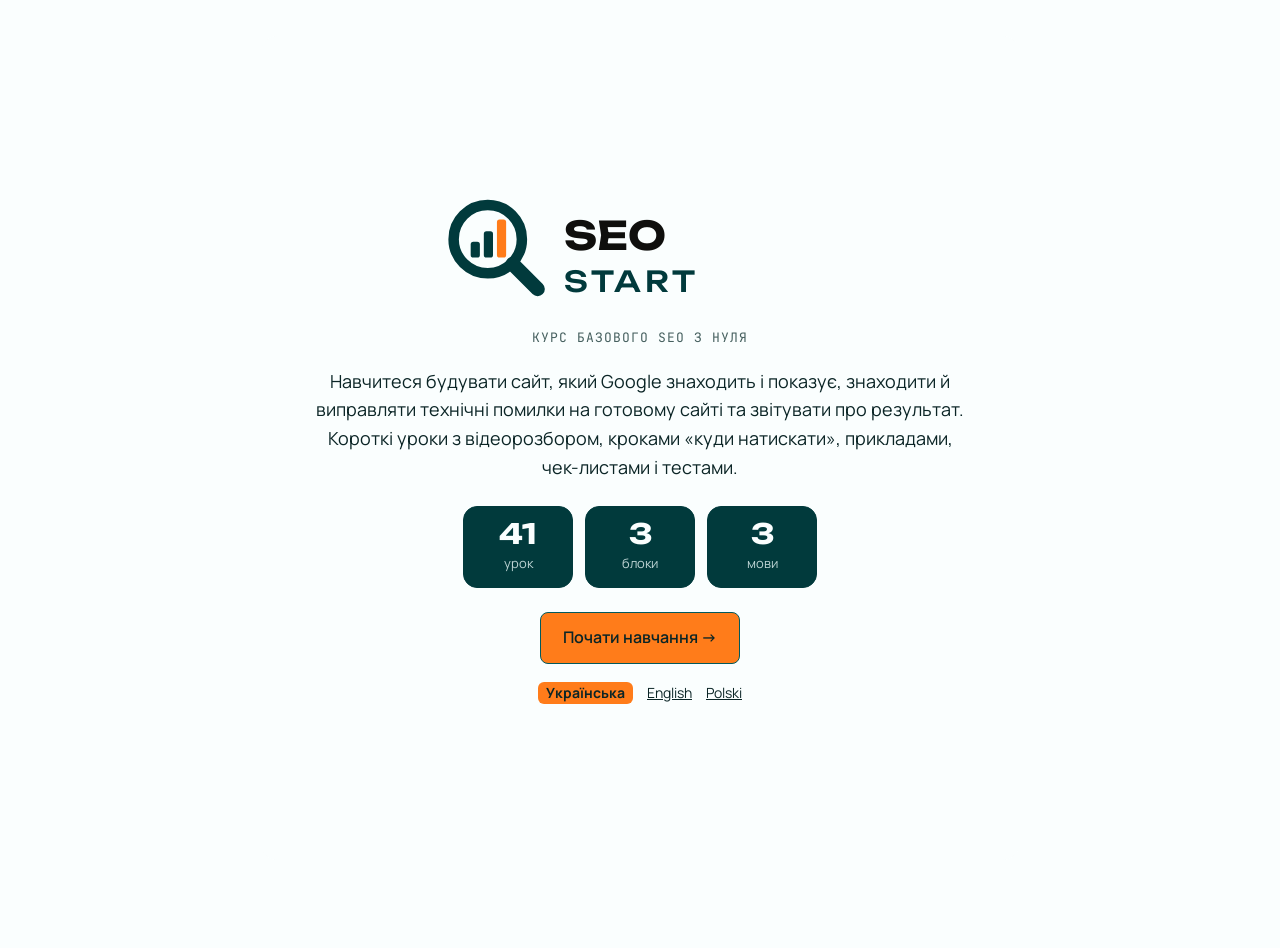
<file: index.html>
<!doctype html>
<html lang="uk">
<head>
<meta charset="utf-8">
<meta name="viewport" content="width=device-width, initial-scale=1, viewport-fit=cover">
<title>SEO Start</title>
<meta name="description" content="Курс базового SEO українською: 41 практичний урок про індексацію, Search Console, GA4, Screaming Frog, Serpstat, Ahrefs, WordPress, GitHub і Vercel.">
<meta name="claude:viewport-fit-sides" content="cover">
<link rel="canonical" href="https://platformaseo.vercel.app/">
<link rel="alternate" hreflang="uk" href="https://platformaseo.vercel.app/">
<link rel="alternate" hreflang="en" href="https://platformaseo.vercel.app/en/">
<link rel="alternate" hreflang="pl" href="https://platformaseo.vercel.app/pl/">
<link rel="alternate" hreflang="x-default" href="https://platformaseo.vercel.app/">
<link rel="preconnect" href="https://fonts.googleapis.com">
<link rel="stylesheet" href="https://fonts.googleapis.com/css2?family=Unbounded:wght@500;700&family=Manrope:wght@400;500;600;700&family=JetBrains+Mono:wght@400;600&display=swap">
<link rel="icon" href="favicon.svg" type="image/svg+xml">
<link rel="stylesheet" href="app.css">
</head>
<body>
<div class="app">
  <aside class="side" id="side">
    <a class="brand" href="#home"><img class="logo" src="logo.svg" alt="SEO Start" width="160" height="48"></a>
    <div class="langs" id="langs"></div>
    <div class="sp"><span id="ptxt"></span><div class="bar"><i id="pbar"></i></div></div>
    <nav id="nav"></nav>
  </aside>
  <main>
    <button class="btn menu" id="menu" type="button" aria-controls="side">☰</button>
    <div class="wrap" id="view"></div>
  </main>
</div>
<script>window.LANG = 'uk'; window.ROOT = '';</script>
<script src="c1.js" charset="utf-8"></script>
<script src="c2.js" charset="utf-8"></script>
<script src="c3.js" charset="utf-8"></script>
<script src="c4.js" charset="utf-8"></script>
<script src="old.js" charset="utf-8"></script>
<script src="ill.js" charset="utf-8"></script>
<script src="app.js" charset="utf-8"></script>
</body>
</html>
</file>
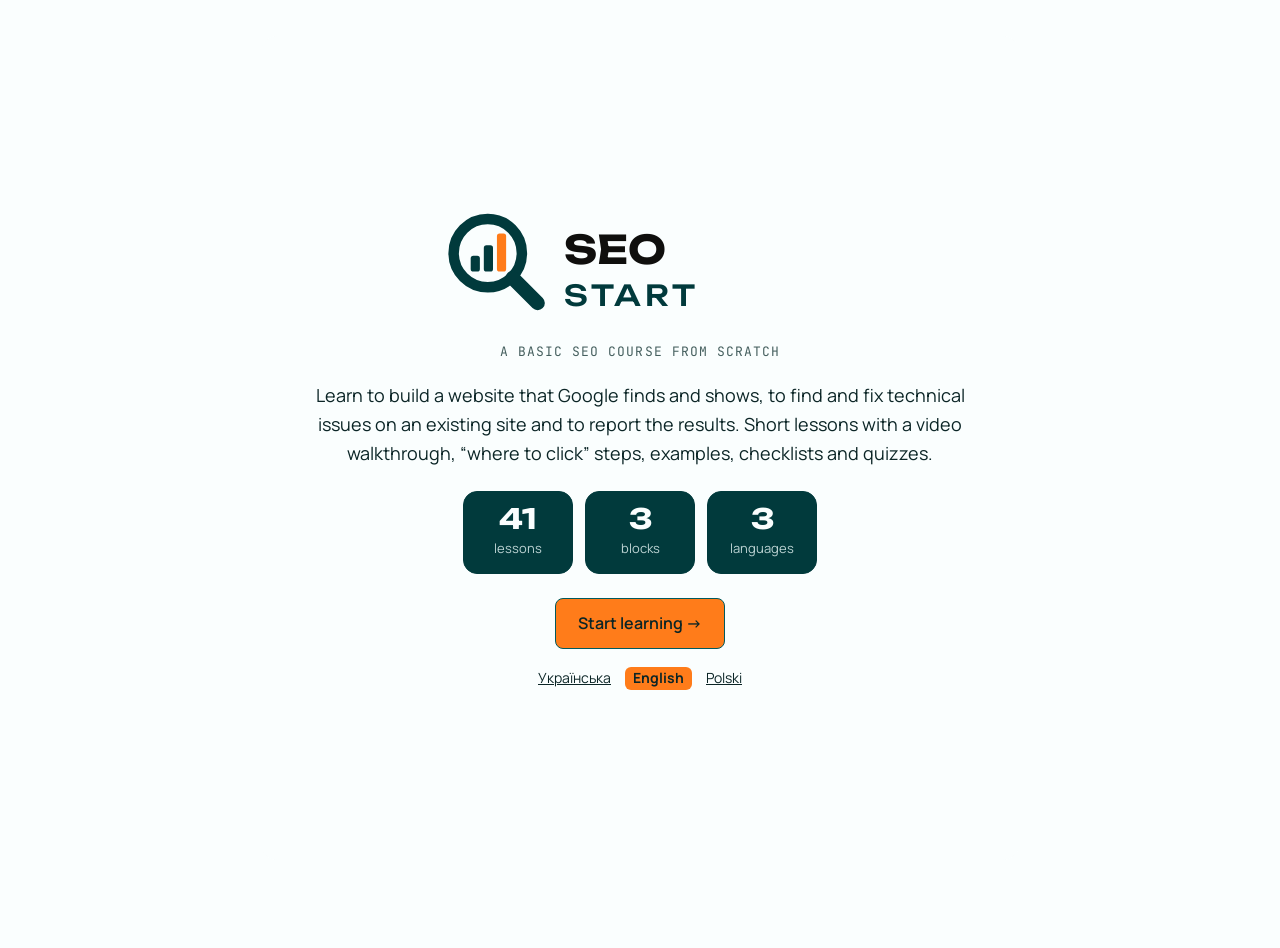
<file: en/index.html>
<!doctype html>
<html lang="en">
<head>
<meta charset="utf-8">
<meta name="viewport" content="width=device-width, initial-scale=1, viewport-fit=cover">
<title>SEO Start</title>
<meta name="description" content="A practical basic SEO course in English: 41 lessons on indexing, Search Console, GA4, Screaming Frog, Serpstat, Ahrefs, WordPress, GitHub and Vercel.">
<meta name="claude:viewport-fit-sides" content="cover">
<link rel="canonical" href="https://platformaseo.vercel.app/en/">
<link rel="alternate" hreflang="uk" href="https://platformaseo.vercel.app/">
<link rel="alternate" hreflang="en" href="https://platformaseo.vercel.app/en/">
<link rel="alternate" hreflang="pl" href="https://platformaseo.vercel.app/pl/">
<link rel="alternate" hreflang="x-default" href="https://platformaseo.vercel.app/">
<link rel="preconnect" href="https://fonts.googleapis.com">
<link rel="stylesheet" href="https://fonts.googleapis.com/css2?family=Unbounded:wght@500;700&family=Manrope:wght@400;500;600;700&family=JetBrains+Mono:wght@400;600&display=swap">
<link rel="icon" href="../favicon.svg" type="image/svg+xml">
<link rel="stylesheet" href="../app.css">
</head>
<body>
<div class="app">
  <aside class="side" id="side">
    <a class="brand" href="#home"><img class="logo" src="../logo.svg" alt="SEO Start" width="160" height="48"></a>
    <div class="langs" id="langs"></div>
    <div class="sp"><span id="ptxt"></span><div class="bar"><i id="pbar"></i></div></div>
    <nav id="nav"></nav>
  </aside>
  <main>
    <button class="btn menu" id="menu" type="button" aria-controls="side">☰</button>
    <div class="wrap" id="view"></div>
  </main>
</div>
<script>window.LANG = 'en'; window.ROOT = '../';</script>
<script src="c1.js" charset="utf-8"></script>
<script src="c2.js" charset="utf-8"></script>
<script src="c3.js" charset="utf-8"></script>
<script src="c4.js" charset="utf-8"></script>
<script src="ill.js" charset="utf-8"></script>
<script src="../app.js" charset="utf-8"></script>
</body>
</html>
</file>
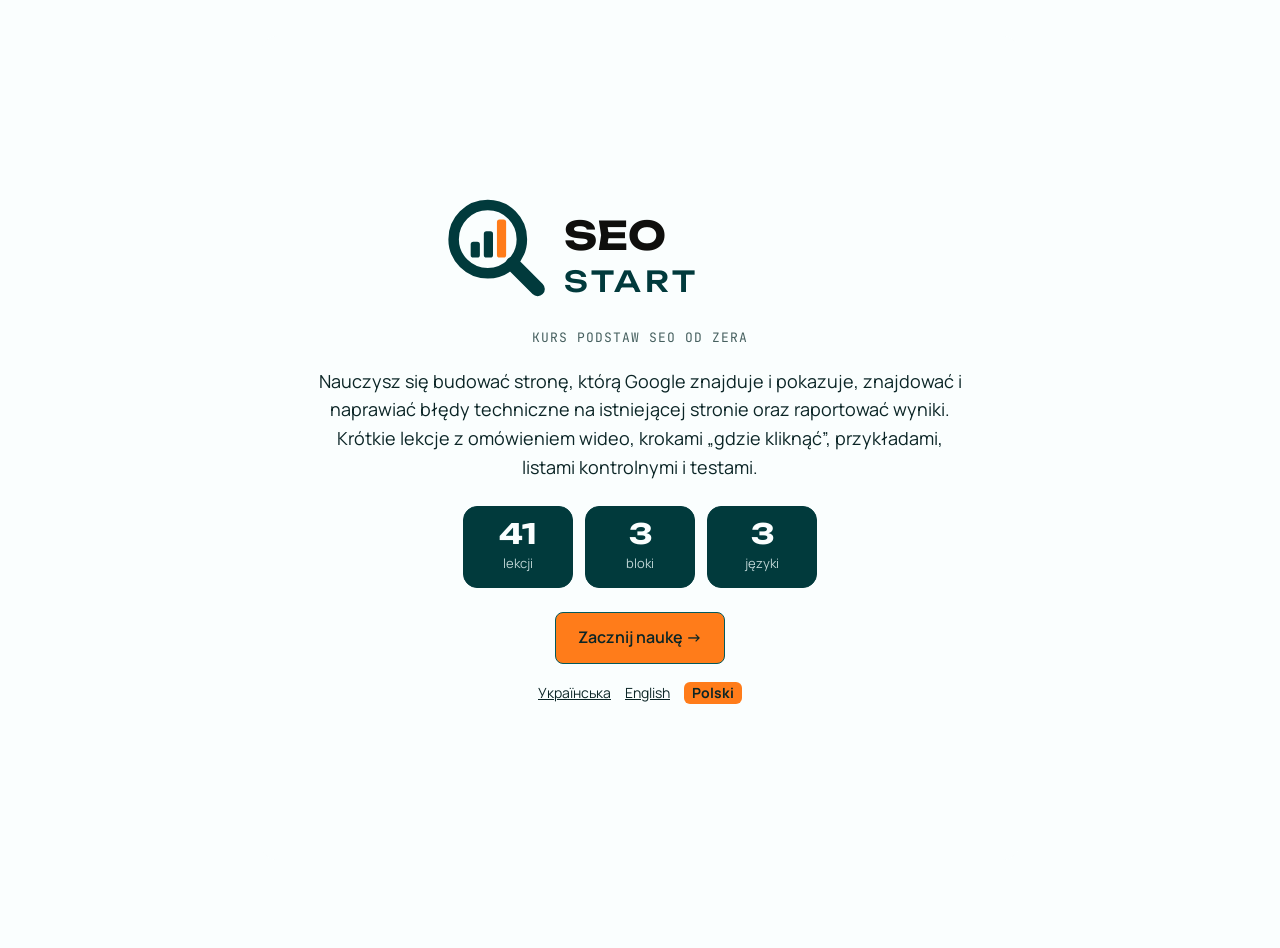
<file: pl/index.html>
<!doctype html>
<html lang="pl">
<head>
<meta charset="utf-8">
<meta name="viewport" content="width=device-width, initial-scale=1, viewport-fit=cover">
<title>SEO Start</title>
<meta name="description" content="Praktyczny kurs podstaw SEO po polsku: 41 lekcji o indeksowaniu, Search Console, GA4, Screaming Frog, Serpstat, Ahrefs, WordPressie, GitHub i Vercel.">
<meta name="claude:viewport-fit-sides" content="cover">
<link rel="canonical" href="https://platformaseo.vercel.app/pl/">
<link rel="alternate" hreflang="uk" href="https://platformaseo.vercel.app/">
<link rel="alternate" hreflang="en" href="https://platformaseo.vercel.app/en/">
<link rel="alternate" hreflang="pl" href="https://platformaseo.vercel.app/pl/">
<link rel="alternate" hreflang="x-default" href="https://platformaseo.vercel.app/">
<link rel="preconnect" href="https://fonts.googleapis.com">
<link rel="stylesheet" href="https://fonts.googleapis.com/css2?family=Unbounded:wght@500;700&family=Manrope:wght@400;500;600;700&family=JetBrains+Mono:wght@400;600&display=swap">
<link rel="icon" href="../favicon.svg" type="image/svg+xml">
<link rel="stylesheet" href="../app.css">
</head>
<body>
<div class="app">
  <aside class="side" id="side">
    <a class="brand" href="#home"><img class="logo" src="../logo.svg" alt="SEO Start" width="160" height="48"></a>
    <div class="langs" id="langs"></div>
    <div class="sp"><span id="ptxt"></span><div class="bar"><i id="pbar"></i></div></div>
    <nav id="nav"></nav>
  </aside>
  <main>
    <button class="btn menu" id="menu" type="button" aria-controls="side">☰</button>
    <div class="wrap" id="view"></div>
  </main>
</div>
<script>window.LANG = 'pl'; window.ROOT = '../';</script>
<script src="c1.js" charset="utf-8"></script>
<script src="c2.js" charset="utf-8"></script>
<script src="c3.js" charset="utf-8"></script>
<script src="c4.js" charset="utf-8"></script>
<script src="ill.js" charset="utf-8"></script>
<script src="../app.js" charset="utf-8"></script>
</body>
</html>
</file>
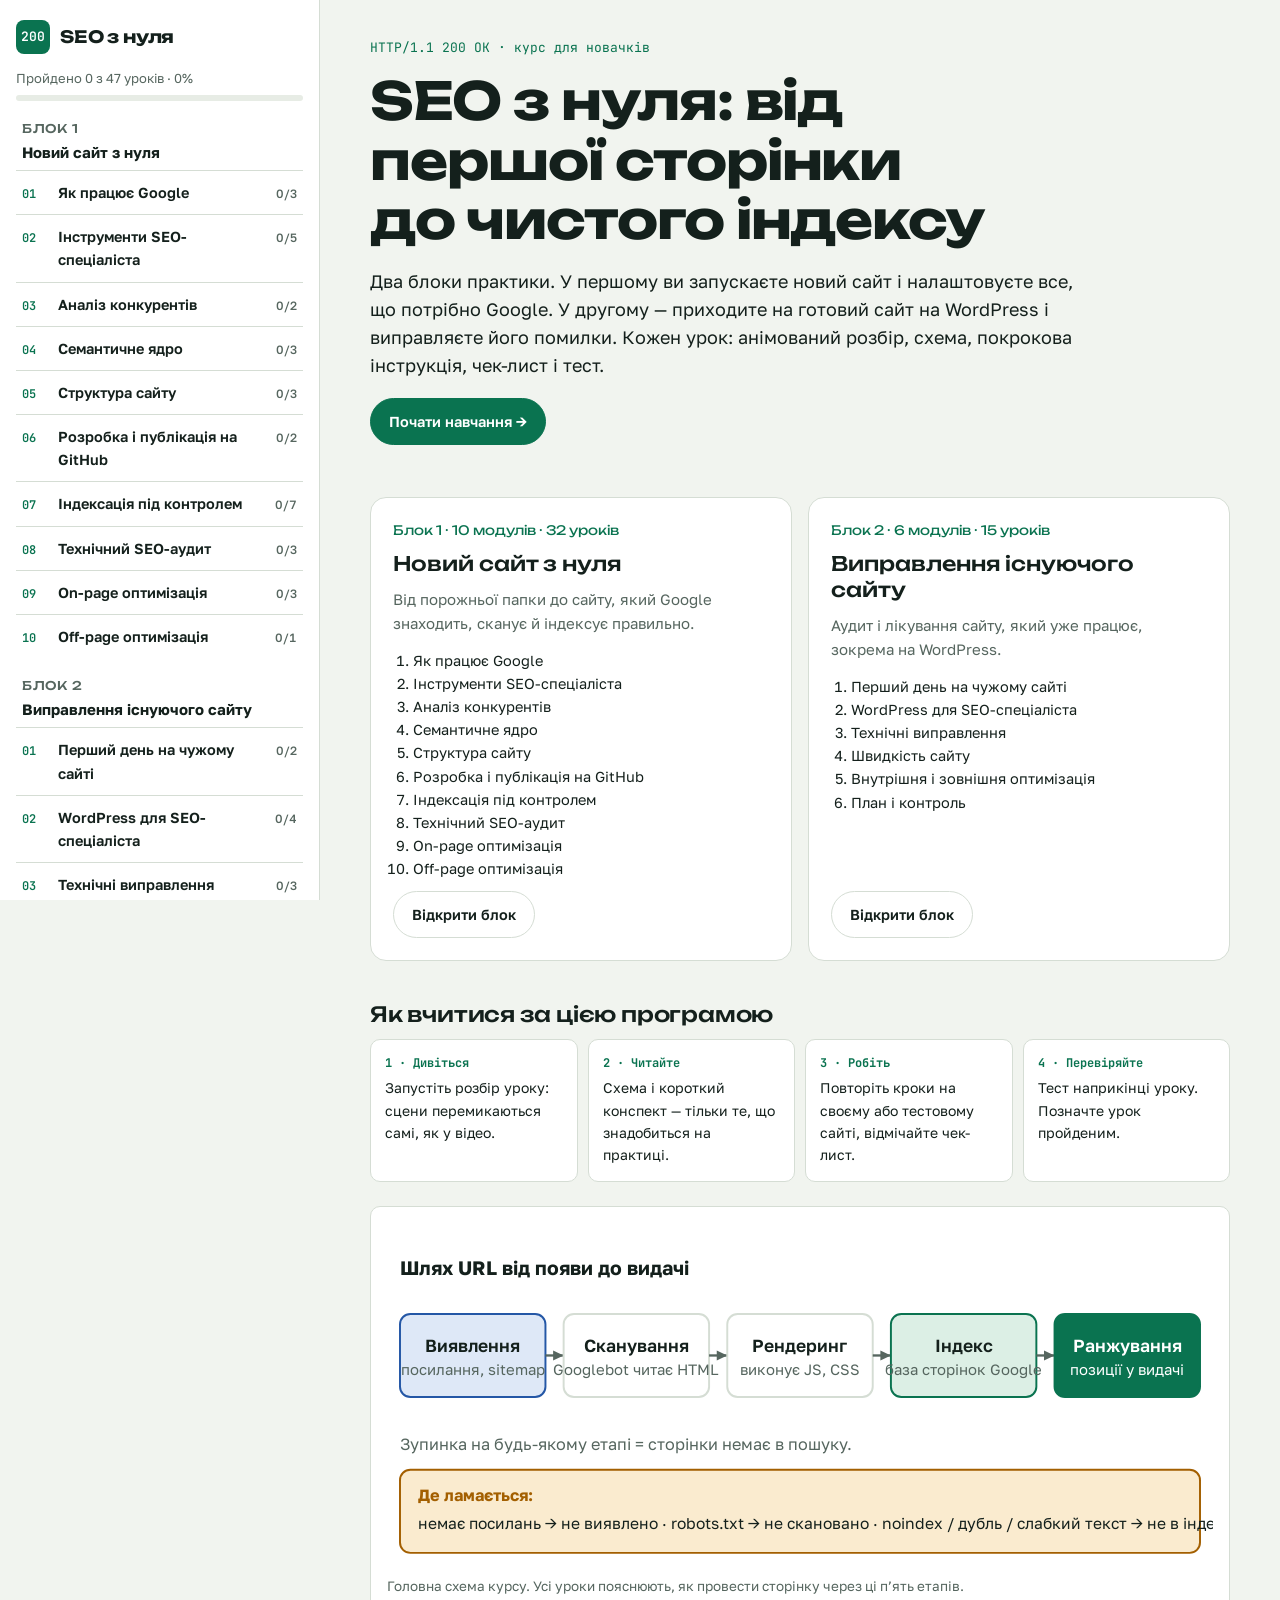
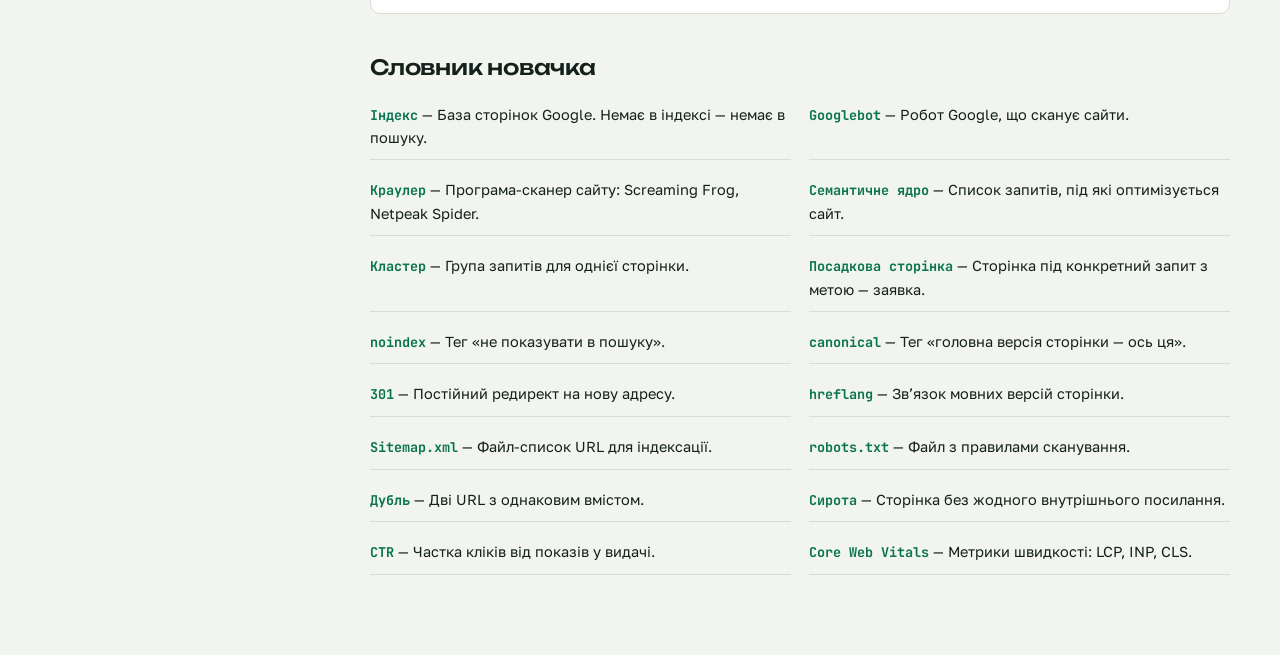
<file: SEO з нуля.html>
<!doctype html><html><head><meta charset=utf8><meta name=viewport content="width=device-width,initial-scale=1"><style>:root{color-scheme:light}body{margin:0;padding:0;font:14px -apple-system,BlinkMacSystemFont,sans-serif;background:#fff;color:#000}img{max-width:100%}[hidden]:not([hidden=until-found i]){display:none!important}</style></head><body>
<title>SEO з нуля</title>
<meta name="claude:viewport-fit-sides" content="cover">
<link rel="preconnect" href="https://fonts.googleapis.com">
<link rel="stylesheet" href="https://fonts.googleapis.com/css2?family=Unbounded:wght@500;700&family=Golos+Text:wght@400;500;600;700&family=JetBrains+Mono:wght@400;600&display=swap">
<style>
/* Layout: курс як "лабораторний журнал" — карта курсу зліва, урок справа: відеоплеєр-розбір → ілюстрація → теорія → кроки → чек-лист → тест */
:root{
  --bg:#F1F4EF; --surface:#FFFFFF; --sunk:#E7ECE5; --ink:#14201C; --muted:#56665F; --line:#D5DDD4;
  --accent:#0A7350; --accent-ink:#FFFFFF; --accent-soft:#DCEFE5;
  --warn:#A35F00; --warn-soft:#FAEBCF; --bad:#B3261E; --bad-soft:#F8DEDA; --info:#2457A6; --info-soft:#DEE8F7;
  --code-bg:#10201A; --code-fg:#D6E9DE; --code-key:#7FE0B0; --code-str:#F2C46D; --code-com:#7C978B;
  --f-display:"Unbounded", "Golos Text", system-ui, sans-serif;
  --f-body:"Golos Text", system-ui, -apple-system, "Segoe UI", sans-serif;
  --f-mono:"JetBrains Mono", ui-monospace, "SFMono-Regular", Consolas, monospace;
  --r:10px;
}
@media (prefers-color-scheme: dark){:root:not([data-theme="light"]){
  --bg:#0D1412; --surface:#15201C; --sunk:#1B2824; --ink:#E3ECE7; --muted:#93A59C; --line:#27362F;
  --accent:#43C690; --accent-ink:#06140E; --accent-soft:#12352A;
  --warn:#E6A640; --warn-soft:#3A2B10; --bad:#F2766B; --bad-soft:#3D1B18; --info:#7EA8F0; --info-soft:#17284A;
  --code-bg:#08110E; --code-fg:#D6E9DE; color-scheme:dark }}
:root[data-theme="dark"]{
  --bg:#0D1412; --surface:#15201C; --sunk:#1B2824; --ink:#E3ECE7; --muted:#93A59C; --line:#27362F;
  --accent:#43C690; --accent-ink:#06140E; --accent-soft:#12352A;
  --warn:#E6A640; --warn-soft:#3A2B10; --bad:#F2766B; --bad-soft:#3D1B18; --info:#7EA8F0; --info-soft:#17284A;
  --code-bg:#08110E; --code-fg:#D6E9DE; color-scheme:dark }

*{box-sizing:border-box}
html,body{height:100%}
body{background:var(--bg);color:var(--ink);font-family:var(--f-body);font-size:16px;line-height:1.6;}
body::before{content:"";position:fixed;inset:0 0 auto;height:env(safe-area-inset-top,0px);z-index:30;background:var(--surface)}
a{color:var(--accent)}
code{font-family:var(--f-mono);font-size:.86em;background:var(--sunk);padding:.1em .35em;border-radius:4px;overflow-wrap:anywhere}
button{font:inherit;color:inherit;cursor:pointer}
:focus-visible{outline:2px solid var(--accent);outline-offset:2px}

.app{display:grid;grid-template-columns:320px minmax(0,1fr);min-height:100%}
.side{position:sticky;top:env(safe-area-inset-top,0px);height:calc(100vh - env(safe-area-inset-top,0px));overflow:auto;background:var(--surface);border-right:1px solid var(--line);padding:20px 16px 40px max(16px,env(safe-area-inset-left,0px))}
.brand{display:flex;align-items:center;gap:10px;text-decoration:none;color:var(--ink);margin-bottom:6px}
.brand-mark{width:34px;height:34px;border-radius:8px;background:var(--accent);color:var(--accent-ink);display:grid;place-items:center;font-family:var(--f-mono);font-weight:600;font-size:13px}
.brand b{font-family:var(--f-display);font-weight:700;font-size:17px;letter-spacing:-.01em}
.prog{margin:14px 0 18px;font-size:13px;color:var(--muted)}
.bar{height:6px;background:var(--sunk);border-radius:99px;overflow:hidden;margin-top:6px}
.bar i{display:block;height:100%;background:var(--accent);width:0;transition:width .4s}
.blk{margin-top:18px}
.blk-h{font-family:var(--f-display);font-size:12px;font-weight:500;letter-spacing:.06em;text-transform:uppercase;color:var(--muted);padding:0 6px 6px}
.blk-h span{display:block;font-family:var(--f-body);text-transform:none;letter-spacing:0;font-size:15px;font-weight:700;color:var(--ink);margin-top:2px}
details.mod{border-top:1px solid var(--line)}
details.mod summary{list-style:none;cursor:pointer;padding:10px 6px;font-weight:600;font-size:14.5px;display:flex;gap:8px;align-items:baseline}
details.mod summary::-webkit-details-marker{display:none}
details.mod summary .n{font-family:var(--f-mono);font-size:12px;color:var(--accent);min-width:28px}
details.mod summary .c{margin-left:auto;font-size:12px;color:var(--muted);font-weight:500;font-variant-numeric:tabular-nums}
.les{display:flex;gap:8px;align-items:flex-start;padding:7px 8px 7px 40px;font-size:14px;color:var(--ink);text-decoration:none;border-radius:6px;line-height:1.4}
.les:hover{background:var(--sunk)}
.les.on{background:var(--accent-soft);font-weight:600}
.les .dot{flex:none;width:14px;height:14px;margin-top:2px;border-radius:50%;border:1.5px solid var(--line)}
.les.done .dot{background:var(--accent);border-color:var(--accent);box-shadow:inset 0 0 0 3px var(--surface)}

.main{min-width:0;padding-block:28px 80px;padding-left:max(16px,env(safe-area-inset-left,0px));padding-right:max(16px,env(safe-area-inset-right,0px))}
.wrap{max-width:860px;margin:0 auto}
.topbar{display:none}
.crumbs{font-size:13px;color:var(--muted);display:flex;flex-wrap:wrap;gap:6px;margin-bottom:10px}
.crumbs b{color:var(--accent);font-weight:600}
h1{font-family:var(--f-display);font-weight:700;font-size:clamp(26px,3.6vw,38px);line-height:1.15;letter-spacing:-.02em;margin:0 0 12px;text-wrap:balance}
h2{font-family:var(--f-display);font-weight:500;font-size:21px;line-height:1.25;margin:40px 0 12px;letter-spacing:-.01em;text-wrap:balance}
h3{font-size:17px;margin:24px 0 8px}
.meta{display:flex;flex-wrap:wrap;gap:8px;margin-bottom:20px}
.chip{font-size:12.5px;padding:3px 10px;border-radius:99px;background:var(--sunk);color:var(--muted);font-weight:500}
.chip.t{background:var(--info-soft);color:var(--info)}
.lead{font-size:18px;line-height:1.55;max-width:66ch;color:var(--ink)}
.prose p,.prose li{max-width:68ch}
.prose ul{padding-left:20px}
.prose li{margin:4px 0}

/* Відеоплеєр-розбір */
.player{background:var(--code-bg);color:var(--code-fg);border-radius:14px;overflow:hidden;margin:22px 0 8px}
.pl-head{display:flex;align-items:center;gap:10px;padding:10px 14px;font-size:12.5px;font-family:var(--f-mono);color:#9DB8AB;border-bottom:1px solid #22362D}
.pl-head .rec{width:8px;height:8px;border-radius:50%;background:#F2766B}
.pl-stage{display:grid;grid-template-columns:minmax(0,1.25fr) minmax(0,1fr);gap:0;min-height:300px}
.pl-ill{background:var(--surface);display:grid;place-items:center;padding:14px;min-width:0}
.pl-ill svg{width:100%;height:auto;max-height:300px}
.pl-txt{padding:22px 22px 18px;display:flex;flex-direction:column;gap:10px;min-width:0}
.pl-scene{font-family:var(--f-mono);font-size:12px;color:var(--code-key)}
.pl-title{font-family:var(--f-display);font-size:19px;line-height:1.3;color:#fff}
.pl-desc{font-size:15px;line-height:1.55;color:#C7DBD0}
.pl-ctrl{display:flex;align-items:center;gap:12px;padding:10px 14px;border-top:1px solid #22362D}
.pl-btn{width:38px;height:38px;border-radius:50%;border:0;background:var(--code-key);color:#06140E;display:grid;place-items:center;flex:none}
.pl-btn svg{width:16px;height:16px}
.pl-track{flex:1;display:flex;gap:4px;min-width:0}
.pl-track button{flex:1;height:6px;border:0;border-radius:3px;background:#2A4237;padding:0;position:relative;overflow:hidden}
.pl-track button i{position:absolute;inset:0;width:0;background:var(--code-key)}
.pl-time{font-family:var(--f-mono);font-size:12px;color:#9DB8AB;font-variant-numeric:tabular-nums;flex:none}
.pl-yt{font-size:13px;color:var(--muted);margin:0 0 6px}

/* Ілюстрації */
figure.ill{margin:24px 0;background:var(--surface);border:1px solid var(--line);border-radius:var(--r);padding:16px;overflow-x:auto}
figure.ill svg{display:block;width:100%;min-width:520px;height:auto}
figure.ill figcaption{font-size:13.5px;color:var(--muted);margin-top:10px}
.svg-t{font-family:var(--f-body)}

/* Блоки */
.steps{counter-reset:s;list-style:none;padding:0;margin:0;display:grid;gap:10px}
.steps li{counter-increment:s;display:grid;grid-template-columns:36px minmax(0,1fr);gap:12px;background:var(--surface);border:1px solid var(--line);border-radius:var(--r);padding:14px}
.steps li::before{content:counter(s);width:30px;height:30px;border-radius:50%;background:var(--accent);color:var(--accent-ink);font-family:var(--f-mono);font-weight:600;font-size:14px;display:grid;place-items:center}
.steps b{display:block;margin-bottom:2px}
.steps p{margin:0;color:var(--ink)}
.note{border-radius:var(--r);padding:14px 16px;margin:18px 0;display:grid;grid-template-columns:auto minmax(0,1fr);gap:10px;align-items:start;font-size:15px}
.note .ic{font-family:var(--f-mono);font-size:11px;font-weight:600;letter-spacing:.06em;text-transform:uppercase;padding:2px 8px;border-radius:4px;margin-top:3px}
.note.tip{background:var(--accent-soft)} .note.tip .ic{background:var(--accent);color:var(--accent-ink)}
.note.warn{background:var(--warn-soft)} .note.warn .ic{background:var(--warn);color:var(--surface)}
.note.bad{background:var(--bad-soft)} .note.bad .ic{background:var(--bad);color:var(--surface)}
.note p{margin:0}
.tbl{overflow-x:auto;margin:16px 0;border:1px solid var(--line);border-radius:var(--r);background:var(--surface)}
table{border-collapse:collapse;width:100%;font-size:14.5px;min-width:560px}
th,td{text-align:left;padding:10px 12px;border-bottom:1px solid var(--line);vertical-align:top}
th{font-size:12px;letter-spacing:.05em;text-transform:uppercase;color:var(--muted);background:var(--sunk);font-weight:600}
tr:last-child td{border-bottom:0}
td:first-child{font-weight:600}
pre.code{background:var(--code-bg);color:var(--code-fg);border-radius:var(--r);padding:16px;overflow-x:auto;font-family:var(--f-mono);font-size:13.5px;line-height:1.6;margin:16px 0}
pre.code .k{color:var(--code-key)} pre.code .s{color:var(--code-str)} pre.code .c{color:var(--code-com)}
.code-cap{font-family:var(--f-mono);font-size:12px;color:var(--muted);margin:16px 0 -10px}
.checklist{list-style:none;padding:0;margin:0;display:grid;gap:6px}
.checklist label{display:flex;gap:10px;align-items:flex-start;padding:9px 12px;border-radius:8px;background:var(--surface);border:1px solid var(--line);cursor:pointer}
.checklist input{margin-top:5px;accent-color:var(--accent);width:16px;height:16px;flex:none}
.checklist input:checked + span{color:var(--muted);text-decoration:line-through}
.tools{display:grid;grid-template-columns:repeat(auto-fill,minmax(220px,1fr));gap:10px;margin:14px 0}
.tool{background:var(--surface);border:1px solid var(--line);border-radius:var(--r);padding:12px 14px}
.tool b{display:block;font-size:15px}
.tool small{display:block;color:var(--muted);font-size:13px;margin-top:2px;line-height:1.45}
.tool .price{font-family:var(--f-mono);font-size:11px;color:var(--accent);text-transform:uppercase;letter-spacing:.05em}

.quiz{background:var(--surface);border:1px solid var(--line);border-radius:14px;padding:18px;margin-top:14px}
.quiz .q{font-weight:600;margin-bottom:12px}
.quiz .opts{display:grid;gap:8px}
.quiz .opt{text-align:left;padding:10px 14px;border-radius:8px;border:1.5px solid var(--line);background:var(--bg)}
.quiz .opt:hover{border-color:var(--accent)}
.quiz .opt.ok{border-color:var(--accent);background:var(--accent-soft)}
.quiz .opt.no{border-color:var(--bad);background:var(--bad-soft)}
.quiz .ex{margin-top:12px;font-size:15px}

.foot{display:flex;flex-wrap:wrap;gap:10px;justify-content:space-between;align-items:center;margin-top:48px;padding-top:20px;border-top:1px solid var(--line)}
.btn{display:inline-flex;align-items:center;gap:8px;padding:11px 18px;border-radius:99px;border:1.5px solid var(--line);background:var(--surface);text-decoration:none;color:var(--ink);font-weight:600;font-size:14.5px}
.btn.pri{background:var(--accent);border-color:var(--accent);color:var(--accent-ink)}
.btn.done{background:var(--accent-soft);border-color:var(--accent);color:var(--ink)}

/* Головна */
.hero{padding:10px 0 8px}
.hero h1{font-size:clamp(30px,5vw,52px)}
.hero .kicker{font-family:var(--f-mono);font-size:13px;color:var(--accent);margin-bottom:12px}
.blocks{display:grid;grid-template-columns:repeat(2,minmax(0,1fr));gap:16px;margin:28px 0}
.bcard{background:var(--surface);border:1px solid var(--line);border-radius:16px;padding:22px;display:flex;flex-direction:column;gap:10px;min-width:0}
.bcard .no{font-family:var(--f-display);font-size:13px;color:var(--accent)}
.bcard h3{font-family:var(--f-display);font-weight:500;font-size:20px;margin:0;line-height:1.3}
.bcard p{margin:0;color:var(--muted);font-size:15px}
.bcard ol{margin:4px 0 0;padding-left:20px;font-size:14.5px}
.bcard .btn{align-self:flex-start;margin-top:auto}
.how{display:grid;grid-template-columns:repeat(4,minmax(0,1fr));gap:10px}
.how div{background:var(--surface);border:1px solid var(--line);border-radius:var(--r);padding:14px;font-size:14px;min-width:0}
.how b{display:block;font-family:var(--f-mono);font-size:12px;color:var(--accent);margin-bottom:4px}
.gloss{display:grid;grid-template-columns:repeat(2,minmax(0,1fr));gap:8px 18px}
.gloss div{padding:10px 0;border-bottom:1px solid var(--line);font-size:14.5px;min-width:0}
.gloss b{font-family:var(--f-mono);font-size:13.5px;color:var(--accent)}

@media (max-width:900px){
  .app{grid-template-columns:minmax(0,1fr)}
  .side{position:fixed;inset:0 auto 0 0;width:min(340px,88vw);height:100%;z-index:40;transform:translateX(-102%);transition:transform .25s;padding-top:calc(20px + env(safe-area-inset-top,0px));box-shadow:0 0 40px rgba(0,0,0,.25)}
  .side.open{transform:none}
  .scrim{position:fixed;inset:0;background:rgba(0,0,0,.35);z-index:35}
  .topbar{display:flex;align-items:center;gap:10px;position:sticky;top:env(safe-area-inset-top,0px);z-index:20;background:var(--surface);border-bottom:1px solid var(--line);padding:10px max(16px,env(safe-area-inset-right,0px)) 10px max(16px,env(safe-area-inset-left,0px))}
  .topbar button{border:1px solid var(--line);background:var(--bg);border-radius:8px;padding:6px 12px;font-weight:600;font-size:14px}
  .topbar b{font-family:var(--f-display);font-size:15px}
  .main{padding-top:18px}
  .pl-stage{grid-template-columns:minmax(0,1fr)}
  .blocks,.gloss{grid-template-columns:minmax(0,1fr)}
  .how{grid-template-columns:repeat(2,minmax(0,1fr))}
}
@media (prefers-reduced-motion:reduce){*{transition:none!important;animation:none!important}}
</style>

<div class="topbar"><button id="menuBtn" aria-label="Відкрити зміст курсу">☰ Зміст</button><b>SEO з нуля</b></div>
<div class="app">
  <nav class="side" id="side" aria-label="Зміст курсу"></nav>
  <main class="main"><div class="wrap" id="view"></div></main>
</div>
<div class="scrim" id="scrim" hidden></div>
<script>
/* ===== Ілюстрації (SVG-схеми, кольори з токенів теми) ===== */
const K={n:['--surface','--line','--ink'],a:['--accent-soft','--accent','--ink'],d:['--accent','--accent','--accent-ink'],w:['--warn-soft','--warn','--ink'],b:['--bad-soft','--bad','--ink'],i:['--info-soft','--info','--ink'],s:['--sunk','--line','--ink']};
const v=n=>`var(${n})`;
function svg(w,h,inner,label){return `<svg viewBox="0 0 ${w} ${h}" class="svg-t" role="img" aria-label="${label||''}" xmlns="http://www.w3.org/2000/svg">${inner}</svg>`}
function T(x,y,s,o={}){const size=o.size||13,wt=o.w||400,c=o.c||'--ink',a=o.a||'start',f=o.mono?'font-family:var(--f-mono);':'';return `<text x="${x}" y="${y}" text-anchor="${a}" style="${f}font-size:${size}px;font-weight:${wt};fill:${v(c)}">${s}</text>`}
function R(x,y,w,h,k='n',r=8,extra=''){const c=K[k];return `<rect x="${x}" y="${y}" width="${w}" height="${h}" rx="${r}" style="fill:${v(c[0])};stroke:${v(c[1])};stroke-width:1.5${extra}"/>`}
function B(x,y,w,h,label,sub,k='n',size=14){const c=K[k];let s=R(x,y,w,h,k);const cy=sub?y+h/2-3:y+h/2+5;s+=T(x+w/2,cy,label,{size,w:600,c:c[2],a:'middle'});if(sub)s+=T(x+w/2,y+h/2+15,sub,{size:11.5,c:k==='d'?'--accent-ink':'--muted',a:'middle'});return s}
function A(x1,y1,x2,y2,c='--muted',dash){const ang=Math.atan2(y2-y1,x2-x1),L=9;const p1=[x2-L*Math.cos(ang-0.45),y2-L*Math.sin(ang-0.45)],p2=[x2-L*Math.cos(ang+0.45),y2-L*Math.sin(ang+0.45)];return `<line x1="${x1}" y1="${y1}" x2="${x2}" y2="${y2}" style="stroke:${v(c)};stroke-width:1.8${dash?';stroke-dasharray:5 4':''}"/><polygon points="${x2},${y2} ${p1[0].toFixed(1)},${p1[1].toFixed(1)} ${p2[0].toFixed(1)},${p2[1].toFixed(1)}" style="fill:${v(c)}"/>`}
function L(x1,y1,x2,y2,c='--line',w=1.5,dash){return `<line x1="${x1}" y1="${y1}" x2="${x2}" y2="${y2}" style="stroke:${v(c)};stroke-width:${w}${dash?';stroke-dasharray:4 4':''}"/>`}
function C(cx,cy,r,k='n'){const c=K[k];return `<circle cx="${cx}" cy="${cy}" r="${r}" style="fill:${v(c[0])};stroke:${v(c[1])};stroke-width:1.5"/>`}

const ILL={
pipeline(){let s='';const st=[['Виявлення','посилання, sitemap','i'],['Сканування','Googlebot читає HTML','n'],['Рендеринг','виконує JS, CSS','n'],['Індекс','база сторінок Google','a'],['Ранжування','позиції у видачі','d']];
 st.forEach((q,i)=>{const x=10+i*126;s+=B(x,70,112,64,q[0],q[1],q[2],13.5);if(i<4)s+=A(x+112,102,x+126,102)});
 s+=T(10,40,'Шлях URL від появи до видачі',{size:15,w:700});
 s+=T(10,175,'Зупинка на будь-якому етапі = сторінки немає в пошуку.',{size:12.5,c:'--muted'});
 s+=R(10,190,616,64,'w',8);s+=T(24,214,'Де ламається:',{size:12.5,w:700,c:'--warn'});
 s+=T(24,236,'немає посилань → не виявлено · robots.txt → не скановано · noindex / дубль / слабкий текст → не в індексі',{size:12});
 return svg(636,264,s,'Етапи: виявлення, сканування, рендеринг, індекс, ранжування')},
url(){let s='';const parts=[['https://','Протокол','i',70],['www.mosty.com.ua','Домен','a',150],['/uslugy/pereklad-dokumentiv/','Шлях (path)','n',236],['?utm_source=fb','Параметр','w',120],['#ціна','Фрагмент','s',62]];
 s+=R(10,30,620,56,'s',28);let x=28;
 parts.forEach(p=>{s+=T(x,64,p[0],{size:13,mono:1,c:K[p[2]][1]==='--line'?'--muted':K[p[2]][1]});s+=L(x,92,x,118,K[p[2]][1]);s+=T(x,134,p[1],{size:12,w:600});x+=p[3]*0.83});
 s+=T(10,175,'Правила хорошого URL',{size:14,w:700});
 const r=['латиниця, нижній регістр, дефіси замість пробілів','коротко й зрозуміло: /pereklad-dokumentiv/','одна версія: https + з www або без — інші 301-редирект','параметри (?utm, ?sort) не мають створювати дублі в індексі'];
 r.forEach((t,i)=>{s+=C(18,197+i*22,4,'d');s+=T(30,201+i*22,t,{size:12.5})});
 return svg(640,282,s,'Анатомія URL')},
status(){let s='';const c=[['2xx','Успіх','200 OK — сторінка є','a'],['3xx','Редирект','301 назавжди, 302 тимчасово','i'],['4xx','Помилка клієнта','404 нема, 410 видалено','w'],['5xx','Помилка сервера','500, 502, 503 — сайт падає','b']];
 c.forEach((q,i)=>{const x=10+i*157;s+=R(x,20,145,170,q[3],10);s+=T(x+16,62,q[0],{size:30,w:700,c:K[q[3]][1]});s+=T(x+16,92,q[1],{size:13.5,w:700});s+=T(x+16,116,q[2].split(' — ')[0],{size:12});if(q[2].split(' — ')[1])s+=T(x+16,134,q[2].split(' — ')[1],{size:12,c:'--muted'})});
 s+=T(10,218,'Googlebot бачить код раніше, ніж текст сторінки. Код вирішує, що буде з URL в індексі.',{size:12.5,c:'--muted'});
 return svg(640,230,s,'Групи кодів відповіді сервера')},
tree(){let s='';s+=B(250,14,140,44,'Головна','/','d');
 const l1=[['Послуги','/uslugy/',40],['Мови','/movy/',190],['Блог','/blog/',340],['Контакти','/kontakty/',490]];
 l1.forEach(q=>{s+=L(320,58,q[2]+55,92,'--muted');s+=B(q[2],92,110,44,q[0],q[1],'a')});
 const l2=[['Нотаріальний','/uslugy/notarialnyi/',0],['Присяжний','/uslugy/prysiazhnyi/',118],['Англійська','/movy/angliiska/',236],['Стаття','/blog/apostyl/',354]];
 const par=[95,95,245,395];l2.forEach((q,i)=>{s+=L(par[i],136,q[2]+64,172,'--muted');s+=B(q[2]+10,172,108,44,q[0],q[1].split('/').slice(-2,-1)[0],'n',12.5)});
 s+=B(500,172,120,44,'Політика','noindex? ні','s',12.5);s+=L(545,136,560,172,'--muted',1.5,1);
 [['1 клік',36],['2 кліки',114],['3 кліки',194]].forEach(q=>s+=T(632,q[1],q[0],{size:11,c:'--muted',a:'end',mono:1}));
 s+=T(10,248,'Кожна важлива сторінка — не глибше 3 кліків від головної, URL повторює ієрархію.',{size:12.5,c:'--muted'});
 return svg(640,260,s,'Дерево структури сайту')},
gsc(sel){sel=sel||'Сторінки';let s='';s+=R(0,0,640,300,'n',10);s+=R(0,0,640,40,'s',10);s+=T(16,25,'Google Search Console',{size:13,w:700});s+=R(200,10,260,22,'n',11);s+=T(212,25,'Перевірити будь-яку URL-адресу',{size:11,c:'--muted'});
 const nav=['Огляд','Ефективність','Перевірка URL','Сторінки','Відео-сторінки','Файли Sitemap','Вилучення','Основні веб-показники','Посилання','Налаштування'];
 nav.forEach((n,i)=>{const y=56+i*23;if(n===sel)s+=R(8,y-15,160,22,'a',11);s+=T(22,y,n,{size:12,w:n===sel?700:400})});
 s+=T(190,70,sel,{size:16,w:700});
 if(sel==='Сторінки'){s+=R(190,84,200,60,'a',8);s+=T(204,106,'Проіндексовано',{size:12});s+=T(204,132,'126',{size:22,w:700,c:'--accent'});s+=R(400,84,220,60,'s',8);s+=T(414,106,'Не проіндексовано',{size:12});s+=T(414,132,'48',{size:22,w:700,c:'--muted'});
  const rows=[['Сторінка з переадресацією','17'],['Виключено тегом noindex','12'],['Дублікат: Google вибрав іншу канонічну','9'],['Проскановано, наразі не проіндексовано','6'],['Не знайдено (404)','4']];
  rows.forEach((r,i)=>{const y=172+i*24;s+=L(190,y+8,620,y+8);s+=T(196,y,r[0],{size:12});s+=T(612,y,r[1],{size:12,w:600,a:'end',mono:1})})}
 else if(sel==='Файли Sitemap'){s+=R(190,84,430,44,'s',8);s+=T(204,111,'https://site.com/ sitemap.xml',{size:12,mono:1});s+=R(540,92,70,28,'d',14);s+=T(575,111,'Надіслати',{size:11,w:600,c:'--accent-ink',a:'middle'});
  s+=T(190,160,'Надіслані файли Sitemap',{size:13,w:700});[['sitemap.xml','Успішно','128'],['post-sitemap.xml','Успішно','42']].forEach((r,i)=>{const y=186+i*26;s+=T(196,y,r[0],{size:12,mono:1});s+=T(420,y,r[1],{size:12,c:'--accent',w:600});s+=T(612,y,r[2],{size:12,a:'end',mono:1});s+=L(190,y+9,620,y+9)})}
 else if(sel==='Перевірка URL'){s+=R(190,84,430,80,'a',8);s+=T(206,108,'URL-адреса є в Google',{size:14,w:700,c:'--accent'});s+=T(206,130,'Сторінка проіндексована. Канонічна вказана користувачем ✓',{size:12});s+=R(470,138,140,20,'d',10);s+=T(540,152,'ПЕРЕВІРИТИ АКТИВНУ URL',{size:9.5,w:700,c:'--accent-ink',a:'middle'});
  [['Виявлення','Файли Sitemap: sitemap.xml'],['Сканування','Сканування дозволено? Так'],['Індексування','Індексування дозволено? Так'],['Канонічна','user: …/uslugy/ · Google: та сама']].forEach((r,i)=>{const y=192+i*24;s+=T(196,y,r[0],{size:12,w:600});s+=T(320,y,r[1],{size:12,c:'--muted'});s+=L(190,y+8,620,y+8)});
  s+=R(470,276,140,18,'s',9);s+=T(540,289,'Надіслати запит на індекс.',{size:9.5,a:'middle'})}
 else if(sel==='Вилучення'){s+=R(190,90,160,32,'d',16);s+=T(270,111,'+ НОВИЙ ЗАПИТ',{size:11,w:700,c:'--accent-ink',a:'middle'});s+=T(190,152,'Тимчасове вилучення ≈ 6 місяців. Це не замінює noindex!',{size:12,c:'--warn',w:600});[['…/test-page/','Вилучено'],['…/old-price/','Обробляється']].forEach((r,i)=>{const y=186+i*26;s+=T(196,y,r[0],{size:12,mono:1});s+=T(612,y,r[1],{size:12,a:'end'});s+=L(190,y+9,620,y+9)})}
 else if(sel==='Ефективність'){s+=T(190,96,'Кліки 1,2 тис.   Покази 48 тис.   CTR 2,5%   Позиція 18,4',{size:12,w:600});let p='';for(let i=0;i<20;i++){const x=190+i*22,y=230-(40+30*Math.sin(i/3)+i*3);p+=(i?'L':'M')+x+','+y.toFixed(0)}s+=`<path d="${p}" style="fill:none;stroke:var(--info);stroke-width:2"/>`;s+=L(190,240,620,240);s+=T(190,270,'Вкладки: Запити · Сторінки · Країни · Пристрої',{size:12,c:'--muted'})}
 else if(sel==='Основні веб-показники'){[['Мобільні','34 погані','b'],['Комп’ютер','0 поганих','a']].forEach((r,i)=>{const y=92+i*80;s+=R(190,y,430,64,r[2],8);s+=T(206,y+26,r[0],{size:13,w:700});s+=T(206,y+48,r[1]+' URL · причина: LCP понад 4 с',{size:12})})}
 else if(sel==='Посилання'){[['Зовнішні посилання','Сайти, що посилаються'],['Внутрішні посилання','Сторінки з найбільшою кількістю']].forEach((r,i)=>{const y=92+i*90;s+=R(190,y,430,72,'s',8);s+=T(206,y+28,r[0],{size:13,w:700});s+=T(206,y+50,r[1],{size:12,c:'--muted'})})}
 return svg(640,300,s,'Схема інтерфейсу Search Console: '+sel)},
crawler(tab,title){tab=tab||'Internal';let s='';s+=R(0,0,640,300,'n',10);s+=R(0,0,640,36,'s',10);s+=T(14,23,title||'Краулер (Screaming Frog / Netpeak Spider)',{size:12.5,w:700});s+=R(390,8,180,20,'n',10);s+=T(400,22,'https://site.com/',{size:11,mono:1,c:'--muted'});s+=R(576,8,54,20,'d',10);s+=T(603,22,'Start',{size:11,w:700,c:'--accent-ink',a:'middle'});
 const tabs=['Internal','Response Codes','Page Titles','H1','Canonicals','Directives','Hreflang','Sitemaps'];let x=8;tabs.forEach(t=>{const w=t.length*6.6+16;if(t===tab)s+=R(x,44,w,24,'a',6);s+=T(x+8,60,t,{size:11,w:t===tab?700:400});x+=w+4});
 const data={
  'Internal':[['Address','Code','Indexability','Title'],['/','200','Indexable','Бюро перекладів…'],['/uslugy/','200','Indexable','Послуги перекладу'],['/blog/?page=2','200','Non-Indexable','Блог – стор. 2'],['/old-page/','301','Non-Indexable','—'],['/cart/','200','Non-Indexable','Кошик']],
  'Response Codes':[['Address','Code','Status','Redirect URL'],['/uslugy/','200','OK',''],['/old-page/','301','Moved Permanently','/uslugy/'],['/akcia-2023/','404','Not Found',''],['http://site.com/','301','Moved Permanently','https://…'],['/api/form','500','Server Error','']],
  'Page Titles':[['Address','Title 1','Length','Issue'],['/','Бюро перекладів Мости','22','Short'],['/uslugy/','Послуги','7','Duplicate'],['/kontakty/','Послуги','7','Duplicate'],['/blog/apostyl/','','0','Missing'],['/movy/','Переклад з 40 мов за 1 день — ціни, термін…','74','Over 60 chars']],
  'H1':[['Address','H1-1','H1-2','Issue'],['/','Бюро перекладів','','OK'],['/uslugy/','','','Missing'],['/blog/','Блог','Новини','Multiple'],['/movy/','Мови','','OK'],['/movy/pl/','Мови','','Duplicate']],
  'Canonicals':[['Address','Canonical Link','Indexability','Issue'],['/uslugy/','/uslugy/','Indexable','Self'],['/uslugy/?sort=a','/uslugy/','Canonicalised','OK'],['/blog/a/','/blog/b/','Canonicalised','Check'],['/movy/','—','Indexable','Missing'],['/kontakty/','http://…','Indexable','Wrong']],
  'Directives':[['Address','Meta Robots','X-Robots-Tag','Result'],['/','index, follow','','OK'],['/search/?q=','noindex, follow','','noindex'],['/dyakuiemo/','noindex','','noindex'],['/uslugy/','noindex','','ПОМИЛКА!'],['/file.pdf','','noindex','noindex']],
  'Hreflang':[['Address','uk','en','Issue'],['/','/','/en/','OK'],['/en/','/','/en/','OK'],['/pl/','—','/en/','Missing Self'],['/ru/','/','','No Return'],['/de/','/ua/','','Bad Code']],
  'Sitemaps':[['Address','In Sitemap','Indexability','Issue'],['/uslugy/','Yes','Indexable','OK'],['/old-page/','Yes','Non-Indexable','301 у sitemap'],['/novyi-zapys/','No','Indexable','Not in sitemap'],['/sirota/','Yes','Indexable','Orphan'],['/cart/','Yes','Non-Indexable','noindex у sitemap']]};
 const rows=data[tab]||data.Internal;const cx=[14,250,370,490];
 rows.forEach((r,i)=>{const y=96+i*30;if(i===0){s+=R(8,78,624,26,'s',4)}r.forEach((c,j)=>{let col='--ink';if(i>0&&/^(4|5)\d\d$/.test(c)||/ПОМИЛКА|Missing|Duplicate|Wrong|No Return|Bad Code|Orphan|404|Multiple/.test(c))col='--bad';else if(i>0&&(/^3\d\d$/.test(c)||/Non-Indexable|Canonicalised|Check|Over|Short|noindex|Not in/.test(c)))col='--warn';else if(i>0&&(/^200$/.test(c)||/^Indexable$|^OK$|Self/.test(c)))col='--accent';s+=T(cx[j],y,c,{size:i?11.5:10.5,w:i?400:700,mono:j===0||j===1&&/\d/.test(c),c:i?col:'--muted'})});if(i>0)s+=L(8,y+10,632,y+10)});
 return svg(640,300,s,'Схема краулера, вкладка '+tab)},
directives(){let s='';const c=[['robots.txt','«Не заходь»','Google не читає сторінку. Але URL може потрапити в індекс за посиланнями.','w'],['noindex','«Не показуй»','Google читає сторінку і викидає її з індексу. Сканування має бути дозволене!','b'],['canonical','«Головна — ось ця»','Підказка: з кількох схожих сторінок у пошуку показати одну.','i'],['301','«Переїхала назавжди»','Користувач і Google автоматично йдуть на нову адресу.','a']];
 c.forEach((q,i)=>{const x=10+(i%2)*312,y=10+Math.floor(i/2)*124;s+=R(x,y,300,112,q[3],10);s+=T(x+16,y+30,q[0],{size:16,w:700,mono:1,c:K[q[3]][1]});s+=T(x+16,y+52,q[1],{size:13,w:700});const words=q[2].split(' ');let line='',ly=y+74;words.forEach(w=>{if((line+w).length>44){s+=T(x+16,ly,line,{size:12});ly+=17;line=''}line+=w+' '});s+=T(x+16,ly,line,{size:12})});
 return svg(632,260,s,'Різниця між robots.txt, noindex, canonical і 301')},
canonical(){let s='';s+=B(400,95,220,70,'/uslugy/pereklad/','ОРИГІНАЛ · canonical на себе','a',13);
 const d=['/uslugy/pereklad/?utm_source=fb','/uslugy/pereklad/?sort=price','/USLUGY/Pereklad/','http://site.com/uslugy/pereklad/'];
 d.forEach((u,i)=>{const y=14+i*62;s+=R(10,y,270,46,'w',8);s+=T(22,y+21,u,{size:11.5,mono:1});s+=T(22,y+37,i<2?'дубль → rel=canonical':'дубль → 301 редирект',{size:11,c:'--warn',w:600});s+=A(280,y+23,398,130,i<2?'--info':'--accent',i<2)});
 s+=T(10,276,'Пунктир — canonical (підказка). Суцільна — 301 (жорстко). Посилання на сайті ведуть тільки на оригінал.',{size:12,c:'--muted'});
 return svg(632,288,s,'Дублікати й оригінал')},
sitemap(){let s='';s+=R(10,10,360,250,'s',8);const lines=['<?xml version="1.0" encoding="UTF-8"?>','<urlset xmlns="http://www.sitemaps.org/…">','  <url>','    <loc>https://site.com/uslugy/</loc>','    <lastmod>2026-10-20</lastmod>','  </url>','  <url>','    <loc>https://site.com/movy/en/</loc>','    <lastmod>2026-09-02</lastmod>','  </url>','</urlset>'];lines.forEach((l,i)=>s+=T(22,34+i*20,l.replace(/</g,'&lt;').replace(/>/g,'&gt;'),{size:11,mono:1,c:/loc|lastmod/.test(l)?'--accent':'--ink'}));
 s+=A(372,130,410,130);s+=T(420,40,'У sitemap ТІЛЬКИ:',{size:13,w:700,c:'--accent'});['код 200','indexable (без noindex)','канонічні URL','https, фінальні адреси'].forEach((t,i)=>{s+=C(428,62+i*22,4,'d');s+=T(440,66+i*22,t,{size:12})});
 s+=T(420,170,'НЕ має бути:',{size:13,w:700,c:'--bad'});['301/404, дублі, ?параметри','noindex, кошик, пошук'].forEach((t,i)=>{s+=C(428,192+i*22,4,'b');s+=T(440,196+i*22,t,{size:12})});
 return svg(632,270,s,'Як виглядає sitemap.xml')},
hreflang(){let s='';const p=[['uk','/','Українська',260,20],['en','/en/','English',60,170],['pl','/pl/','Polski',460,170]];
 p.forEach(q=>{s+=R(q[3],q[4],120,64,'a',10);s+=T(q[3]+60,q[4]+28,q[0],{size:20,w:700,mono:1,c:'--accent',a:'middle'});s+=T(q[3]+60,q[4]+48,q[1],{size:11.5,mono:1,a:'middle'})});
 s+=A(270,84,140,168,'--info');s+=A(150,168,280,84,'--info');s+=A(370,84,490,168,'--info');s+=A(480,168,360,84,'--info');s+=A(180,210,458,210,'--info');s+=A(458,196,180,196,'--info');
 s+=R(260,250,120,30,'s',8);s+=T(320,270,'x-default → /',{size:11.5,mono:1,a:'middle'});
 s+=T(10,310,'Кожна версія посилається на всі інші ТА на себе. Код мови uk (не ua), en, pl.',{size:12.5,c:'--muted'});
 return svg(640,320,s,'Взаємні посилання hreflang')},
cluster(){let s='';const cl=[['Кластер 1 → /uslugy/notarialnyi-pereklad/',['нотаріальний переклад','нотаріальний переклад ціна','переклад з нотаріальним засвідченням','засвідчений переклад київ'],'a'],['Кластер 2 → /uslugy/prysiazhnyi-tlumach/',['присяжний перекладач польща','tłumacz przysięgły','присяжний переклад документів'],'i'],['Кластер 3 → /blog/shcho-take-apostyl/',['що таке апостиль','апостиль навіщо потрібен','апостиль чи легалізація'],'w']];
 cl.forEach((c,i)=>{const y=10+i*98;s+=R(10,y,620,86,c[2],10);s+=T(24,y+24,c[0],{size:12.5,w:700,mono:1});let x=24;c[1].forEach(k=>{const w=k.length*6.4+18;if(x+w>620){return}s+=R(x,y+38,w,28,'n',14);s+=T(x+w/2,y+57,k,{size:11.5,a:'middle'});x+=w+8})});
 return svg(640,306,s,'Кластеризація ключових слів')},
serp(){let s='';s+=R(10,10,620,250,'n',10);s+=R(26,24,380,30,'s',15);s+=T(42,44,'нотаріальний переклад київ',{size:13});
 const r=[['mosty.com.ua › uslugy','Нотаріальний переклад у Києві — від 1 дня | Мости','Переклад документів з нотаріальним засвідченням з 40 мов. Ціна від …'],['example.ua › notarialnyi','Нотаріальний переклад документів — ціни 2026','Засвідчення перекладу нотаріусом, апостиль, легалізація…']];
 r.forEach((q,i)=>{const y=86+i*84;s+=T(26,y,q[0],{size:11.5,c:'--muted'});s+=T(26,y+22,q[1],{size:15,c:'--info',w:600});s+=T(26,y+44,q[2],{size:12.5})});
 s+=A(560,108,470,108,'--accent');s+=T(566,112,'title',{size:12,w:700,c:'--accent',mono:1});s+=A(560,130,440,130,'--accent');s+=T(566,134,'description',{size:12,w:700,c:'--accent',mono:1});s+=A(560,86,180,82,'--accent');s+=T(566,90,'URL',{size:12,w:700,c:'--accent',mono:1});
 return svg(640,270,s,'Сніпет у видачі Google')},
links(){let s='';s+=B(250,110,140,60,'Хаб: /uslugy/','категорія','d');const sp=[['Нотаріальний',40,20],['Присяжний',460,20],['Апостиль',20,200],['Легалізація',470,200],['Стаття-гайд',250,240]];
 sp.forEach(q=>{s+=B(q[1],q[2],130,48,q[0],null,'a',12.5);s+=A(q[1]+65,q[2]+(q[2]<100?48:0),320,q[2]<100?110:170,'--accent');});
 s+=A(380,264,470,232,'--info',1);s+=T(392,282,'контекстне посилання',{size:11,c:'--info'});
 s+=B(500,120,120,40,'Сирота','0 вхідних','b',12);
 return svg(640,300,s,'Внутрішня перелінковка: хаб і сателіти')},
wp(sel){sel=sel||'Налаштування';let s='';s+=R(0,0,640,300,'n',10);s+=`<rect x="0" y="0" width="170" height="300" rx="10" style="fill:var(--code-bg)"/>`;s+=T(16,26,'WordPress /wp-admin',{size:12,w:700,c:'--code-fg'});
 const nav=['Консоль','Записи','Медіафайли','Сторінки','Коментарі','Зовнішній вигляд','Плагіни','Користувачі','Інструменти','Налаштування','Rank Math SEO'];
 nav.forEach((n,i)=>{const y=58+i*22;if(n===sel)s+=`<rect x="0" y="${y-15}" width="170" height="22" style="fill:var(--accent)"/>`;s+=T(16,y,n,{size:12,c:n===sel?'--accent-ink':'--code-fg',w:n===sel?700:400})});
 if(sel==='Налаштування'){s+=T(196,40,'Налаштування › Читання',{size:15,w:700});s+=R(196,58,420,60,'b',8);s+=`<rect x="212" y="74" width="14" height="14" rx="3" style="fill:var(--surface);stroke:var(--bad);stroke-width:2"/>`;s+=T(236,86,'Не дозволяти пошуковим системам індексувати',{size:12,w:600});s+=T(236,106,'На робочому сайті — ЗНЯТИ галочку!',{size:11.5,c:'--bad',w:600});
  s+=T(196,152,'Налаштування › Постійні посилання',{size:15,w:700});['Простий  ?p=123','Назва запису  /%postname%/  ← обрати'].forEach((t,i)=>{const y=180+i*28;s+=C(210,y-4,6,i?'d':'n');s+=T(224,y,t,{size:12,mono:1,w:i?700:400})});s+=T(196,250,'Міняти структуру посилань на живому сайті — тільки з 301!',{size:11.5,c:'--warn',w:600})}
 if(sel==='Rank Math SEO'){s+=T(196,40,'SEO-плагін (Rank Math / Yoast)',{size:15,w:700});[['Заголовки й мета','шаблони title, noindex для тегів/архівів'],['Файли Sitemap','/sitemap_index.xml — що включати'],['Редагування robots.txt','в «Загальні налаштування»'],['Перенаправлення','301 зі старих URL'],['Схема (Schema)','Organization, LocalBusiness, Article']].forEach((r,i)=>{const y=64+i*44;s+=R(196,y,420,36,'s',6);s+=T(208,y+16,r[0],{size:12.5,w:700});s+=T(208,y+30,r[1],{size:11,c:'--muted'})})}
 if(sel==='Плагіни'){s+=T(196,40,'Плагіни › Встановлені',{size:15,w:700});[['Rank Math SEO','залишити (1 SEO-плагін)','a'],['Yoast SEO','видалити — конфлікт двох SEO','b'],['LiteSpeed Cache','залишити (1 кеш-плагін)','a'],['ShortPixel','стиснення зображень','a'],['Hello Dolly','не потрібен — видалити','w']].forEach((r,i)=>{const y=60+i*44;s+=R(196,y,420,36,r[2],6);s+=T(208,y+16,r[0],{size:12.5,w:700});s+=T(208,y+30,r[1],{size:11})})}
 return svg(640,300,s,'Схема адмінки WordPress: '+sel)},
cwv(){let s='';const g=[['LCP','Завантаження головного елемента','≤ 2,5 с','2,5–4 с','> 4 с'],['INP','Реакція на клік / дотик','≤ 200 мс','200–500 мс','> 500 мс'],['CLS','Стрибки макета','≤ 0,1','0,1–0,25','> 0,25']];
 g.forEach((q,i)=>{const y=14+i*82;s+=T(10,y+20,q[0],{size:20,w:700,mono:1});s+=T(10,y+40,q[1],{size:11.5,c:'--muted'});['a','w','b'].forEach((k,j)=>{s+=R(250+j*126,y+4,120,44,k,6);s+=T(310+j*126,y+31,q[2+j],{size:12.5,w:600,a:'middle'})})});
 ['Добре','Покращити','Погано'].forEach((t,j)=>s+=T(310+j*126,262,t,{size:11.5,c:'--muted',a:'middle'}));
 return svg(640,272,s,'Пороги Core Web Vitals')},
github(){let s='';const st=[['1. Репозиторій','New → site','n'],['2. Файли','index.html, robots.txt, sitemap.xml','n'],['3. Settings → Pages','Branch: main / root','i'],['4. Сайт живий','user.github.io/site','d']];
 st.forEach((q,i)=>{const x=10+i*158;s+=B(x,40,146,74,q[0],q[1],q[3],13);if(i<3)s+=A(x+146,77,x+158,77)});
 s+=R(10,146,620,84,'s',8);s+=T(24,170,'Власний домен:',{size:12.5,w:700});s+=T(24,192,'Pages → Custom domain → mosty.com.ua · у DNS: CNAME www → user.github.io',{size:12,mono:1});s+=T(24,214,'Потім увімкнути «Enforce HTTPS».',{size:12});
 return svg(640,240,s,'Публікація сайту через GitHub Pages')},
source(){let s='';s+=`<rect x="10" y="10" width="620" height="270" rx="10" style="fill:var(--code-bg)"/>`;const l=[['<head>',0],['  <title>Нотаріальний переклад у Києві | Мости</title>','t'],['  <meta name="description" content="…">','t'],['  <meta name="robots" content="index, follow">','r'],['  <link rel="canonical" href="https://mosty.com.ua/uslugy/">','c'],['  <link rel="alternate" hreflang="en" href="…/en/uslugy/">','h'],['  <script>…googletagmanager.com/gtm.js…<\/script>','g'],['</head>',0],['<body> <h1>Нотаріальний переклад</h1> …','t']];
 const lab={t:'зміст',r:'індексація',c:'дублі',h:'мови',g:'аналітика'};
 l.forEach((q,i)=>{const y=40+i*27;s+=T(24,y,q[0].replace(/</g,'&lt;').replace(/>/g,'&gt;'),{size:11.5,mono:1,c:'--code-fg'});if(q[1])s+=T(616,y,lab[q[1]],{size:11,a:'end',w:700,c:'--code-fg'})});
 s+=T(24,272,'Ctrl+U — код від сервера · F12 — код після JavaScript',{size:11.5,c:'--code-fg',w:700});
 return svg(640,290,s,'Що шукати в коді сторінки')},
why(){let s='';const q=[['URL у Search Console → Перевірка URL','s'],['«Невідома Google»?','w','Додати в sitemap + внутрішні посилання'],['«Заблоковано robots.txt»?','w','Прибрати Disallow для цієї сторінки'],['«Виключено noindex»?','w','Прибрати noindex, якщо сторінка потрібна'],['«Google вибрав іншу канонічну»?','w','Перевірити дубль: об’єднати або посилити оригінал'],['«Проскановано, не проіндексовано»?','w','Покращити контент, додати посилання, зачекати']];
 q.forEach((r,i)=>{const y=10+i*48;s+=R(10,y,300,38,r[1],8);s+=T(22,y+24,r[0],{size:12,w:600});if(r[2]){s+=A(310,y+19,340,y+19,'--accent');s+=R(342,y,288,38,'a',8);s+=T(354,y+24,r[2],{size:11.5})}if(i<5)s+=L(160,y+38,160,y+48,'--muted')});
 return svg(640,300,s,'Дерево діагностики: чому сторінка не в індексі')},
image(){let s='';s+=T(10,26,'Одне й те саме фото героя сторінки',{size:14,w:700});
 const b=[['JPG з телефона 4000×3000','4,2 МБ',600,'b'],['JPG 1600×1200, якість 80','420 КБ',140,'w'],['WebP 1600×1200, якість 75','160 КБ',60,'a'],['AVIF 1600×1200','110 КБ',42,'a']];
 b.forEach((r,i)=>{const y=50+i*50;s+=T(10,y+18,r[0],{size:12});s+=R(230,y,r[2]*0.6+10,28,r[3],6);s+=T(230+r[2]*0.6+20,y+19,r[1],{size:12.5,w:700,mono:1})});
 s+=T(10,268,'Розмір у пікселях = як на екрані (×2 для Retina). Якість 70–80 — оку не видно різниці.',{size:12,c:'--muted'});
 return svg(640,280,s,'Вага зображення до і після оптимізації')},
backlinks(){let s='';s+=B(250,110,140,60,'Ваш сайт','отримує вагу','d');const src=[['Профільний портал','dofollow ✓','a',10,10],['Каталог / мапи','локальне SEO ✓','a',460,10],['Коментар у блозі','nofollow / ugc','s',10,220],['Купівля на біржі','ризик санкцій','b',460,220],['PR-стаття в ЗМІ','dofollow ✓','a',250,10]];
 src.forEach(q=>{s+=B(q[3],q[4],170,52,q[0],q[1],q[2],12.5);s+=A(q[3]+85,q[4]+(q[4]<100?52:0),320,q[4]<100?108:172,q[2]==='b'?'--bad':q[2]==='s'?'--muted':'--accent',q[2]!=='a')});
 return svg(640,282,s,'Зовнішні посилання')},
competitors(){let s='';s+=B(10,30,150,64,'1. Видача','топ-10 за запитом','i');s+=A(160,62,186,62);s+=B(188,30,150,64,'2. Краулінг','Screaming Frog','n');s+=A(338,62,364,62);s+=B(366,30,150,64,'3. Таблиця','порівняння','n');s+=A(516,62,540,62);s+=B(542,30,90,64,'4. Висновки','','d');
 s+=R(10,124,622,150,'s',8);const h=['Що порівнюємо','Конкурент А','Конкурент Б','Ми'];const r=[['Сторінок в індексі','≈ 340','≈ 90','12'],['Окремі сторінки під мови','так','ні','так'],['Ціна на посадковій','так','так','ні'],['Хлібні крихти, FAQ','так','частково','ні']];
 h.forEach((t,j)=>s+=T(24+j*150,150,t,{size:11.5,w:700,c:'--muted'}));r.forEach((q,i)=>q.forEach((t,j)=>s+=T(24+j*150,176+i*26,t,{size:12,w:j?400:600,c:j===3&&/ні|12/.test(t)?'--bad':'--ink'})));
 return svg(640,282,s,'Процес аналізу конкурентів')},
priority(){let s='';const c=[['Критично — сьогодні','noindex/robots на всьому сайті · 5xx · сайт без HTTPS · вірус','b'],['Високий — цей тиждень','важливі сторінки не в індексі · 404 у меню · дублі title/H1 на послугах','w'],['Середній — цей місяць','ланцюжки редиректів · повільний LCP · вага фото · alt','i'],['Низький — у плані','довгі description · дрібні попередження краулера','s']];
 c.forEach((q,i)=>{const y=10+i*66;s+=R(10,y,620,56,q[2],8);s+=T(24,y+24,q[0],{size:13.5,w:700,c:K[q[2]][1]==='--line'?'--ink':K[q[2]][1]});s+=T(24,y+44,q[1],{size:12})});
 return svg(640,276,s,'Пріоритети виправлень')},
tools(){let s='';const g=[['Google',['Search Console','Analytics 4','Tag Manager','Ads → Keyword Planner','PageSpeed Insights'],'a'],['Краулери',['Screaming Frog','Netpeak Spider','Sitebulb (опц.)'],'i'],['Семантика й конкуренти',['Ahrefs / Semrush','Serpstat','SEO PowerSuite','Google Trends'],'w'],['У браузері',['GS Location Changer','Detailed SEO / SEO Meta in 1 Click','DevTools (F12)'],'s']];
 g.forEach((q,i)=>{const x=10+i*157;s+=R(x,10,147,250,q[2],10);s+=T(x+12,36,q[0],{size:13,w:700});q[1].forEach((t,j)=>{s+=R(x+10,52+j*40,127,32,'n',6);s+=T(x+18,72+j*40,t,{size:11})})});
 return svg(640,270,s,'Набір інструментів SEO-спеціаліста')},
gtm(){let s='';const st=[['GTM-контейнер','код у &lt;head&gt; і &lt;body&gt;','n'],['Тег Google','ID: G-XXXXXXX','i'],['Тригер','All Pages / клік / форма','n'],['Опублікувати','Preview → Submit','d']];
 st.forEach((q,i)=>{const x=10+i*158;s+=B(x,30,146,70,q[0],q[1],q[2],13);if(i<3)s+=A(x+146,65,x+158,65)});
 s+=R(10,130,620,110,'s',8);s+=T(24,156,'Як зв’язано:',{size:13,w:700});s+=T(24,180,'Сайт → GTM (один код на сайті) → теги всередині GTM: GA4, Google Ads, пікселі.',{size:12});s+=T(24,202,'GA4 рахує відвідувачів і конверсії. Search Console — те, що відбувається ДО кліку, у Google.',{size:12});s+=T(24,224,'Перевірка: GTM Preview (Tag Assistant) + GA4 → Адміністратор → DebugView.',{size:12,c:'--muted'});
 return svg(640,250,s,'Як зв’язані Tag Manager і Analytics')},
intent(){let s='';const c=[['Інформаційний','«що таке апостиль»','стаття, гайд','i'],['Навігаційний','«мости бюро перекладів»','головна, контакти','s'],['Комерційний','«найкраще бюро перекладів відгуки»','порівняння, огляд','w'],['Транзакційний','«замовити переклад диплома»','посадкова послуги','a']];
 c.forEach((q,i)=>{const x=10+(i%2)*312,y=10+Math.floor(i/2)*112;s+=R(x,y,300,100,q[3],10);s+=T(x+16,y+28,q[0],{size:14.5,w:700});s+=T(x+16,y+54,q[1],{size:12,mono:1});s+=T(x+16,y+80,'→ '+q[2],{size:12,w:600,c:'--muted'})});
 return svg(632,236,s,'Типи пошукового наміру')},
audit(){let s='';const st=[['Доступи','GSC, GA4, хостинг, WP','n'],['Бекап','копія до змін','w'],['Знімок','краул + експорт GSC','i'],['Аудит','список помилок','n'],['Виправлення','за пріоритетом','a'],['Контроль','перекраул, GSC','d']];
 st.forEach((q,i)=>{const x=10+(i%3)*210,y=20+Math.floor(i/3)*100;s+=B(x,y,190,70,q[0],q[1],q[2],13.5);if(i%3<2)s+=A(x+190,y+35,x+210,y+35);});s+=A(515,90,115,120,'--muted',1);
 return svg(640,200,s,'Порядок роботи з існуючим сайтом')},
redirect(){let s='';s+=T(10,22,'Ланцюжок — погано',{size:13,w:700,c:'--bad'});[['http://site.com/a','w'],['https://site.com/a','w'],['https://site.com/a/','w'],['https://site.com/b/','a']].forEach((q,i)=>{const x=10+i*158;s+=R(x,36,146,40,q[1],8);s+=T(x+73,61,q[0],{size:10.5,mono:1,a:'middle'});if(i<3){s+=A(x+146,56,x+158,56,'--bad');s+=T(x+152,96,'301',{size:10.5,mono:1,c:'--bad',a:'middle'})}});
 s+=T(10,140,'Один крок — добре',{size:13,w:700,c:'--accent'});s+=R(10,154,220,40,'w',8);s+=T(120,179,'http://site.com/a',{size:11,mono:1,a:'middle'});s+=A(230,174,400,174,'--accent');s+=T(315,166,'301',{size:11,mono:1,c:'--accent',a:'middle'});s+=R(400,154,220,40,'a',8);s+=T(510,179,'https://site.com/b/',{size:11,mono:1,a:'middle'});
 s+=T(10,232,'І виправити внутрішні посилання: вони мають вести одразу на фінальну адресу (200).',{size:12,c:'--muted'});
 return svg(640,244,s,'Редиректи: ланцюжок і один крок')}
};
</script>
<script>
/* ===== БЛОК 1: Сайт з нуля ===== */
const B1={id:'b1',no:'Блок 1',title:'Новий сайт з нуля',sub:'Від порожньої папки до сайту, який Google знаходить, сканує й індексує правильно.',mods:[
{id:'m1',t:'Як працює Google',les:[
{id:'b1-m1-l1',t:'Як Google знаходить і індексує сторінки',dur:'8 хв',tools:['Search Console'],ill:['pipeline'],cap:'Пʼять етапів, які проходить кожна URL-адреса.',yt:'як google індексує сайт пояснення',
lead:`SEO починається з одного питання: чи може Google <b>знайти</b>, <b>прочитати</b> і <b>зберегти</b> вашу сторінку. Якщо ні — тексти, ключові слова й дизайн не мають значення.`,
body:[['h','Пʼять етапів'],['ul',[`<b>Виявлення (discovery).</b> Google дізнається, що URL існує: з посилань на інших сторінках, з файлу sitemap.xml або коли ви надсилаєте URL у Search Console.`,`<b>Сканування (crawling).</b> Робот Googlebot завантажує HTML. Перед цим він читає robots.txt: якщо там заборона, сторінку він не відкриває.`,`<b>Рендеринг.</b> Google виконує JavaScript і CSS, щоб побачити сторінку як людина. Якщо текст зʼявляється лише після JS, він може проіндексуватися пізніше.`,`<b>Індексування.</b> Google вирішує, чи зберегти сторінку в базі: перевіряє noindex, canonical, дублі та якість.`,`<b>Ранжування.</b> Серед проіндексованих сторінок Google вибирає, що показати за запитом і на якій позиції.`]],
['note','tip',`<b>Просте правило:</b> сторінка потрапляє в пошук, коли на неї є посилання, вона віддає код 200, не заблокована, не має noindex і не є дублем іншої.`],
['h','Як Google знаходить нові URL'],['table',['Джерело','Що робити'],[['Внутрішні посилання','Посилатися на нову сторінку з меню, категорії або статті'],['Sitemap.xml','Додати URL у карту сайту і надіслати її в Search Console'],['Зовнішні посилання','Отримати посилання з інших сайтів'],['Перевірка URL у GSC','«Надіслати запит на індексування» для важливих нових сторінок']]]],
steps:[[`Google дізнається про URL`,`З посилання, sitemap або запиту в Search Console.`],[`Googlebot читає robots.txt`,`Якщо шлях дозволено — завантажує HTML сторінки.`],[`Рендеринг`,`Виконує JavaScript, бачить остаточний вигляд.`],[`Рішення про індекс`,`Перевіряє noindex, canonical, дублі та користь контенту.`],[`Видача`,`Сторінка змагається з іншими за позиції.`]],
check:['Розумію різницю між скануванням та індексуванням','Знаю 4 способи, як Google знаходить URL','Можу назвати 3 причини, чому сторінка не потрапить в індекс'],
quiz:['Сторінка заблокована в robots.txt. Що це означає?',['Google її не сканує, але URL усе одно може потрапити в індекс за посиланнями','Сторінка гарантовано видалена з пошуку','Google сканує, але не індексує'],0,'robots.txt керує скануванням, а не індексом. Щоб прибрати сторінку з пошуку, потрібен noindex.']},

{id:'b1-m1-l2',t:'URL, HTTP і HTTPS',dur:'6 хв',tools:['Браузер'],ill:['url'],cap:'Частини URL-адреси і правила, за якими їх будують.',yt:'seo friendly url structure',
lead:`URL — адреса сторінки. Для Google <code>/uslugy</code>, <code>/uslugy/</code> і <code>/USLUGY/</code> — три різні адреси. Через це виникають дублі.`,
body:[['h','Як формується URL'],['p',`Адреса складається з протоколу, домену, шляху, параметрів і фрагмента. Google індексує все до знака <code>#</code>. Фрагмент після <code>#</code> ігнорує.`],
['table',['Правило','Добре','Погано'],[['Латиниця, нижній регістр','/pereklad-dyplomu/','/Переклад_Диплому/'],['Дефіси між словами','/notarialnyi-pereklad/','/notarialnyi_pereklad/'],['Коротко, з ключовим словом','/uslugy/apostyl/','/page.php?id=532&cat=7'],['Ієрархія як у меню','/movy/polska/','/polska-mova-pereklad-123/'],['Одна версія слеша','завжди /uslugy/','і /uslugy, і /uslugy/']]],
['h','HTTP і HTTPS'],['p',`HTTPS — шифроване зʼєднання (SSL-сертифікат). Це обовʼязково: браузери позначають HTTP як «Не захищено», Google вважає HTTPS сигналом. Сайт має працювати тільки на HTTPS, а всі адреси <code>http://</code> — вести на <code>https://</code> через 301 редирект.`],
['h','Дзеркала сайту'],['p',`Один сайт може відкриватися за чотирма адресами: <code>http://site.com</code>, <code>http://www.site.com</code>, <code>https://site.com</code>, <code>https://www.site.com</code>. Обирають одну головну, інші три — 301 на неї.`],
['note','warn',`Перевірка за 1 хвилину: введіть у браузер кожну з чотирьох версій. Усі мають перекинути на одну й ту саму адресу.`]],
steps:[[`Оберіть головне дзеркало`,`https + з www або без. Запишіть рішення.`],[`Налаштуйте 301`,`Три інші версії ведуть на головну одним кроком.`],[`Визначте формат URL`,`Латиниця, дефіси, нижній регістр, слеш у кінці або без — однаково всюди.`],[`Транслітеруйте назви`,`«Переклад диплома» → /pereklad-dyploma/ (офіційна українська транслітерація).`]],
check:['Головне дзеркало обрано','4 версії домену ведуть в одну','URL без кирилиці, великих літер і підкреслень'],
quiz:['Який URL кращий для сторінки послуги?',['/uslugy/pereklad-dyploma/','/Uslugy/Pereklad_Dyploma.html?id=4','/p?id=4'],0,'Коротко, латиниця, дефіси, ієрархія.']},

{id:'b1-m1-l3',t:'Коди відповіді сервера',dur:'7 хв',tools:['Screaming Frog','httpstatus.io','DevTools'],ill:['status'],cap:'Чотири групи кодів, які бачить Googlebot.',yt:'http status codes seo 301 404',
lead:`Коли браузер або Googlebot відкриває URL, сервер спершу відповідає тризначним кодом. Код вирішує, що станеться зі сторінкою в індексі.`,
body:[['table',['Код','Що означає','Що робити SEO-спеціалісту'],[['200 OK','Сторінка доступна','Нормальний стан для всіх сторінок, які мають бути в пошуку'],['301','Переїхала назавжди','Вага передається на нову адресу. Використовуємо при зміні URL, склеюванні дублів, http→https'],['302 / 307','Тимчасовий редирект','Тільки для справді тимчасових ситуацій (акція, техроботи). Якщо назавжди — міняти на 301'],['304','Не змінилася','Нормально, економить ресурси сервера'],['404','Не знайдено','Якщо сторінка мала трафік або посилання — 301 на найближчу за змістом. Якщо ні — залишити 404, але прибрати внутрішні посилання на неї'],['410','Видалено назавжди','Коли сторінка видалена свідомо і заміни немає. Google швидше прибере її з індексу'],['500','Помилка сервера','Терміново до розробника або хостингу'],['503','Сервіс недоступний','Нормально на час техробіт (години). Якщо довго — Google почне викидати сторінки'],['Soft 404','Сторінка «порожня», але віддає 200','Додати контент або віддавати справжній 404']]],
['h','Де перевірити код'],['ul',[`<b>Screaming Frog / Netpeak Spider</b> — коди всіх сторінок сайту одразу (вкладка Response Codes).`,`<b>httpstatus.io</b> — вставити список URL, побачити код і ланцюжок редиректів.`,`<b>DevTools (F12) → Network</b> — оновити сторінку, перший рядок, колонка Status.`,`<b>Search Console → Перевірка URL</b> — як бачить Google.`]],
['ill','crawler','Response Codes','Вкладка Response Codes у краулері: зелене — гаразд, жовте — перевірити, червоне — виправити.']],
steps:[[`Запустіть краулер`,`Вставте домен, натисніть Start.`,'crawler','Response Codes'],[`Відкрийте Response Codes`,`Фільтр: Client Error (4xx), Server Error (5xx), Redirection (3xx).`,'crawler','Response Codes'],[`Знайдіть, звідки посилання`,`Внизу вкладка Inlinks: які сторінки посилаються на 404.`],[`Виправте`,`Змініть посилання на робочу адресу або налаштуйте 301.`]],
check:['Знаю різницю 301 і 302','Знаю, коли 404, а коли 410','Вмію знайти всі 4xx на сайті'],
quiz:['Ви змінили URL сторінки назавжди. Який редирект?',['301','302','Ніякий, Google сам знайде'],0,'301 — постійний переїзд, вага посилань передається.']}]},

{id:'m2',t:'Інструменти SEO-спеціаліста',les:[
{id:'b1-m2-l1',t:'Карта інструментів: що і для чого',dur:'7 хв',tools:['усі'],ill:['tools'],cap:'Чотири групи інструментів, з якими ви працюватимете щодня.',yt:'seo tools for beginners',
lead:`Новачки губляться в десятках сервісів. На старті потрібні 6–8 інструментів, кожен відповідає на своє питання.`,
body:[['tools',[['Google Search Console','безкоштовно','Що Google бачить на сайті: індексація, запити, помилки, sitemap.'],['Google Analytics 4','безкоштовно','Що роблять відвідувачі на сайті: джерела, сторінки, заявки.'],['Google Tag Manager','безкоштовно','Контейнер для кодів аналітики та пікселів без правки сайту.'],['Google Ads → Keyword Planner','потрібен акаунт Ads','Частотність запитів, ідеї ключових слів.'],['PageSpeed Insights','безкоштовно','Швидкість і Core Web Vitals.'],['Screaming Frog SEO Spider','безкоштовно до 500 URL','Сканує сайт як Google: коди, title, H1, дублі, canonical.'],['Netpeak Spider','платно, є пробний період','Те саме, що Screaming Frog, з українським інтерфейсом і звітом помилок.'],['Ahrefs / Semrush / Serpstat','платно','Ключові слова, конкуренти, зовнішні посилання.'],['SEO PowerSuite','є безкоштовна версія','Rank Tracker (позиції), WebSite Auditor (аудит), SEO SpyGlass (посилання).'],['GS Location Changer','розширення Chrome','Перевірити видачу Google з іншого міста чи країни.'],['Detailed SEO / SEO Meta in 1 Click','розширення Chrome','Title, description, canonical, robots і структура H1–H6 на будь-якій сторінці.'],['Google Rich Results Test','безкоштовно','Перевірка мікророзмітки Schema.']]],
['table',['Питання','Інструмент'],[['Чи сторінка в індексі?','Search Console → Перевірка URL'],['Які помилки на всьому сайті?','Screaming Frog / Netpeak Spider'],['Що шукають люди?','Keyword Planner, Serpstat, Ahrefs'],['Хто конкуренти і що в них?','Ahrefs, Serpstat + краулер'],['Скільки заявок з SEO?','GA4'],['Чому сайт повільний?','PageSpeed Insights'],['Яка видача в Польщі?','GS Location Changer']]]],
steps:[[`Створіть Google-акаунт для роботи`,`Один робочий акаунт для GSC, GA4, GTM, Ads.`],[`Встановіть Screaming Frog`,`Безкоштовної версії до 500 URL вистачає на старті.`],[`Додайте розширення Chrome`,`Detailed SEO або SEO Meta in 1 Click, GS Location Changer.`],[`Заведіть таблицю аудиту`,`Google Sheets: дата, URL, проблема, рішення, статус.`]],
check:['Є робочий Google-акаунт','Встановлено краулер','Встановлено 2 розширення Chrome'],
quiz:['Де подивитися, за якими запитами сайт уже показується в Google?',['Search Console → Ефективність','Screaming Frog','PageSpeed Insights'],0,'Тільки Search Console показує реальні запити з Google.']},

{id:'b1-m2-l2',t:'Google Search Console: підключення і звіти',dur:'10 хв',tools:['Search Console'],ill:['gsc','Сторінки'],cap:'Головні розділи Search Console. Звіт «Сторінки» показує, що в індексі і чому решти там немає.',yt:'google search console tutorial українською',
lead:`Search Console — головний інструмент SEO. Тільки тут Google сам каже, що він бачить на вашому сайті.`,
body:[['h','Як підключити'],['table',['Тип ресурсу','Що охоплює','Як підтвердити'],[['Домен (рекомендовано)','Усі версії: http, https, www, піддомени','Запис TXT у DNS у реєстратора домену'],['Префікс URL','Тільки одну версію, наприклад https://site.com/','HTML-файл, мета-тег, GA4 або GTM']]],
['h','Звіти, які дивимося щотижня'],['table',['Розділ','Що там'],[['Ефективність','Кліки, покази, CTR, середня позиція. Вкладки: Запити, Сторінки, Країни, Пристрої'],['Перевірка URL','Статус однієї сторінки: в індексі чи ні, чому, яку canonical вибрав Google. Кнопка «Перевірити активну URL» і «Надіслати запит на індексування»'],['Сторінки','Скільки проіндексовано і причини, чому інші не проіндексовані'],['Файли Sitemap','Надсилання sitemap.xml і статус обробки'],['Вилучення','Тимчасово сховати URL з пошуку (≈6 місяців)'],['Основні веб-показники','Швидкість за реальними даними користувачів'],['Посилання','Зовнішні й внутрішні посилання'],['Налаштування → Статистика сканування','Як часто Googlebot ходить, які коди отримує']]],
['note','tip',`Дані в Search Console зʼявляються не одразу: після підключення чекайте кілька днів.`]],
steps:[[`Відкрийте search.google.com/search-console`,`Натисніть «Додати ресурс».`,'gsc','Огляд'],[`Оберіть «Домен»`,`Введіть mosty.com.ua без https і www.`],[`Скопіюйте TXT-запис`,`Додайте його в DNS у реєстратора (Hostinger, Cloudflare, imena.ua тощо). Тип TXT, імʼя @.`],[`Натисніть «Підтвердити»`,`Якщо не вийшло — DNS оновлюється до 24 годин, спробуйте пізніше.`],[`Надішліть sitemap`,`Файли Sitemap → вставте sitemap.xml → Надіслати.`,'gsc','Файли Sitemap'],[`Перевірте головну`,`Перевірка URL → вставте адресу головної.`,'gsc','Перевірка URL']],
check:['Ресурс «Домен» підтверджено','Sitemap надіслано, статус «Успішно»','Вмію перевірити будь-яку URL'],
quiz:['Який тип ресурсу охоплює і www, і без www, і http?',['Домен','Префікс URL','Обидва однаково'],0,'Ресурс «Домен» охоплює всі протоколи та піддомени.']},

{id:'b1-m2-l3',t:'Google Analytics 4 і Tag Manager',dur:'9 хв',tools:['GA4','GTM'],ill:['gtm'],cap:'Сайт містить лише код GTM. Усі інші теги живуть усередині GTM.',yt:'google tag manager ga4 setup tutorial',
lead:`Search Console показує, що відбувається в Google до кліку. Analytics показує, що відвідувач робить на сайті після кліку. Tag Manager — спосіб поставити аналітику без програміста.`,
body:[['h','Що навіщо'],['ul',[`<b>GTM (Google Tag Manager)</b> — «коробка» для кодів. Ставиться на сайт один раз, далі ви додаєте GA4, Google Ads, Meta Pixel всередині GTM.`,`<b>GA4</b> — відвідувачі, джерела трафіку, події (клік по телефону, відправка форми), конверсії.`,`<b>Google Ads</b> — реклама, а для SEO — Keyword Planner (планувальник ключових слів).`]],
['code','Куди вставляти GTM (замініть GTM-XXXXXXX на свій ID)',`<!-- 1. Якомога вище в <head> -->
<script>(function(w,d,s,l,i){…})(window,document,'script','dataLayer','GTM-XXXXXXX');<\/script>

<!-- 2. Одразу після відкриття <body> -->
<noscript><iframe src="https://www.googletagmanager.com/ns.html?id=GTM-XXXXXXX"
height="0" width="0" style="display:none;visibility:hidden"></iframe></noscript>`],
['note','warn',`Не ставте GA4 одночасно і напряму, і через GTM — дані подвояться.`],
['h','Що відстежувати на сайті послуг'],['ul',[`Відправка форми заявки`,`Клік по телефону і email`,`Клік по месенджерах`,`Ключові події позначте як «Ключові події» (конверсії) в GA4`]]],
steps:[[`Створіть акаунт GA4`,`analytics.google.com → Адміністратор → Створити ресурс → потік даних «Веб». Скопіюйте ID G-XXXXXXX.`],[`Створіть контейнер GTM`,`tagmanager.google.com → Створити обліковий запис → Веб.`],[`Вставте код GTM на сайт`,`Дві частини: у &lt;head&gt; і після &lt;body&gt;. На WordPress — через плагін Site Kit або вставку в тему.`],[`Додайте тег Google`,`У GTM: Теги → Створити → Тег Google → ID G-XXXXXXX → тригер All Pages.`,'gtm'],[`Перевірте`,`Кнопка «Попередній перегляд» в GTM, потім GA4 → DebugView.`],[`Опублікуйте`,`«Надіслати» → «Опублікувати». Без публікації нічого не працює.`]],
check:['GTM стоїть на всіх сторінках','GA4 отримує дані (звіт «У реальному часі»)','Налаштовано подію відправки форми'],
quiz:['Ви додали тег у GTM, але даних немає. Найчастіша причина?',['Контейнер не опубліковано','Немає sitemap','Сайт на HTTP'],0,'Зміни в GTM діють тільки після «Надіслати → Опублікувати».']},

{id:'b1-m2-l4',t:'Screaming Frog: сканування сайту',dur:'12 хв',tools:['Screaming Frog'],ill:['crawler','Internal','Screaming Frog SEO Spider'],cap:'Головне вікно: вкладки зверху, таблиця URL, внизу деталі вибраного рядка.',yt:'screaming frog seo spider tutorial for beginners',
lead:`Screaming Frog ходить по сайту так само, як Googlebot: відкриває сторінку, збирає всі посилання, переходить далі. Результат — таблиця всіх URL з помилками.`,
body:[['h','Що дивитися у вкладках'],['table',['Вкладка','Що шукаємо'],[['Internal','Усі сторінки сайту. Колонки: Status Code, Indexability, Title, H1, Word Count, Crawl Depth'],['Response Codes','3xx, 4xx, 5xx — редиректи й биті посилання'],['Page Titles','Missing (немає), Duplicate (однакові), Over 60 Characters, Below 30'],['Meta Description','Відсутні та дублікати'],['H1','Missing, Duplicate, Multiple (кілька H1 на сторінці)'],['H2','Структура підзаголовків'],['Images','Over 100 KB (важкі), Missing Alt Text'],['Canonicals','Missing, Canonicalised (вказує на іншу), Non-Indexable Canonical'],['Directives','noindex, nofollow у мета-тегах і заголовках'],['Hreflang','Помилки мовних версій (потрібен режим Crawl Analysis)'],['Sitemaps','Сторінки не в sitemap, зайві в sitemap, сироти'],['Content','Exact Duplicates і Near Duplicates — дублі тексту']]],
['h','Нижня панель'],['p',`Клікніть по рядку — унизу зʼявиться деталь: <b>Inlinks</b> (хто посилається на цю сторінку), <b>Outlinks</b> (куди посилається вона), <b>SERP Snippet</b> (як виглядає у видачі).`],
['note','tip',`Після сканування натисніть <b>Crawl Analysis → Start</b> (меню зверху). Тоді заповняться звіти Sitemaps, Hreflang, Orphan Pages і Near Duplicates.`],
['note','warn',`Для сайтів на JavaScript увімкніть Configuration → Spider → Rendering → <b>JavaScript</b>. Інакше краулер не побачить контент.`]],
steps:[[`Вставте адресу і натисніть Start`,`Поле зверху «Enter URL to spider».`,'crawler','Internal'],[`Перевірте коди`,`Response Codes → фільтр Client Error (4xx).`,'crawler','Response Codes'],[`Перевірте title`,`Page Titles → Missing і Duplicate.`,'crawler','Page Titles'],[`Перевірте H1`,`H1 → Missing, Duplicate, Multiple.`,'crawler','H1'],[`Перевірте директиви`,`Directives → noindex. Чи немає тут важливих сторінок?`,'crawler','Directives'],[`Експортуйте`,`Кнопка Export над таблицею → Google Sheets або Excel. Або Reports → Crawl Overview.`]],
check:['Просканував сайт','Знайшов усі 4xx','Знайшов дублі title та H1','Експортував звіт'],
quiz:['Де дізнатися, які сторінки посилаються на биту 404?',['Нижня панель → Inlinks','Вкладка Images','Вкладка Hreflang'],0,'Inlinks показує всі сторінки-джерела посилання.']},

{id:'b1-m2-l5',t:'Netpeak Spider: те саме з іншого боку',dur:'8 хв',tools:['Netpeak Spider'],ill:['crawler','Internal','Netpeak Spider'],cap:'Netpeak показує ті самі дані, але групує помилки за критичністю.',yt:'netpeak spider огляд навчання',
lead:`Netpeak Spider — краулер з українським інтерфейсом. Зручний тим, що сам сортує помилки на критичні, середні й незначні.`,
body:[['h','Чим відрізняється від Screaming Frog'],['table',['','Screaming Frog','Netpeak Spider'],[['Мова','англійська','українська, англійська, інші'],['Безкоштовно','до 500 URL','пробний період'],['Звіт помилок','по вкладках','панель «Помилки» з рівнями: критичні, середні, низькі'],['Сегменти','через фільтри','зручні сегменти (наприклад, тільки /blog/)'],['Перевірка дублікатів','Content → Duplicates','Помилки → Дублікати сторінок, title, description, H1']]],
['h','Як читати звіт'],['ul',[`Праворуч панель <b>«Помилки»</b>: клік на помилку фільтрує таблицю.`,`Червоні (критичні): биті посилання, 5xx, дублі сторінок, заблоковані robots.txt важливі сторінки.`,`Жовті (середні): відсутні title/description, ланцюжки редиректів, кілька H1.`,`Сині (низькі): довгі title, мало тексту.`,`Вкладка <b>«Звіти» → «Дублікати»</b> групує однакові сторінки.`]],
['note','tip',`Сценарій для новачка: краульте одним інструментом, перевіряйте сумнівні місця другим. Якщо обидва показують ту саму помилку — вона справжня.`]],
steps:[[`Вставте домен, натисніть «Старт»`,`Зачекайте до кінця сканування.`],[`Панель «Помилки»`,`Почніть з критичних. Клік → таблиця відфільтрується.`,'crawler','Response Codes','Netpeak Spider'],[`Подивіться джерела`,`Правою кнопкою на URL → «Вхідні посилання».`],[`Експорт`,`«Експорт» → «Поточна таблиця» або «Всі помилки».`]],
check:['Просканував сайт у Netpeak','Розібрав критичні помилки','Звірив результат зі Screaming Frog'],
quiz:['Що робити, якщо краулер показує помилку, а ви не впевнені?',['Перевірити іншим інструментом і вручну в браузері / GSC','Ігнорувати','Видалити сторінку'],0,'Перепровірка двома джерелами — базова навичка SEO.']}]},

{id:'m3',t:'Аналіз конкурентів',les:[
{id:'b1-m3-l1',t:'Як знайти справжніх конкурентів',dur:'7 хв',tools:['Google','GS Location Changer','Serpstat / Ahrefs'],ill:['serp'],cap:'Конкуренти в SEO — ті, хто стоїть у видачі за вашими запитами, а не ті, кого ви знаєте з ринку.',yt:'how to find seo competitors',
lead:`SEO-конкурент — сайт, який займає топ-10 за вашими ключовими запитами. Це може бути не схожа компанія, а каталог чи інформаційний портал.`,
body:[['h','Як дивитися чисту видачу'],['ul',[`Відкрийте вікно інкогніто (Ctrl+Shift+N) — так видача менш персоналізована.`,`Увімкніть <b>GS Location Changer</b>, оберіть місто (Київ, Варшава). Для Польщі — google.pl і мова pl.`,`Введіть 10–20 головних запитів. Випишіть домени з топ-10.`,`Ті домени, що зустрічаються найчастіше, — ваші головні конкуренти.`]],
['h','Через сервіси'],['p',`У Serpstat, Ahrefs, Semrush введіть свій домен або домен лідера ніші → розділ «Конкуренти» (Competitors / Organic competitors). Сервіс покаже сайти з найбільшою кількістю спільних ключових слів.`],
['note','warn',`Агрегатори (каталоги, OLX, Wikipedia) записуйте окремо: з ними не конкурують структурою, а вчаться в них, які розділи і фільтри потрібні.`]],
steps:[[`Інкогніто + GS Location Changer`,`Обрати місто і мову.`,'serp'],[`20 запитів → таблиця`,`Рядки — запити, колонки — топ-10 доменів.`],[`Порахуйте частоту`,`Кожен домен: скільки разів у топ-10.`],[`Відберіть 3–5`,`Прямі конкуренти з подібним бізнесом.`]],
check:['Є список з 3–5 конкурентів','Видачу перевірено з потрібної локації'],
quiz:['Навіщо GS Location Changer?',['Побачити видачу з потрібного міста чи країни','Прискорити сайт','Перевірити sitemap'],0,'Видача Google залежить від локації користувача.']},

{id:'b1-m3-l2',t:'Що саме аналізувати у конкурента',dur:'12 хв',tools:['Screaming Frog','Serpstat / Ahrefs','Detailed SEO'],ill:['competitors'],cap:'Процес: видача → краулінг конкурента → порівняльна таблиця → висновки для свого сайту.',yt:'competitor seo analysis step by step',
lead:`Мета аналізу — не скопіювати, а побачити, які розділи, сторінки й елементи Google вже вважає потрібними в цій ніші.`,
body:[['h','Чек-лист аналізу'],['table',['Що оцінюємо','Де дивимося','Що записуємо'],[['Структура: розділи, категорії','Меню, футер, Screaming Frog → Site Structure','Які розділи є у всіх, а у нас немає'],['Посадкові сторінки','URL з топу за запитами','Окрема сторінка під кожну послугу / мову / місто?'],['Навігація','Меню, хлібні крихти, футер','Глибина: скільки кліків до послуги'],['Формування URL','Адресний рядок, краулер','Ієрархія, мова, транслітерація'],['Сторінок в індексі','site:домен у Google (приблизно), Serpstat','Масштаб сайту'],['Контент','Сторінка з топу','Обсяг, ціни, FAQ, таблиці, відгуки, фото'],['Title і H1','Detailed SEO, краулер','Шаблон заголовків, ключові слова'],['Мікророзмітка','Rich Results Test','FAQ, Organization, Review'],['Швидкість','PageSpeed Insights','LCP, INP, CLS'],['Посилання','Ahrefs / Serpstat → Backlinks','Кількість доменів-донорів, звідки'],['Ключові слова','Serpstat / Ahrefs → Organic keywords','Запити, яких у нас немає']]],
['h','Як перепровіряти'],['ul',[`Кількість сторінок: <code>site:</code> у Google дає лише приблизну цифру. Звірте з краулом і даними Serpstat.`,`Ключові слова з сервісів — оцінка. Перевірте 5–10 вручну у видачі.`,`Краулте конкурента зі швидкістю 1–2 URL/с (Configuration → Speed), щоб не перевантажити його сервер.`,`Дивіться мобільну версію: Google індексує в першу чергу її.`]]],
steps:[[`Краул конкурента`,`Screaming Frog → домен конкурента → Start (обмежте швидкість).`,'crawler','Internal'],[`Знайдіть посадкові`,`Фільтр Internal → HTML, сортуйте за Crawl Depth.`],[`Звірте ключові слова`,`Serpstat → «Аналіз домену» → «Органічні ключові слова».`],[`Заповніть таблицю`,`Рядки — пункти чек-листа, колонки — конкуренти і ми.`,'competitors'],[`Висновки`,`3–7 конкретних задач: «створити сторінку /uslugy/apostyl/», «додати ціни на посадкові».`]],
check:['Таблиця порівняння заповнена','Є список розділів, яких нам бракує','Є список задач'],
quiz:['Оператор site:домен у Google показує…',['Приблизну кількість сторінок в індексі','Точну кількість сторінок','Позиції сайту'],0,'Цифра приблизна. Точні дані про свій сайт — лише в Search Console.']}]},

{id:'m4',t:'Семантичне ядро',les:[
{id:'b1-m4-l1',t:'Збір ключових слів',dur:'12 хв',tools:['Keyword Planner','Serpstat / Ahrefs','Google Trends'],ill:['serp'],cap:'Ключові слова — те, що люди вводять у пошук. Їх ми розподілимо по сторінках.',yt:'keyword research tutorial beginners',
lead:`Семантичне ядро — список усіх запитів, за якими сайт має знаходитися. З нього народжується структура сайту.`,
body:[['h','Звідки брати запити'],['ul',[`<b>Маркерні слова (seed).</b> Почніть з 10–20 очевидних: «переклад документів», «нотаріальний переклад», «присяжний перекладач».`,`<b>Google Ads → Інструменти → Планувальник ключових слів.</b> «Знайти нові ключові слова» → вставити маркери → обрати країну і мову. Показує діапазон частотності.`,`<b>Serpstat / Ahrefs / Semrush</b> — точніша частотність, складність (KD), ключі конкурентів.`,`<b>Підказки Google</b> — почніть вводити запит і перепишіть варіанти. Блок «Люди також запитують».`,`<b>Search Console → Ефективність</b> — для сайту, що вже працює.`,`<b>Google Trends</b> — сезонність.`]],
['h','Метрики'],['table',['Метрика','Що означає'],[['Частотність (volume)','Скільки разів на місяць шукають'],['KD (складність)','Наскільки важко потрапити в топ'],['Інтент','Що людина хоче: дізнатися, купити, знайти конкретний сайт'],['CPC','Ціна кліку в рекламі — показує комерційну цінність']]],
['h','Чистка'],['p',`Видаліть: запити не про ваш бізнес, бренди конкурентів, «безкоштовно / самостійно / реферат», якщо ви продаєте послугу; дублікати. Позначте міста і мови окремою колонкою.`],
['note','tip',`Для двомовного ринку збирайте ядро на кожну мову окремо: польські користувачі шукають «tłumacz przysięgły», а не «присяжний перекладач».`]],
steps:[[`Випишіть маркери`,`10–20 базових фраз по кожній послузі.`],[`Розширте в Keyword Planner`,`Країна + мова, експорт у таблицю.`],[`Додайте ключі конкурентів`,`Serpstat / Ahrefs → органічні ключові слова 3 конкурентів.`],[`Обʼєднайте і почистіть`,`Одна таблиця, без дублів і нерелевантного.`],[`Позначте інтент`,`Колонка: інфо / комерційний / транзакційний.`]],
check:['Є таблиця від 200 запитів','Почищено від сміття','Є колонки частотності та інтенту'],
quiz:['Що найкраще показує реальні запити, за якими вже приходять на сайт?',['Search Console → Ефективність','Keyword Planner','Google Trends'],0,'Search Console показує фактичні запити вашого сайту.']},

{id:'b1-m4-l2',t:'Search intent: намір користувача',dur:'7 хв',tools:['Google'],ill:['intent'],cap:'Чотири типи наміру і тип сторінки, яка під нього підходить.',yt:'search intent explained seo',
lead:`Google показує те, що задовольняє намір. Якщо за запитом у топі статті, сторінка послуги туди не потрапить, і навпаки.`,
body:[['table',['Інтент','Приклад','Яка сторінка потрібна'],[['Інформаційний','що таке апостиль','Стаття, інструкція в блозі'],['Навігаційний','мости бюро перекладів','Головна, контакти'],['Комерційний','найкраще бюро перекладів київ','Огляд, порівняння, відгуки, сторінка послуги з перевагами'],['Транзакційний','замовити переклад диплома','Посадкова послуги: ціна, термін, форма замовлення']]],
['h','Як визначити інтент'],['p',`Не вгадуйте — відкрийте видачу. Подивіться, що в топ-10: статті, сторінки послуг, каталоги, карти, відео. Більшість результатів одного типу = такий інтент.`],
['note','warn',`Змішаний інтент (у топі і статті, і послуги) — можна зробити посадкову з корисним блоком FAQ, або дві сторінки під різні частини запитів.`]],
steps:[[`Відкрийте видачу`,`Інкогніто, потрібна локація.`,'serp'],[`Порахуйте типи`,`Статті / послуги / каталоги в топ-10.`],[`Запишіть інтент`,`Колонка в таблиці семантики.`],[`Оберіть тип сторінки`,`Під інтент, а не за бажанням.`,'intent']],
check:['Кожен кластер має інтент','Тип сторінки відповідає видачі'],
quiz:['У топі за «як завірити диплом» самі статті. Що робити?',['Статтю в блозі з посиланням на послугу','Сторінку послуги з ціною','Нічого'],0,'Інформаційний інтент = статті. Стаття веде на послугу посиланням.']},

{id:'b1-m4-l3',t:'Кластеризація: одна група — одна сторінка',dur:'10 хв',tools:['Serpstat','KeyAssort / Keyword Insights','Google Sheets'],ill:['cluster'],cap:'Запити групуються, якщо Google показує за ними одні й ті самі сторінки.',yt:'keyword clustering by serp',
lead:`Кластеризація — розподіл запитів на групи. Кожна група = одна сторінка сайту. Так ви уникаєте канібалізації (коли дві ваші сторінки борються за один запит).`,
body:[['h','Принцип кластеризації за видачею'],['p',`Беремо два запити і порівнюємо їхній топ-10. Якщо збігаються 3–4 і більше URL — Google вважає їх одним наміром, їх ставимо на одну сторінку. Якщо збігів немає — різні сторінки.`],
['table',['Запити','Спільних URL у топ-10','Рішення'],[['нотаріальний переклад / засвідчений переклад','7','Одна сторінка'],['нотаріальний переклад / присяжний перекладач польща','0','Різні сторінки'],['апостиль / що таке апостиль','2','Різні: послуга і стаття']]],
['h','Інструменти'],['ul',[`Serpstat → «Кластеризація» — автоматично за видачею.`,`KeyAssort, Keyword Insights, SE Ranking — аналоги.`,`Вручну для малого ядра: таблиця, топ-10 у колонках.`]],
['h','Від кластерів до SEO-структури'],['p',`Кожен кластер отримує: URL, тип сторінки, головний запит (для title і H1), допоміжні запити (для тексту і H2). Це і є SEO-структура сайту.`],
['code','Приклад рядка SEO-структури',`URL:          /uslugy/notarialnyi-pereklad/
Тип:          посадкова послуги
Головний:     нотаріальний переклад (1 900/міс)
Допоміжні:    нотаріальний переклад ціна, засвідчений переклад,
              переклад з нотаріальним засвідченням київ
Title:        Нотаріальний переклад у Києві — ціна від 1 дня | Мости
H1:           Нотаріальний переклад документів`]],
steps:[[`Завантажте ядро в кластеризатор`,`Регіон і мова як у вашої аудиторії.`],[`Поріг 3–4 спільних URL`,`Нижче — забагато дрібних груп, вище — надто злиті.`,'cluster'],[`Перевірте вручну`,`Кожен кластер — один намір?`],[`Призначте URL`,`Кожному кластеру — одна сторінка.`],[`Заповніть SEO-структуру`,`URL, тип, головний запит, title, H1.`]],
check:['Ядро кластеризоване','Кожен кластер має URL','Немає двох сторінок під один кластер'],
quiz:['Що таке канібалізація?',['Дві сторінки сайту конкурують за один запит','Конкурент копіює ваш текст','Сайт без sitemap'],0,'Канібалізацію запобігає правило «один кластер — одна сторінка».']}]},

{id:'m5',t:'Структура сайту',les:[
{id:'b1-m5-l1',t:'Розділи, категорії, посадкові сторінки',dur:'9 хв',tools:['Google Sheets','Whimsical / Miro'],ill:['tree'],cap:'Ієрархія сайту: головна → розділи → сторінки. URL повторює ієрархію.',yt:'website structure seo silo',
lead:`Структура — карта сайту, з якою працює і людина, і Google. Її будують з кластерів семантики, а не з фантазії дизайнера.`,
body:[['h','Рівні структури'],['table',['Рівень','Приклад','Роль'],[['Головна','/','Бренд, головні послуги, довіра'],['Розділ / категорія','/uslugy/, /movy/, /blog/','Збирає сторінки одного типу, ранжується за загальними запитами'],['Посадкова (landing page)','/uslugy/notarialnyi-pereklad/','Сторінка під конкретний кластер з метою: заявка, дзвінок'],['Стаття','/blog/shcho-take-apostyl/','Інформаційний трафік, веде на послуги'],['Службові','/kontakty/, /polityka/, /dyakuiemo/','Довіра, юридичне, технічне']]],
['h','Що таке посадкова сторінка'],['p',`Посадкова — сторінка, на яку людина «приземляється» з пошуку під конкретний запит. Вона повністю відповідає на запит: що за послуга, ціна, терміни, як замовити, відгуки, FAQ, форма. Одна послуга × одна мова × одне місто можуть мати окремі посадкові, якщо під них є окремі запити.`],
['h','Правила'],['ul',[`Будь-яка важлива сторінка — не глибше 3 кліків від головної.`,`Кожна сторінка належить одному розділу.`,`Немає сторінок-сиріт (без внутрішніх посилань).`,`Розділ не створюємо «про запас»: тільки якщо є запити.`]]],
steps:[[`Візьміть кластери`,`Згрупуйте за типом: послуги, мови, статті.`],[`Намалюйте дерево`,`Miro, Whimsical або на папері.`,'tree'],[`Призначте URL`,`За правилами з уроку про URL.`,'url'],[`Перевірте глибину`,`Від головної до будь-якої послуги ≤ 3 кліки.`]],
check:['Є схема структури','Кожна сторінка має URL і кластер','Глибина ≤ 3'],
quiz:['Головна мета посадкової сторінки?',['Повністю відповісти на конкретний запит і привести до дії','Зібрати всі послуги в одному місці','Розмістити новини'],0,'Посадкова — під один запит і одну дію.']},

{id:'b1-m5-l2',t:'Навігація і хлібні крихти',dur:'6 хв',tools:['Браузер'],ill:['links'],cap:'Навігація розподіляє вагу: важливі сторінки отримують посилання з меню та хабів.',yt:'website navigation seo breadcrumbs',
lead:`Навігація — це внутрішні посилання, які є на кожній сторінці. Google по них ходить, людина по них орієнтується.`,
body:[['table',['Елемент','Правило'],[['Головне меню','Розділи і найважливіші послуги. Звичайні посилання &lt;a href&gt;, не JavaScript-кнопки'],['Хлібні крихти','Головна › Послуги › Нотаріальний переклад. Додати розмітку BreadcrumbList'],['Футер','Контакти, політика, ключові розділи. Не сотні посилань'],['Перелінковка в тексті','Зі статей — на послуги, між повʼязаними послугами'],['Пагінація','/blog/page/2/ — звичайні посилання, кожна сторінка має canonical на себе']]],
['note','bad',`Меню, яке відкривається тільки JS-кліком без &lt;a href&gt;, Googlebot може не пройти. Перевірте: Ctrl+U і пошук href у коді меню.`]],
steps:[[`Складіть меню з розділів`,`Не більше 7±2 пунктів верхнього рівня.`],[`Додайте хлібні крихти`,`На всіх сторінках, крім головної.`],[`Перевірте код`,`Посилання меню — це &lt;a href="…"&gt;.`,'source']],
check:['Меню з &lt;a href&gt;','Є хлібні крихти','Футер без спаму посилань'],
quiz:['Чому меню має бути на &lt;a href&gt;?',['Googlebot переходить по href','Так красивіше','Це прискорює сайт'],0,'Без href Googlebot не бачить посилання.']},

{id:'b1-m5-l3',t:'Що індексувати, а що закрити',dur:'9 хв',tools:['Search Console','Screaming Frog'],ill:['directives'],cap:'Чотири способи керувати тим, що потрапляє в пошук.',yt:'what pages to noindex seo',
lead:`В індексі мають бути лише сторінки, корисні людині з пошуку. Решта засмічує індекс і витрачає ресурси Googlebot.`,
body:[['table',['Тип сторінки','В індекс?','Як керуємо'],[['Головна, розділи, послуги, статті','Так','index, canonical на себе, у sitemap'],['Пагінація /page/2/','Так (за замовчуванням)','canonical на себе, не на першу сторінку'],['Результати пошуку по сайту /?s=','Ні','noindex'],['Кошик, оформлення, кабінет, вхід','Ні','noindex (або Disallow, якщо їх тисячі)'],['Сторінка «Дякуємо»','Ні','noindex'],['Фільтри й сортування ?sort=, ?price=','Ні, якщо немає попиту','canonical на категорію або noindex'],['Фільтр з попитом («переклад з польської»)','Так','окрема сторінка з чистим URL'],['Теги, архіви авторів і дат (WordPress)','Зазвичай ні','noindex'],['Тестова версія, staging','Ні','пароль на сервері + noindex'],['Політика конфіденційності','Можна залишити','index, не важлива для SEO']]],
['h','Чи є сторінки, які генеруються автоматично?'],['p',`Так, особливо в CMS: теги, архіви, сторінки вкладень, параметри фільтрів, версії для друку, сторінки з ?replytocom. Знайти їх: краул Screaming Frog → Internal → сортувати за Address і шукати повторювані шаблони; Search Console → Сторінки → приклади URL у кожній причині.`]],
steps:[[`Випишіть типи сторінок`,`З краулу: що генерує CMS.`,'crawler','Internal'],[`Для кожного типу — рішення`,`index / noindex / canonical / 301.`,'directives'],[`Задокументуйте`,`Таблиця «Правила індексації» для розробника.`],[`Перевірте після впровадження`,`Screaming Frog → Directives і Canonicals.`,'crawler','Directives']],
check:['Є таблиця правил індексації','Службові сторінки закриті','Важливі сторінки відкриті'],
quiz:['Сторінка «Дякуємо за заявку». Що з нею?',['noindex','У sitemap','canonical на головну'],0,'Користі з пошуку немає, тому noindex.']}]},

{id:'m6',t:'Розробка і публікація на GitHub',les:[
{id:'b1-m6-l1',t:'Публікуємо сайт через GitHub Pages',dur:'12 хв',tools:['GitHub','GitHub Pages'],ill:['github'],cap:'Чотири кроки від репозиторію до живого сайту.',yt:'github pages tutorial deploy website',
lead:`GitHub Pages безкоштовно публікує статичний сайт (HTML, CSS, JS) з репозиторію. Ідеально для лендінгу чи сайту-візитки.`,
body:[['h','Структура репозиторію'],['code','Мінімальний набір файлів',`site/
├── index.html          ← головна
├── uslugy/
│   └── index.html      ← /uslugy/
├── 404.html            ← своя сторінка помилки
├── robots.txt
├── sitemap.xml
├── favicon.ico
└── CNAME               ← ваш домен (створюється автоматично)`],
['p',`Папка з <code>index.html</code> дає гарний URL: <code>uslugy/index.html</code> → <code>/uslugy/</code>.`],
['h','Обмеження GitHub Pages'],['ul',[`Немає серверних 301 редиректів і заголовків. Тому одразу продумайте URL, щоб не міняти їх.`,`HTTPS вмикається галочкою «Enforce HTTPS».`,`Тільки статичні файли: форми через сторонні сервіси (Formspree, Google Forms).`,`Для сайту з базою даних і адмінкою потрібен хостинг (WordPress).`]],
['note','tip',`Альтернативи з редиректами і заголовками: Netlify, Cloudflare Pages (файл _redirects).`]],
steps:[[`Створіть акаунт і репозиторій`,`github.com → New repository → Public → назва site.`,'github'],[`Завантажте файли`,`Add file → Upload files → перетягніть усі файли → Commit changes.`],[`Увімкніть Pages`,`Settings → Pages → Source: Deploy from a branch → main / (root) → Save.`],[`Відкрийте сайт`,`За 1–2 хвилини: username.github.io/site/.`],[`Підключіть домен`,`Pages → Custom domain → mosty.com.ua. У DNS: 4 записи A на IP GitHub (є в документації) і CNAME www → username.github.io.`],[`Увімкніть HTTPS`,`Галочка Enforce HTTPS (зʼявиться після перевірки DNS).`]],
check:['Сайт відкривається за адресою GitHub','Підключено свій домен','HTTPS увімкнено','Є robots.txt, sitemap.xml, 404.html'],
quiz:['Чого немає в GitHub Pages?',['Серверних 301 редиректів','HTTPS','Свого домену'],0,'Тому URL плануємо до запуску.']},

{id:'b1-m6-l2',t:'Шаблон &lt;head&gt;: усі SEO-теги',dur:'10 хв',tools:['Редактор коду'],ill:['source'],cap:'Що має бути в коді кожної сторінки.',yt:'seo meta tags html head',
lead:`Більшість технічних SEO-сигналів живе в блоці &lt;head&gt;. Ось шаблон, який копіюєте на кожну сторінку і змінюєте значення.`,
body:[['code','Шаблон сторінки послуги',`<!doctype html>
<html lang="uk">
<head>
  <meta charset="utf-8">
  <meta name="viewport" content="width=device-width, initial-scale=1">

  <title>Нотаріальний переклад у Києві — від 1 дня | Мости</title>
  <meta name="description" content="Переклад документів з нотаріальним засвідченням з 40 мов. Ціна від 350 грн, термін від 1 дня.">

  <!-- Індексація: index за замовчуванням, тег можна не ставити -->
  <meta name="robots" content="index, follow">

  <!-- Канонічна адреса: абсолютна, https, фінальна -->
  <link rel="canonical" href="https://mosty.com.ua/uslugy/notarialnyi-pereklad/">

  <!-- Мовні версії -->
  <link rel="alternate" hreflang="uk" href="https://mosty.com.ua/uslugy/notarialnyi-pereklad/">
  <link rel="alternate" hreflang="en" href="https://mosty.com.ua/en/services/notarized-translation/">
  <link rel="alternate" hreflang="x-default" href="https://mosty.com.ua/uslugy/notarialnyi-pereklad/">

  <!-- Соцмережі -->
  <meta property="og:title" content="Нотаріальний переклад | Мости">
  <meta property="og:image" content="https://mosty.com.ua/img/og-notarialnyi.jpg">
</head>
<body>
  <h1>Нотаріальний переклад документів</h1>
  …
</body>
</html>`],
['table',['Тег','Навіщо','Правило'],[['&lt;html lang&gt;','Мова сторінки','uk, en, pl, ru'],['viewport','Мобільна версія','Обовʼязково'],['title','Заголовок у видачі','Унікальний, ~50–60 символів, ключ на початку'],['description','Опис у видачі','Унікальний, ~140–160 символів, з вигодою'],['robots','index/noindex','Тільки на сторінках, які закриваємо'],['canonical','Головна версія','Абсолютний URL, на себе на оригіналі'],['hreflang','Мовні версії','Взаємні посилання + на себе'],['H1','Головний заголовок','Один на сторінці']]]],
steps:[[`Скопіюйте шаблон`,`На кожну сторінку.`,'source'],[`Заповніть title і description`,`З SEO-структури.`,'serp'],[`Вкажіть canonical`,`Адреса цієї ж сторінки.`],[`Перевірте розширенням`,`Detailed SEO показує все одним кліком.`]],
check:['На кожній сторінці унікальний title','Є canonical','Є lang і viewport','Один H1'],
quiz:['Скільки H1 має бути на сторінці?',['Один','Скільки завгодно','Жодного'],0,'Один H1 = головна тема сторінки.']}]},

{id:'m7',t:'Індексація під контролем',les:[
{id:'b1-m7-l1',t:'robots.txt',dur:'9 хв',tools:['Search Console','Screaming Frog'],ill:['directives'],cap:'robots.txt керує скануванням, не індексом.',yt:'robots.txt tutorial seo',
lead:`robots.txt — текстовий файл у корені сайту (<code>site.com/robots.txt</code>). Каже роботам, куди не ходити.`,
body:[['code','robots.txt для невеликого сайту',`User-agent: *
Disallow: /cart/
Disallow: /checkout/
Disallow: /*?s=
Disallow: /*?sort=

Sitemap: https://mosty.com.ua/sitemap.xml`],
['code','robots.txt для WordPress',`User-agent: *
Disallow: /wp-admin/
Allow: /wp-admin/admin-ajax.php
Disallow: /?s=
Disallow: /search/

Sitemap: https://mosty.com.ua/sitemap_index.xml`],
['table',['Директива','Що робить'],[['User-agent: *','Правила для всіх роботів'],['Disallow: /papka/','Заборонити сканувати все, що починається з /papka/'],['Allow:','Дозволити виняток всередині заборони'],['*','Будь-які символи'],['$','Кінець адреси: Disallow: /*.pdf$'],['Sitemap:','Повна адреса карти сайту']]],
['note','bad',`<b>Disallow: /</b> закриває весь сайт. Це найчастіша катастрофа після запуску: розробник забув прибрати заборону зі staging.`],
['note','warn',`Не блокуйте CSS і JS — Google не зможе відрендерити сторінку. Не блокуйте сторінки, з яких хочете прибрати noindex: робот не побачить тег.`]],
steps:[[`Відкрийте site.com/robots.txt`,`Файл має віддавати код 200.`],[`Перевірте, чи немає Disallow: /`,`На робочому сайті — ніколи.`],[`Перевірте в Search Console`,`Налаштування → robots.txt: статус і помилки.`,'gsc','Огляд'],[`Перевірте краулером`,`Screaming Frog → Response Codes → Blocked by Robots.txt.`,'crawler','Response Codes']],
check:['robots.txt є і віддає 200','Немає Disallow: /','Вказано Sitemap','CSS/JS не заблоковано'],
quiz:['Хочете прибрати сторінку з індексу. robots.txt допоможе?',['Ні: потрібен noindex, а robots має дозволяти сканування','Так, Disallow видаляє з індексу','Так, але тільки на 30 днів'],0,'Google не побачить noindex, якщо сторінка заблокована в robots.txt.']},

{id:'b1-m7-l2',t:'noindex: як закрити і як відкрити сторінку',dur:'10 хв',tools:['Search Console','Screaming Frog'],ill:['gsc','Перевірка URL'],cap:'Перевірка URL показує, чи дозволено індексування.',yt:'noindex tag how to remove page from google',
lead:`noindex — команда «не показуй сторінку в пошуку». Google її виконує, але тільки після того, як просканує сторінку.`,
body:[['code','Два способи поставити noindex',`<!-- 1. Мета-тег у <head> HTML-сторінки -->
<meta name="robots" content="noindex, follow">

# 2. HTTP-заголовок (для PDF, зображень, файлів)
X-Robots-Tag: noindex`],
['h','Коли закривати'],['ul',[`Службові: кошик, кабінет, «Дякуємо», пошук по сайту.`,`Тонкі автоматичні: теги, архіви дат, фільтри без попиту.`,`Застарілі сторінки без трафіку і посилань, які не можна видалити.`,`Тестові сторінки.`]],
['h','Коли відкривати'],['ul',[`Сторінка стала корисною: зʼявився контент, ціни, попит.`,`noindex стоїть помилково (часто після запуску або оновлення плагіна).`,`Фільтр отримав окремий попит («переклад з польської»).`]],
['note','tip',`<b>Термінове приховування</b> (витік даних, помилкова ціна): Search Console → Вилучення → Новий запит. Діє ≈6 місяців. Паралельно ставте noindex або видаляйте сторінку (404/410).`]],
steps:[[`ЗАКРИТИ: поставте noindex`,`Мета-тег або налаштування SEO-плагіна для цієї сторінки.`,'source'],[`Перевірте robots.txt`,`Сторінка НЕ має бути в Disallow, інакше Google не побачить noindex.`,'directives'],[`Приберіть із sitemap і меню`,`Сторінка з noindex не має бути в sitemap.`,'sitemap'],[`Перевірте в GSC`,`Перевірка URL → Перевірити активну URL → «Індексування дозволено? Ні: тег noindex».`,'gsc','Перевірка URL'],[`ВІДКРИТИ: приберіть noindex`,`Перевірте, що canonical вказує на саму сторінку.`],[`Додайте в sitemap і посилання`,`Посилання з меню або розділу.`],[`Надішліть на індексування`,`Перевірка URL → «Надіслати запит на індексування».`,'gsc','Перевірка URL']],
check:['Знаю 2 способи noindex','Розумію, чому не можна noindex + Disallow','Вмію перевірити статус у GSC'],
quiz:['Сторінка має noindex і є в sitemap. Що не так?',['Суперечливі сигнали: прибрати з sitemap','Все гаразд','Треба додати Disallow'],0,'Sitemap = «індексуй», noindex = «не індексуй». Сигнали мають збігатися.']},

{id:'b1-m7-l3',t:'Canonical: головна версія сторінки',dur:'9 хв',tools:['Screaming Frog','Search Console'],ill:['canonical'],cap:'Дублі вказують на оригінал. Оригінал вказує сам на себе.',yt:'canonical tag explained seo',
lead:`rel="canonical" каже Google: «Цих схожих сторінок кілька, показуй ось цю». Це підказка, а не наказ: Google може обрати іншу.`,
body:[['code','Canonical на дублі з параметром',`<!-- На сторінці https://mosty.com.ua/uslugy/?utm_source=fb -->
<link rel="canonical" href="https://mosty.com.ua/uslugy/">`],
['table',['Правило','Чому'],[['Абсолютна адреса з https','Відносні адреси часто ламаються'],['Одна canonical на сторінку','Дві — Google ігнорує обидві'],['Оригінал має canonical на себе','Захист від дублів з параметрами'],['Canonical веде на сторінку з кодом 200','Не на 301, 404 чи noindex'],['Ті самі адреси в canonical, sitemap і посиланнях','Інакше Google обирає сам'],['Не ставити canonical пагінації на першу сторінку','/page/2/ — окремий контент']]],
['h','Canonical чи 301?'],['table',['Ситуація','Рішення'],[['Користувач не має бачити стару адресу','301'],['Обидві адреси потрібні людям (UTM, сортування, версія для друку)','canonical'],['http → https, www → без www','301'],['Схожий товар у двох категоріях','canonical на основну']]]],
steps:[[`Краул: вкладка Canonicals`,`Фільтри Missing, Canonicalised, Non-Indexable Canonical.`,'crawler','Canonicals'],[`Перевірте в GSC`,`Сторінки → «Дублікат: Google вибрав іншу канонічну, ніж користувач».`,'gsc','Сторінки'],[`Виправте`,`Canonical на себе на оригіналах, на оригінал — на дублях.`,'canonical']],
check:['На кожній сторінці є canonical','Canonical веде на 200','Адреси збігаються з sitemap'],
quiz:['Canonical вказує на сторінку з кодом 301. Що буде?',['Google, ймовірно, проігнорує canonical','Все гаразд','Сторінка видалиться'],0,'Canonical має вести на кінцеву сторінку з кодом 200.']},

{id:'b1-m7-l4',t:'Дублікати: як знайти й прибрати',dur:'12 хв',tools:['Screaming Frog','Netpeak Spider','Search Console','Google'],ill:['canonical'],cap:'Чотири дублі однієї сторінки. Два виправляються canonical, два — редиректом.',yt:'how to find duplicate content screaming frog',
lead:`Дублікат — дві або більше URL з однаковим чи майже однаковим вмістом. Оригінал — та адреса, яку ви хочете бачити в пошуку і на яку ведуть посилання.`,
body:[['h','Звідки беруться дублі'],['table',['Тип','Приклад','Як лікувати'],[['Протокол і www','http:// і https://www.','301 на головне дзеркало'],['Слеш у кінці','/uslugy і /uslugy/','301 на один формат'],['Регістр','/Uslugy/','301 на нижній регістр'],['index.html / index.php','/uslugy/index.html','301 на /uslugy/'],['Параметри','?utm_source, ?sort, ?page=1','canonical на чистий URL'],['Автоматичні сторінки CMS','теги, архіви, вкладення','noindex або 301'],['Однаковий текст на різних сторінках','послуга в двох категоріях','canonical або унікальний текст'],['Майже дублі','сторінки міст з однаковим текстом','унікалізувати або обʼєднати']]],
['h','Як знайти'],['table',['Інструмент','Де дивитися'],[['Screaming Frog','Content → Exact Duplicates / Near Duplicates (після Crawl Analysis); Page Titles → Duplicate; H1 → Duplicate'],['Netpeak Spider','Помилки → «Дублікати сторінок», «Дублікати Title», «Дублікати H1»'],['Search Console','Сторінки → «Дублікат без канонічної сторінки, вибраної користувачем», «Google вибрав іншу канонічну»'],['Google','Пошук шматка тексту в лапках: "унікальна фраза з вашої сторінки"'],['Siteliner, Copyscape','Дублі всередині сайту / копії на інших сайтах']]],
['h','Хто оригінал?'],['p',`Оригінал — сторінка з чистим URL, у меню та sitemap, з більшою кількістю посилань і трафіку (дивіться GSC → Ефективність → Сторінки). Решта — дублі.`]],
steps:[[`Краул + Crawl Analysis`,`Screaming Frog → Content → Near Duplicates.`,'crawler','Internal'],[`Дублі title і H1`,`Часто показують дублі сторінок.`,'crawler','Page Titles'],[`Звірте з GSC`,`Сторінки → причини з «Дублікат».`,'gsc','Сторінки'],[`Оберіть оригінал`,`Чистий URL з трафіком.`],[`Виправте`,`301 / canonical / noindex / унікальний текст.`,'canonical'],[`Перекраульте`,`Дублі зникли?`]],
check:['Знайдено всі групи дублів','Для кожної обрано оригінал','Внутрішні посилання ведуть на оригінали'],
quiz:['/uslugy і /uslugy/ відкриваються обидві з кодом 200. Найкраще рішення?',['301 з однієї на іншу','canonical','noindex на обидві'],0,'Технічні дублі адреси лікуємо 301.']},

{id:'b1-m7-l5',t:'Sitemap.xml: карта сайту',dur:'10 хв',tools:['Search Console','Screaming Frog'],ill:['sitemap'],cap:'Sitemap — список адрес, які ви просите проіндексувати.',yt:'xml sitemap tutorial seo',
lead:`Sitemap.xml — файл зі списком URL, які мають бути в індексі. Це запрошення для Google, а не гарантія.`,
body:[['h','Правила'],['ul',[`Тільки URL з кодом 200, без noindex, канонічні, з https.`,`До 50 000 URL і 50 МБ в одному файлі. Більше — кілька файлів і sitemap_index.xml.`,`<code>lastmod</code> — справжня дата зміни контенту, не «сьогодні» для всіх.`,`Адреса sitemap — у robots.txt і в Search Console.`,`Для мовних версій можна вказати hreflang прямо в sitemap.`]],
['h','Як перевірити, чи є сторінка в sitemap'],['ul',[`Відкрийте <code>site.com/sitemap.xml</code> → Ctrl+F → частина URL.`,`Search Console → Перевірка URL → блок «Виявлення» → «Файли Sitemap».`,`Screaming Frog → Configuration → Spider → Crawl → Crawl Linked XML Sitemaps → після Crawl Analysis вкладка Sitemaps: <b>URLs not in Sitemap</b>, <b>Non-Indexable URLs in Sitemap</b>, <b>Orphan URLs</b>.`]],
['h','Чого бракує / що зайве'],['table',['Фільтр у Screaming Frog','Що робити'],[['URLs not in Sitemap','Додати, якщо сторінка має бути в пошуку'],['Non-Indexable URLs in Sitemap','Прибрати: 301, 404, noindex, canonicalised'],['Orphan URLs','Є в sitemap, але без внутрішніх посилань → додати посилання'],['URLs in Multiple Sitemaps','Залишити в одному']]]],
steps:[[`Відкрийте sitemap`,`site.com/sitemap.xml або /sitemap_index.xml (WordPress).`,'sitemap'],[`Додайте нову сторінку`,`CMS: зазвичай автоматично (плагін). Статичний сайт: новий блок &lt;url&gt; з &lt;loc&gt; і &lt;lastmod&gt;.`],[`Перевірте XML`,`Файл відкривається без помилок.`],[`Надішліть у GSC`,`Файли Sitemap → адреса → Надіслати. Статус «Успішно».`,'gsc','Файли Sitemap'],[`Звірте з краулом`,`Вкладка Sitemaps у Screaming Frog.`,'crawler','Sitemaps']],
check:['Sitemap надіслано, «Успішно»','У sitemap немає 3xx/4xx/noindex','Усі важливі сторінки в sitemap'],
quiz:['Сторінка є в sitemap, але має 301. Що робити?',['Замінити на кінцеву адресу','Залишити','Додати noindex'],0,'У sitemap лише фінальні URL з кодом 200.']},

{id:'b1-m7-l6',t:'Hreflang: мовні версії',dur:'11 хв',tools:['Screaming Frog','Search Console'],ill:['hreflang'],cap:'Кожна мовна версія посилається на всі інші та на себе.',yt:'hreflang tutorial',
lead:`Hreflang каже Google: «Ця сторінка має переклади. Українцю показуй українську, поляку — польську».`,
body:[['code','Блок hreflang — однаковий на всіх трьох версіях',`<link rel="alternate" hreflang="uk" href="https://mosty.com.ua/uslugy/">
<link rel="alternate" hreflang="en" href="https://mosty.com.ua/en/services/">
<link rel="alternate" hreflang="pl" href="https://mosty.com.ua/pl/uslugi/">
<link rel="alternate" hreflang="x-default" href="https://mosty.com.ua/uslugy/">`],
['table',['Правило','Помилка'],[['Код мови ISO 639-1: uk, en, pl, ru','ua — це код країни, мова української — uk'],['Мова-регіон, якщо треба: en-GB, pl-PL','en-UK (правильно en-GB)'],['Посилання на себе','Без self-reference Google може ігнорувати'],['Взаємність: A→B і B→A','No return links'],['Тільки на сторінки з 200 і canonical на себе','hreflang на 301 або noindex'],['x-default — для решти мов','необовʼязково, але бажано']]],
['h','Де розміщувати'],['ul',[`У &lt;head&gt; кожної сторінки (найпоширеніше).`,`У sitemap.xml (для великих сайтів).`,`У HTTP-заголовку (для PDF).`]],
['h','Як прибрати hreflang'],['p',`Якщо мовна версія видаляється: приберіть рядок з цією мовою з <b>усіх</b> інших версій, налаштуйте 301 з видаленої версії на найближчу, оновіть sitemap. Якщо прибираєте hreflang повністю — видаліть блок з усіх сторінок одночасно.`],
['note','tip',`WordPress: WPML і Polylang ставлять hreflang автоматично. Перевіряйте їх краулером після налаштування.`]],
steps:[[`Складіть таблицю відповідностей`,`Рядок — сторінка, колонки — URL кожної мови.`],[`Додайте блок у &lt;head&gt;`,`Однаковий на всіх версіях.`,'source'],[`Краул з Crawl Analysis`,`Вкладка Hreflang: Missing Return Links, Incorrect Language Codes, Missing Self Reference.`,'crawler','Hreflang'],[`Перевірте видачу з іншої країни`,`GS Location Changer → Польща → показується /pl/?`,'serp']],
check:['Коди мов правильні (uk!)','Є self-reference','Усі посилання взаємні','Краулер без помилок hreflang'],
quiz:['Правильний hreflang для української?',['uk','ua','ukr'],0,'Мова — uk. UA — код країни (можна uk-UA).']},

{id:'b1-m7-l7',t:'Діагностика: чому сторінки немає в індексі',dur:'12 хв',tools:['Search Console'],ill:['why'],cap:'Почніть з Перевірки URL. Статус підкаже гілку.',yt:'page not indexed google search console fix',
lead:`Головний алгоритм SEO-спеціаліста: сторінки немає в пошуку → знайти причину → усунути → попросити переіндексацію.`,
body:[['h','Як перевірити індексацію'],['ul',[`<b>Search Console → Перевірка URL</b> — точна відповідь. «URL-адреса є в Google» або причина.`,`<b>Search Console → Сторінки</b> — масово по сайту, з прикладами URL.`,`<b>site:mosty.com.ua/uslugy/</b> у Google — швидка, але неточна перевірка.`]],
['h','Статуси Search Console і дії'],['table',['Статус','Причина','Що робимо'],[['Виявлено, наразі не проіндексовано','Google знає URL, але ще не сканував','Внутрішні посилання, sitemap, перевірити швидкість сервера, чекати'],['Проскановано, наразі не проіндексовано','Google прочитав, але не вважає цінною','Покращити контент, унікальність, посилання на сторінку'],['Заблоковано файлом robots.txt','Disallow','Прибрати заборону, якщо сторінка потрібна'],['Виключено тегом noindex','noindex','Прибрати, якщо потрібна; якщо ні — все гаразд'],['Сторінка з переадресацією','301/302','Нормально; прибрати з sitemap і посилань'],['Не знайдено (404)','Немає сторінки','301 на аналог або залишити; виправити посилання'],['М’яка помилка 404 (Soft 404)','Порожня сторінка з кодом 200','Додати контент або віддавати 404'],['Дублікат без канонічної, вибраної користувачем','Немає canonical','Поставити canonical'],['Google вибрав іншу канонічну','Google вважає її дублем','Посилити оригінал або обʼєднати'],['Альтернативна сторінка з канонічним тегом','Ваш canonical працює','Нічого — це нормально']]],
['note','tip',`Після виправлення: Перевірка URL → «Перевірити активну URL» → якщо все зелене → «Надіслати запит на індексування». Для масових причин у звіті «Сторінки» є кнопка «Перевірити виправлення».`]],
steps:[[`Перевірка URL`,`Вставте адресу у верхній рядок GSC.`,'gsc','Перевірка URL'],[`Прочитайте статус`,`Розділи: Виявлення, Сканування, Індексування.`,'why'],[`Перевірте активну URL`,`Як бачить Google зараз: код, robots, canonical, скріншот.`,'gsc','Перевірка URL'],[`Виправте причину`,`За таблицею.`],[`Запит на індексування`,`Кнопка в Перевірці URL.`],[`Через 3–14 днів — перевірка`,`Звіт «Сторінки» оновлюється з затримкою.`,'gsc','Сторінки']],
check:['Розумію 10 основних статусів','Вмію надіслати запит на індексування','Ведусь записом: дата виправлення і результат'],
quiz:['«Проскановано, наразі не проіндексовано» найчастіше означає…',['Google не бачить цінності сторінки','Сторінка в robots.txt','Сервер упав'],0,'Покращіть контент і внутрішні посилання.']}]},

{id:'m8',t:'Технічний SEO-аудит',les:[
{id:'b1-m8-l1',t:'Сканування: чи нормально Google ходить сайтом',dur:'9 хв',tools:['Search Console','Screaming Frog'],ill:['gsc','Огляд'],cap:'Статистика сканування — в Налаштуваннях Search Console.',yt:'crawl stats report google search console',
lead:`Перед аудитом сторінок переконайтеся, що Googlebot взагалі нормально ходить сайтом.`,
body:[['h','Де дивитися'],['table',['Що','Де'],[['Скільки запитів на день робить Googlebot','GSC → Налаштування → Статистика сканування'],['Які коди отримує','Там же → «За відповіддю»: частка 200, 3xx, 4xx, 5xx'],['Час відповіді сервера','Там же → «Середній час відповіді» (добре — до ~500 мс)'],['Чи доступний robots.txt','Там же → «Стан хоста»'],['Як бачить сторінку Google','Перевірка URL → Перевірити активну URL → Переглянути проскановану сторінку (скріншот і HTML)']]],
['h','Краулінговий бюджет'],['p',`Для сайту до кількох тисяч сторінок бюджет зазвичай не проблема. Важливо не створювати тисяч сміттєвих URL (фільтри, параметри, календарі), які забирають увагу робота.`],
['h','Сайт на JavaScript'],['p',`Порівняйте: Ctrl+U (код від сервера) і «Переглянути проскановану сторінку» у GSC. Якщо текст і посилання є лише після JS — краще серверний рендеринг або пререндер.`]],
steps:[[`Статистика сканування`,`Частка 5xx і 4xx має бути мала.`],[`Перевірте 3 типові сторінки`,`Головна, розділ, послуга — Перевірка URL → скріншот.`,'gsc','Перевірка URL'],[`Порівняйте з краулом`,`Screaming Frog у режимі JavaScript.`,'crawler','Internal']],
check:['Немає сплесків 5xx','Google бачить контент на скріншоті','Сміттєві URL не генеруються'],
quiz:['Де побачити, які коди отримує Googlebot?',['GSC → Налаштування → Статистика сканування','GA4','Keyword Planner'],0,'Звіт «Статистика сканування».']},

{id:'b1-m8-l2',t:'Чек-лист технічного аудиту',dur:'15 хв',tools:['Screaming Frog','Search Console','PageSpeed Insights'],ill:['crawler','Response Codes'],cap:'Більшість пунктів чек-листа перевіряється одним краулом.',yt:'technical seo audit checklist',
lead:`Повний технічний аудит — це прохід по списку. Збережіть його і використовуйте на кожному проєкті.`,
body:[['table',['Пункт','Де перевірити','Норма'],[['Дзеркала http/https/www','Браузер, httpstatus.io','Усі → одна версія одним 301'],['robots.txt','site.com/robots.txt, GSC','200, немає Disallow: /, є Sitemap'],['sitemap.xml','GSC → Файли Sitemap, краулер','Успішно, тільки 200 + indexable'],['Коди відповіді','Screaming Frog → Response Codes','Немає 4xx/5xx у внутрішніх посиланнях'],['Редиректи','Screaming Frog → Reports → Redirect Chains','Без ланцюжків і циклів'],['Індексація','GSC → Сторінки','Важливі сторінки в індексі'],['noindex','Screaming Frog → Directives','Тільки на службових'],['canonical','Screaming Frog → Canonicals','Є скрізь, веде на 200'],['Дублі','Content, Page Titles, H1','Немає'],['URL-параметри','Internal → пошук «?»','Не індексуються без потреби'],['hreflang','Hreflang (Crawl Analysis)','Без помилок'],['Title / description / H1','відповідні вкладки','Унікальні, є, потрібної довжини'],['Внутрішні посилання','Inlinks, Crawl Depth','Глибина ≤3, немає сиріт'],['Зображення','Images','До ~100–200 КБ, є alt'],['Швидкість','PageSpeed Insights, GSC CWV','LCP ≤2,5 с, INP ≤200 мс, CLS ≤0,1'],['Мобільна версія','Перевірка URL, DevTools','Зручна на телефоні'],['HTTPS і mixed content','Браузер: замок; DevTools → Console','Немає http-ресурсів на https'],['Мікророзмітка','Rich Results Test','Без помилок'],['404-сторінка','site.com/nemaie-takoi','Код 404, корисна сторінка з меню']]],
['note','tip',`Записуйте кожну знахідку в таблицю аудиту: URL, проблема, де знайдено, пріоритет, рішення, хто, дата, статус.`]],
steps:[[`Повний краул`,`З sitemap і Crawl Analysis.`,'crawler','Internal'],[`Експорт GSC`,`Сторінки, Ефективність за 3 місяці.`,'gsc','Сторінки'],[`Пройдіть чек-лист`,`По кожному пункту — так/ні.`],[`Пріоритезуйте`,`Критичне → високе → середнє → низьке.`,'priority'],[`Передайте задачі`,`Розробнику — з прикладами URL і очікуваним результатом.`]],
check:['Пройдено всі 19 пунктів','Є таблиця аудиту з пріоритетами'],
quiz:['Ланцюжок http → https → https/ → нова адреса. Що не так?',['Зайві кроки: має бути один 301','Все гаразд','Треба 302'],0,'Кожен крок втрачає час і може втрачати вагу.']},

{id:'b1-m8-l3',t:'Внутрішні посилання',dur:'9 хв',tools:['Screaming Frog','Search Console'],ill:['links'],cap:'Хаб розподіляє вагу на послуги; стаття підсилює послугу контекстним посиланням.',yt:'internal linking strategy seo',
lead:`Внутрішні посилання показують Google, які сторінки важливі, і передають їм вагу.`,
body:[['h','Як будувати правильно'],['ul',[`<b>Хаб і сателіти:</b> розділ /uslugy/ посилається на всі послуги, кожна послуга — назад на розділ і на 2–3 повʼязані.`,`<b>Зі статей на послуги:</b> у статті «Що таке апостиль» — посилання «замовити апостиль» на /uslugy/apostyl/.`,`<b>Анкор описовий:</b> «нотаріальний переклад», не «тут» чи «детальніше».`,`<b>Різні анкори</b> на одну сторінку — природніше.`,`<b>Посилання ведуть на фінальні URL</b> з кодом 200, не на редиректи.`,`<b>Немає сиріт:</b> кожна сторінка має хоча б одне вхідне посилання.`]],
['h','Як перевірити'],['table',['Що','Де'],[['Скільки посилань веде на сторінку','Screaming Frog → Internal → колонка Inlinks / Unique Inlinks'],['Глибина','Колонка Crawl Depth'],['Сироти','Sitemaps → Orphan URLs (потрібен sitemap і Crawl Analysis)'],['Посилання на редиректи / 404','Bulk Export → Response Codes → Internal → Redirection (3xx) Inlinks'],['Як бачить Google','GSC → Посилання → Внутрішні посилання']]]],
steps:[[`Сортуйте за Unique Inlinks`,`Важливі послуги мають бути вгорі.`,'crawler','Internal'],[`Знайдіть сиріт`,`Додайте посилання з розділу чи статей.`,'links'],[`Виправте посилання на 3xx/4xx`,`Замініть на фінальні адреси.`,'redirect'],[`Додайте контекстні посилання`,`З кожної статті — на 1–2 послуги.`]],
check:['Немає сиріт','Немає посилань на 3xx/4xx','Важливі сторінки мають найбільше вхідних'],
quiz:['Який анкор кращий?',['«нотаріальний переклад документів»','«тут»','«клікніть»'],0,'Описовий анкор пояснює Google, про що цільова сторінка.']}]},

{id:'m9',t:'On-page оптимізація',les:[
{id:'b1-m9-l1',t:'Title, description, H1–H6',dur:'10 хв',tools:['Detailed SEO','Screaming Frog'],ill:['serp'],cap:'Title і description — те, що людина бачить у видачі до кліку.',yt:'how to write title tag meta description',
lead:`On-page — оптимізація самої сторінки. Починається з трьох елементів: title, description і заголовки.`,
body:[['table',['Елемент','Правило','Приклад'],[['Title','Унікальний, ~50–60 символів, головний запит ближче до початку, бренд у кінці','Нотаріальний переклад у Києві — від 1 дня | Мости'],['Description','~140–160 символів, вигода + заклик. На позиції не впливає, на CTR — так','Переклад з нотаріальним засвідченням з 40 мов. Ціна від 350 грн. Замовте онлайн!'],['H1','Один, відповідає title за змістом, містить головний запит','Нотаріальний переклад документів'],['H2','Розділи сторінки, допоміжні запити','Ціни на нотаріальний переклад; Терміни; Які документи перекладаємо'],['H3–H6','Підрозділи всередині H2','Переклад паспорта; Переклад диплома']]],
['h','Ієрархія заголовків'],['code','Правильна структура',`H1  Нотаріальний переклад документів
  H2  Ціни на нотаріальний переклад
  H2  Які документи перекладаємо
    H3  Особисті документи
    H3  Документи для бізнесу
  H2  Як замовити
  H2  Часті питання`],
['note','warn',`Заголовки — для структури, не для дизайну. Логотип і «Наші контакти» у футері не мають бути H1/H2.`],
['h','Як перевірити'],['ul',[`Розширення <b>Detailed SEO</b> або <b>SEO Meta in 1 Click</b> → вкладка Headings: дерево H1–H6 поточної сторінки.`,`Screaming Frog → Page Titles, Meta Description, H1, H2: масово по сайту.`,`Довжину title в пікселях — SERP Snippet у нижній панелі Screaming Frog.`]]],
steps:[[`Відкрийте сторінку`,`Натисніть розширення Detailed SEO.`],[`Перевірте title і description`,`Довжина, ключ, унікальність.`,'serp'],[`Перевірте дерево заголовків`,`Один H1, логічні H2.`],[`Масова перевірка`,`Screaming Frog → Page Titles → Duplicate / Missing.`,'crawler','Page Titles']],
check:['Унікальні title на всіх сторінках','Description з вигодою','Один H1, логічна ієрархія'],
quiz:['Description впливає на…',['CTR (клікабельність у видачі)','Позиції напряму','Швидкість'],0,'Добрий description збільшує кліки.']},

{id:'b1-m9-l2',t:'Контент, зображення, мікророзмітка',dur:'10 хв',tools:['Rich Results Test','Squoosh'],ill:['image'],cap:'Оптимізація зображення: розмір у пікселях + формат + стиснення.',yt:'on page seo content optimization',
lead:`Контент має повністю відповідати на запит краще за конкурентів. Зображення і розмітка допомагають це показати.`,
body:[['h','Контент посадкової'],['ul',[`Відповідь на запит у першому екрані: що, скільки, за який термін.`,`Ціни або діапазон цін, терміни, процес, гарантії.`,`FAQ з реальними питаннями (з «Люди також запитують»).`,`Відгуки, сертифікати, фото команди — сигнали довіри (E-E-A-T: досвід, експертиза, авторитетність, довіра).`,`Допоміжні запити природно в тексті і H2. Без переспаму.`]],
['h','Зображення'],['table',['Що','Правило'],[['Назва файлу','notarialnyi-pereklad-pasporta.webp, не IMG_2034.jpg'],['alt','Опис для незрячих і Google: «Нотаріально засвідчений переклад паспорта»'],['Формат','WebP або AVIF'],['Розмір','Не більше, ніж показується на екрані'],['width і height','Вказувати, щоб не було стрибків макета (CLS)']]],
['h','Мікророзмітка Schema.org'],['code','LocalBusiness у форматі JSON-LD',`<script type="application/ld+json">
{
  "@context": "https://schema.org",
  "@type": "LocalBusiness",
  "name": "Бюро перекладів Мости",
  "url": "https://mosty.com.ua/",
  "telephone": "+380 44 000 00 00",
  "address": {
    "@type": "PostalAddress",
    "addressLocality": "Київ",
    "addressCountry": "UA"
  }
}
<\/script>`],['p',`Корисні типи: Organization / LocalBusiness, BreadcrumbList, Article, Service, Product, Review. Перевірка — <b>Google Rich Results Test</b> і Schema Markup Validator.`]],
steps:[[`Порівняйте з топ-3`,`Що є в них і немає у вас.`],[`Оптимізуйте фото`,`Squoosh: WebP, якість 75, ширина під макет.`,'image'],[`Додайте alt`,`Описово, без переліку ключів.`],[`Додайте розмітку`,`JSON-LD у &lt;head&gt; або плагіном.`],[`Перевірте`,`Rich Results Test → без помилок.`]],
check:['Контент відповідає на запит','Фото у WebP з alt','Розмітка без помилок'],
quiz:['Для чого alt у зображення?',['Опис для незрячих користувачів і Google','Прискорення','Декор'],0,'Alt — текстова заміна зображення.']},

{id:'b1-m9-l3',t:'Контент-аудит',dur:'9 хв',tools:['Search Console','GA4','Screaming Frog'],ill:['gsc','Ефективність'],cap:'Ефективність → вкладка «Сторінки» показує, які сторінки приносять покази й кліки.',yt:'content audit seo',
lead:`Контент-аудит — інвентаризація всіх сторінок і рішення щодо кожної: залишити, оновити, обʼєднати чи видалити.`,
body:[['table',['Ситуація','Рішення'],[['Трафік є, позиції 1–3','Залишити, оновлювати дату й факти'],['Покази є, позиції 5–20','Оновити: доповнити, покращити title, додати посилання'],['Дві слабкі сторінки на одну тему','Обʼєднати в одну, 301 з другої'],['Немає трафіку, немає посилань, немає користі','Видалити (404/410) або noindex'],['Застарілий контент з посиланнями','Оновити або 301 на актуальний аналог'],['Тонка сторінка (кілька речень)','Доповнити або прибрати з індексу']]],
['h','Дані для аудиту'],['ul',[`Список URL — краул Screaming Frog (Word Count, Inlinks).`,`Покази, кліки, позиція за 6–12 місяців — GSC → Ефективність → Сторінки → Експорт.`,`Конверсії — GA4 → Звіти → Залучення → Сторінки.`,`Зовнішні посилання — Ahrefs / GSC → Посилання.`]]],
steps:[[`Зведіть дані в таблицю`,`URL + слова + покази + кліки + конверсії + посилання.`],[`Позначте рішення`,`Залишити / оновити / обʼєднати / видалити.`],[`Почніть з «оновити»`,`Найшвидший приріст: позиції 5–20.`,'gsc','Ефективність']],
check:['Таблиця контент-аудиту','Рішення по кожній сторінці'],
quiz:['Сторінка на 11-й позиції з 3 000 показів. Що робити?',['Оновити і підсилити','Видалити','Закрити noindex'],0,'Сторінки на 5–20 позиціях — найшвидший потенціал.']}]},

{id:'m10',t:'Off-page оптимізація',les:[
{id:'b1-m10-l1',t:'Зовнішні посилання і локальне SEO',dur:'11 хв',tools:['Ahrefs / Serpstat','Search Console','Google Business Profile'],ill:['backlinks'],cap:'Зелені — корисні посилання, сірі — нейтральні, червоні — ризик.',yt:'link building for beginners',
lead:`Off-page — усе, що відбувається поза сайтом: посилання з інших сайтів, згадки бренду, профіль у Google Картах.`,
body:[['h','Типи посилань'],['table',['Атрибут','Значення'],[['без атрибута (dofollow)','Передає вагу'],['rel="nofollow"','Підказка не передавати вагу'],['rel="sponsored"','Рекламне, оплачене'],['rel="ugc"','Користувацький контент: коментарі, форуми']]],
['h','Якісне посилання'],['ul',[`Тематичний сайт (переклади, освіта, міграція, бізнес).`,`Живий сайт з трафіком.`,`Посилання в тексті, а не в футері серед сотні інших.`,`Природний анкор: бренд, URL, «бюро перекладів Мости».`]],
['h','Звідки брати на старті'],['ul',[`<b>Google Business Profile</b> — обовʼязково для локального бізнесу. Однакові назва, адреса, телефон (NAP) всюди.`,`Каталоги і карти: локальні довідники, профільні каталоги.`,`Партнери: нотаріуси, візові центри, освітні агенції.`,`PR: експертні коментарі в ЗМІ, статті-гайди.`,`Соцмережі і профілі (переважно nofollow, але дають згадки).`]],
['note','bad',`Не купуйте масові посилання на біржах, PBN-сітки і «1000 посилань за 10$». Ризик ручних санкцій Google.`],
['h','Як перевіряти'],['ul',[`GSC → Посилання → Зовнішні посилання.`,`Ahrefs / Serpstat → Backlinks: донори, анкори, нові і втрачені.`,`Disavow (відхилення) — тільки при ручних санкціях або явній атаці. Новачку — не чіпати.`]]],
steps:[[`Створіть Google Business Profile`,`business.google.com → підтвердження.`],[`Однаковий NAP`,`Назва, адреса, телефон — всюди однаково.`],[`10 каталогів і партнерів`,`Профільні та локальні.`,'backlinks'],[`Відстежуйте`,`Щомісяця: нові та втрачені посилання.`]],
check:['Є профіль у Google Business','NAP однаковий','Є план посилань на 3 місяці'],
quiz:['Посилання з rel="sponsored" означає…',['Оплачене / рекламне','Найцінніше','Внутрішнє'],0,'Платні посилання позначаються sponsored.']}]}
]};
</script>
<script>
/* ===== БЛОК 2: Існуючий сайт ===== */
const B2={id:'b2',no:'Блок 2',title:'Виправлення існуючого сайту',sub:'Аудит і лікування сайту, який уже працює, зокрема на WordPress.',mods:[
{id:'m1',t:'Перший день на чужому сайті',les:[
{id:'b2-m1-l1',t:'Доступи, бекап і журнал змін',dur:'8 хв',tools:['Google Sheets','Хостинг'],ill:['audit'],cap:'Порядок роботи: нічого не міняємо, доки немає доступів, бекапу і «знімка» стану.',yt:'seo audit existing website step by step',
lead:`На чужому сайті головне правило — спочатку зафіксувати, як є, потім міняти. Інакше не доведете, що покращили, і не зможете відкотити помилку.`,
body:[['h','Список доступів'],['table',['Доступ','Навіщо'],[['Search Console (власник або повний)','Індексація, запити, помилки'],['GA4 (редактор)','Трафік і конверсії'],['GTM (публікація)','Події, коди'],['Адмінка CMS (адміністратор)','Правки сайту'],['Хостинг / FTP / файловий менеджер','robots.txt, .htaccess, бекапи'],['DNS / реєстратор домену','HTTPS, дзеркала, підтвердження GSC'],['Google Business Profile','Локальне SEO'],['Історія: попередні звіти, підрядники','Що вже робили']]],
['h','Знімок стану (baseline)'],['ul',[`Експорт GSC → Ефективність за 16 місяців (запити і сторінки).`,`Експорт GSC → Сторінки (проіндексовані й ні).`,`Повний краул Screaming Frog — зберегти файл проєкту.`,`PageSpeed Insights для 3–5 ключових сторінок — скріншоти.`,`Позиції ключових запитів (Rank Tracker, Serpstat).`]],
['h','Журнал змін'],['code','Колонки таблиці',`Дата | URL | Проблема | Де знайдено | Пріоритет | Що зроблено | Хто | Статус | Результат (через 2–4 тижні)`],
['note','bad',`Перед будь-якими змінами в WordPress — бекап (плагін UpdraftPlus або засобами хостингу). Особливо перед оновленням плагінів і правкою .htaccess.`]],
steps:[[`Зберіть доступи`,`За списком. Без GSC аудит неповний.`],[`Зробіть бекап`,`Файли + база даних.`,'audit'],[`Зробіть знімок`,`Експорти GSC, краул, швидкість.`],[`Створіть журнал змін`,`Google Sheets за шаблоном.`]],
check:['Усі доступи отримано','Бекап є','Baseline збережено','Журнал створено'],
quiz:['Що зробити ПЕРЕД першою зміною на сайті?',['Бекап і знімок стану','Оновити всі плагіни','Змінити тему'],0,'Без бекапу немає відкату, без знімка — доказу результату.']},

{id:'b2-m1-l2',t:'Як читати код сторінки',dur:'10 хв',tools:['Chrome DevTools','View Source'],ill:['source'],cap:'Шість речей, які SEO-спеціаліст шукає в коді кожної сторінки.',yt:'chrome devtools for seo beginners',
lead:`Програмувати не потрібно. Потрібно вміти знайти в коді кілька тегів і перевірити, що вони правильні.`,
body:[['table',['Інструмент','Як відкрити','Що показує'],[['Код сторінки','Ctrl+U (Cmd+Option+U на Mac)','HTML, який віддав сервер — те, що Google бачить першим'],['Інспектор','F12 → Elements','Код після JavaScript'],['Network','F12 → Network → оновити сторінку','Коди відповіді, редиректи, вага файлів'],['Console','F12 → Console','Помилки JS, mixed content'],['Lighthouse','F12 → Lighthouse','Швидкість, доступність, SEO-базові перевірки']]],
['h','Що шукати через Ctrl+F у коді'],['table',['Шукати','Що перевірити'],[['&lt;title','Один, змістовний'],['name="description"','Є, унікальний'],['name="robots"','Немає noindex на важливих сторінках'],['rel="canonical"','Одна, абсолютна, правильна адреса'],['hreflang','Коди мов і взаємність'],['&lt;h1','Один'],['GTM- / G-','Аналітика стоїть один раз'],['application/ld+json','Мікророзмітка']]],
['note','tip',`Заголовки відповіді (X-Robots-Tag, Location у редиректі): F12 → Network → клік по першому рядку → Headers → Response Headers.`]],
steps:[[`Ctrl+U`,`Відкрийте код сторінки.`,'source'],[`Ctrl+F → robots`,`Чи немає noindex?`],[`Ctrl+F → canonical`,`Куди вказує?`],[`F12 → Network`,`Оновіть сторінку. Статус першого рядка — 200?`]],
check:['Вмію знайти title, robots, canonical у коді','Вмію подивитися код відповіді в Network'],
quiz:['Ctrl+U показує…',['HTML від сервера до виконання JS','Код після JS','Швидкість'],0,'Для коду після JS — F12 → Elements.']}]},

{id:'m2',t:'WordPress для SEO-спеціаліста',les:[
{id:'b2-m2-l1',t:'Анатомія WordPress',dur:'10 хв',tools:['WordPress'],ill:['wp','Налаштування'],cap:'Два налаштування, які перевіряють першими.',yt:'wordpress for beginners admin dashboard',
lead:`WordPress — найпоширеніша CMS. Адмінка відкривається за адресою <code>site.com/wp-admin</code>.`,
body:[['table',['Розділ меню','Що там для SEO'],[['Записи','Статті блогу. Мають рубрики (категорії) і мітки (теги)'],['Сторінки','Послуги, контакти, головна — без категорій'],['Медіафайли','Зображення: alt, назви, вага'],['Зовнішній вигляд','Тема, меню, віджети, редактор коду теми (обережно!)'],['Плагіни','SEO, кеш, редиректи, зображення'],['Налаштування → Загальні','Адреса WordPress і сайту (https!)'],['Налаштування → Читання','Галочка «Не дозволяти пошуковим системам індексувати сайт»'],['Налаштування → Постійні посилання','Формат URL: обрати «Назва запису»'],['Інструменти → Здоровʼя сайту','Версія PHP, проблеми']]],
['note','bad',`Галочка «Не дозволяти пошуковим системам…» ставить noindex на весь сайт. Після запуску — перевірити першою!`],
['note','warn',`Зміна формату постійних посилань на живому сайті змінює всі URL. Тільки з картою 301 редиректів.`],
['h','Записи чи сторінки'],['p',`Послуги — сторінки (ієрархія: батьківська сторінка «Послуги» → дочірні). Статті — записи в рубриках.`]],
steps:[[`Увійдіть у /wp-admin`,`Логін адміністратора.`,'wp','Консоль'],[`Налаштування → Читання`,`Галочка знята.`,'wp','Налаштування'],[`Налаштування → Постійні посилання`,`«Назва запису».`,'wp','Налаштування'],[`Налаштування → Загальні`,`Обидві адреси з https.`]],
check:['Індексування не заборонено','URL у форматі /%postname%/','Адреси з https'],
quiz:['Що робить галочка в Налаштування → Читання?',['Ставить noindex на весь сайт','Прискорює сайт','Вмикає sitemap'],0,'Тому її перевіряють першою.']},

{id:'b2-m2-l2',t:'SEO-плагін: Rank Math або Yoast',dur:'12 хв',tools:['Rank Math','Yoast SEO'],ill:['wp','Rank Math SEO'],cap:'Головні розділи SEO-плагіна.',yt:'rank math setup tutorial',
lead:`SEO-плагін керує title, description, canonical, noindex, sitemap, хлібними крихтами і розміткою. Ставимо <b>один</b>.`,
body:[['table',['Налаштування','Rank Math','Yoast SEO','Що обрати'],[['Шаблони title','Заголовки й мета → Записи / Сторінки','Зовнішній вигляд у пошуку','%title% %sep% %sitename%'],['Мітки (теги)','Заголовки й мета → Таксономії → Мітки','Таксономії → Мітки','noindex (якщо теги не оптимізовані)'],['Архіви авторів','Заголовки й мета → Автори','Архіви → Автор','noindex або вимкнути (сайт з одним автором)'],['Архіви дат','Заголовки й мета → Інші сторінки','Архіви → Дата','вимкнути / noindex'],['Сторінки вкладень','Загальні → Посилання → перенаправлення вкладень','Медіа','перенаправляти на файл або батьківський запис'],['Sitemap','Файли Sitemap','Загальні → Функції','увімкнено, лише потрібні типи'],['robots.txt','Загальні → Редагувати robots.txt','Інструменти → Редактор файлів','за шаблоном з уроку'],['Хлібні крихти','Загальні → Хлібні крихти','Зовнішній вигляд у пошуку → Хлібні крихти','увімкнути'],['Редиректи','Перенаправлення (вбудовано)','Premium / плагін Redirection','301']]],
['h','Налаштування окремої сторінки'],['p',`Унизу редактора сторінки (або в боковій панелі) — блок плагіна: SEO-заголовок, мета-опис, фокусне ключове слово, вкладка «Додатково»: robots (index/noindex), канонічна URL.`],
['note','warn',`«Зелені смайлики» і бали плагіна — підказка, не мета. 100/100 у Rank Math не означає топ у Google.`]],
steps:[[`Перевірте, що SEO-плагін один`,`Плагіни → Встановлені.`,'wp','Плагіни'],[`Налаштуйте шаблони title`,`Для сторінок, записів, рубрик.`,'wp','Rank Math SEO'],[`Закрийте сміттєві архіви`,`Теги, автори, дати, вкладення.`],[`Перевірте sitemap`,`site.com/sitemap_index.xml — тільки потрібні типи.`,'sitemap'],[`Надішліть sitemap у GSC`,`Файли Sitemap.`,'gsc','Файли Sitemap']],
check:['Один SEO-плагін','Архіви й вкладення закриті','Sitemap чистий і надісланий'],
quiz:['На сайті стоять Yoast і Rank Math. Що робити?',['Залишити один, налаштування перенести','Залишити обидва','Видалити обидва'],0,'Два SEO-плагіни дублюють мета-теги і конфліктують.']},

{id:'b2-m2-l3',t:'Типові SEO-проблеми WordPress',dur:'12 хв',tools:['Screaming Frog','WordPress'],ill:['crawler','Internal'],cap:'Знайдіть у краулі шаблони URL, які генерує WordPress.',yt:'common wordpress seo issues',
lead:`WordPress генерує багато сторінок автоматично. Більшість проблем — саме вони.`,
body:[['table',['Проблема','Як виглядає в URL','Як виправити'],[['Сторінки вкладень','/attachment/foto-1/ або /?attachment_id=12','Rank Math / Yoast: перенаправлення на файл'],['Теги з 1–2 записами','/tag/pereklad/','noindex, у майбутньому не плодити теги'],['Архіви автора','/author/admin/','noindex або вимкнути; також ховає логін адміна'],['Архіви дат','/2024/05/','вимкнути'],['Коротке посилання','/?p=123','у &lt;head&gt; — rel="shortlink", не індексується, ігнорувати'],['Коментарі','?replytocom=45','canonical (плагін ставить), або вимкнути вкладені відповіді'],['Пагінація коментарів','/comment-page-2/','вимкнути розбиття коментарів'],['Staging у пошуку','staging.site.com','пароль + noindex, видалити з GSC через Вилучення'],['Mixed content після https','картинки з http://','Better Search Replace: http://site → https://site у базі'],['Пошук по сайту','/?s=слово','noindex + Disallow: /?s='],['Feed','/feed/','нормально, не чіпати'],['Дубль головної','/home/ або /index.php','301 на /']]],
['note','tip',`Швидкий пошук таких URL: Screaming Frog → Internal → поле Search → вводьте <code>attachment</code>, <code>tag</code>, <code>author</code>, <code>?</code>.`]],
steps:[[`Краул сайту`,`Повний, з sitemap.`,'crawler','Internal'],[`Пошук шаблонів`,`attachment, tag, author, ?replytocom, /20…/.`],[`Звірте з GSC`,`Чи є ці URL у проіндексованих.`,'gsc','Сторінки'],[`Виправте в плагіні`,`noindex / перенаправлення.`,'wp','Rank Math SEO'],[`Запишіть у журнал`,`Що змінено і коли.`]],
check:['Вкладення перенаправлено','Теги, автори, дати закрито','Немає mixed content'],
quiz:['Що робити зі сторінками вкладень /attachment/?',['Перенаправити на файл або запис','Додати в sitemap','Написати текст'],0,'Це тонкі сторінки з однією картинкою.']},

{id:'b2-m2-l4',t:'Які плагіни ставити, а яких уникати',dur:'7 хв',tools:['WordPress'],ill:['wp','Плагіни'],cap:'Правило: одне завдання — один плагін.',yt:'best wordpress plugins seo speed',
lead:`Кожен плагін додає код і може сповільнювати сайт. Встановлюйте тільки те, що вирішує конкретну задачу.`,
body:[['table',['Задача','Рекомендовано','Примітка'],[['SEO','Rank Math або Yoast SEO','тільки один'],['Кеш і швидкість','LiteSpeed Cache (якщо сервер LiteSpeed), WP Rocket (платний), W3 Total Cache','тільки один кеш-плагін'],['Зображення','ShortPixel, Imagify, EWWW Image Optimizer','WebP/AVIF, стиснення'],['Редиректи','Rank Math (вбудовано) або Redirection','301 і журнал 404'],['Бекапи','UpdraftPlus або засоби хостингу','перед кожною зміною'],['Безпека','Wordfence / Solid Security','один'],['Мультимовність','WPML або Polylang','ставлять hreflang'],['Аналітика','Site Kit by Google або код GTM у темі','не дублювати GA4'],['Заміна в базі','Better Search Replace','http → https']]],
['h','Чого уникати'],['ul',[`Двох SEO- або двох кеш-плагінів одночасно.`,`«Nulled» (зламаних платних) тем і плагінів — часто містять вірусні посилання.`,`Плагінів, які не оновлювалися понад рік.`,`Важких конструкторів сторінок, якщо сайт можна зробити темою (сильно впливають на швидкість).`,`Деактивованих, але не видалених плагінів — видаляйте.`]]],
steps:[[`Плагіни → Встановлені`,`Випишіть усі в журнал.`,'wp','Плагіни'],[`Знайдіть дублі за функцією`,`Два SEO, два кеші, два слайдери.`],[`Видаліть зайве`,`Після бекапу і по одному, перевіряючи сайт.`]],
check:['Немає дублів функцій','Немає неоновлюваних плагінів','Видалено деактивовані'],
quiz:['Скільки кеш-плагінів має бути?',['Один','Два для надійності','Скільки завгодно'],0,'Кілька кешів конфліктують і ламають сайт.']}]},

{id:'m3',t:'Технічні виправлення',les:[
{id:'b2-m3-l1',t:'Редиректи і 404',dur:'10 хв',tools:['Screaming Frog','Rank Math / Redirection','Search Console'],ill:['redirect'],cap:'Кожен редирект — один крок. Внутрішні посилання — одразу на фінал.',yt:'fix redirect chains 404 errors wordpress',
lead:`На старих сайтах накопичуються биті посилання і ланцюжки редиректів. Це втрати ваги, часу Googlebot і заявок.`,
body:[['h','Карта редиректів'],['code','Таблиця для розробника або плагіна',`Стара адреса                       → Нова адреса                     Код
/poslugi/notarialnyj-pereklad/      → /uslugy/notarialnyi-pereklad/    301
/akciya-2023/                       → /uslugy/                         301
/old-blog/kak-perevesti-diplom/     → /blog/pereklad-dyploma/          301`],
['h','Які 404 лікувати'],['ul',[`Мають зовнішні посилання (Ahrefs → Best by links → 404) → 301 на найближчу сторінку.`,`Мали трафік (GSC, старі дані GA4) → 301.`,`На них посилаються внутрішні посилання → виправити посилання.`,`Без трафіку, посилань і аналогів → залишити 404 / 410.`]],
['note','warn',`Не редиректьте всі 404 на головну — Google сприймає це як soft 404.`],
['h','.htaccess (Apache) — якщо немає плагіна'],['code','Приклад 301 у .htaccess (тільки з бекапом!)',`Redirect 301 /poslugi/notarialnyj-pereklad/ https://mosty.com.ua/uslugy/notarialnyi-pereklad/`]],
steps:[[`Знайдіть 4xx`,`Screaming Frog → Response Codes → Client Error.`,'crawler','Response Codes'],[`Знайдіть ланцюжки`,`Reports → Redirects → Redirect Chains.`,'redirect'],[`Складіть карту 301`,`Стара → нова.`],[`Внесіть у плагін`,`Rank Math → Перенаправлення → Додати.`],[`Виправте внутрішні посилання`,`Bulk Export → All Inlinks → змінити в контенті.`],[`Перекраул`,`Немає 4xx і ланцюжків.`]],
check:['Немає внутрішніх посилань на 4xx','Немає ланцюжків','Карта 301 збережена'],
quiz:['Чому не можна редиректити всі 404 на головну?',['Google вважає це soft 404','Це заборонено законом','Сповільнює сайт'],0,'Редирект має вести на сторінку зі схожим змістом.']},

{id:'b2-m3-l2',t:'HTTPS, дзеркала, mixed content',dur:'8 хв',tools:['Браузер','DevTools','Better Search Replace'],ill:['url'],cap:'Усі варіанти домену мають вести на одну адресу.',yt:'fix mixed content wordpress https',
lead:`Сайт може мати сертифікат, але все одно відкриватися по http або завантажувати картинки по http. Це mixed content — браузер показує «не захищено».`,
body:[['table',['Перевірка','Як','Норма'],[['4 версії домену','Ввести в браузер http/https × www/без','Одна адреса, один 301'],['Сертифікат','Замок у рядку адреси','Дійсний, не прострочений'],['Mixed content','F12 → Console: «Mixed Content»','Немає'],['Canonical і sitemap','Код, sitemap','Усі адреси https'],['Внутрішні посилання','Screaming Frog → Insecure Content','Немає http://']]],
['h','Як виправити mixed content у WordPress'],['ol',[`Бекап бази даних.`,`Налаштування → Загальні: обидві адреси з https.`,`Плагін Better Search Replace: шукати <code>http://mosty.com.ua</code>, замінити на <code>https://mosty.com.ua</code>, спочатку «Dry run» (пробний прогін).`,`Очистити кеш.`,`Перевірити Console.`]]],
steps:[[`Перевірте 4 версії`,`У браузері або httpstatus.io.`,'url'],[`Console`,`F12 → Console → Mixed Content.`],[`Пробний прогін заміни`,`Better Search Replace → Dry run.`],[`Заміна + кеш`,`Потім очистити кеш.`]],
check:['Одне дзеркало','Немає mixed content','Усі canonical з https'],
quiz:['Де побачити mixed content?',['F12 → Console','robots.txt','GA4'],0,'Браузер пише попередження в консоль.']},

{id:'b2-m3-l3',t:'Індексація існуючого сайту: розбір звіту',dur:'10 хв',tools:['Search Console','Screaming Frog'],ill:['gsc','Сторінки'],cap:'Ліва колонка — причини. Клік на причину — список прикладів URL.',yt:'google search console pages report explained',
lead:`На існуючому сайті звіт «Сторінки» — список задач. Головне — розрізнити нормальні статуси й проблемні.`,
body:[['table',['Статус','Норма чи проблема?'],[['Сторінка з переадресацією','Норма, якщо це старі адреси. Проблема, якщо в sitemap'],['Виключено тегом noindex','Норма для службових. Проблема, якщо там послуги'],['Альтернативна сторінка з канонічним тегом','Норма'],['Не знайдено (404)','Норма для видалених. Перевірити, чи немає важливих'],['Заблоковано robots.txt','Перевірити, чи немає важливих'],['Проскановано, не проіндексовано','Проблема якості — покращувати'],['Виявлено, не проіндексовано','Проблема виявлення / ресурсів — посилання, sitemap'],['Google вибрав іншу канонічну','Проблема дублів'],['Soft 404','Проблема — порожні сторінки'],['Помилка сервера (5xx)','Критично']]],
['h','Звірка трьох списків'],['p',`Сторінки в sitemap ↔ сторінки в краулі ↔ проіндексовані в GSC. Розбіжності показують проблему: є в sitemap, але не в індексі; є в індексі, але немає на сайті; є на сайті, але немає в sitemap.`]],
steps:[[`Відкрийте Сторінки`,`Прогорніть до «Чому сторінки не індексуються».`,'gsc','Сторінки'],[`Кожна причина → приклади`,`Експорт списку URL.`],[`Позначте норму і проблеми`,`За таблицею.`],[`Виправте і «Перевірити виправлення»`,`Кнопка всередині причини.`,'why']],
check:['Кожна причина розібрана','Важливих сторінок немає серед виключених'],
quiz:['«Альтернативна сторінка з канонічним тегом» — це…',['Нормально: canonical працює','Критична помилка','Вірус'],0,'Дубль вказує на оригінал, Google погодився.']}]},

{id:'m4',t:'Швидкість сайту',les:[
{id:'b2-m4-l1',t:'Core Web Vitals: що і де вимірювати',dur:'9 хв',tools:['PageSpeed Insights','Search Console','Lighthouse'],ill:['cwv'],cap:'Три метрики Google та їхні пороги.',yt:'core web vitals explained lcp inp cls',
lead:`Google оцінює швидкість трьома метриками Core Web Vitals. Вони впливають на зручність і, частково, на позиції.`,
body:[['table',['Метрика','Що вимірює','Добре','Часта причина проблем'],[['LCP','Коли зʼявився найбільший елемент (фото героя, заголовок)','≤ 2,5 с','Важке фото, повільний хостинг, lazy-load на першому фото'],['INP','Як швидко сторінка реагує на клік','≤ 200 мс','Багато JavaScript, важкі плагіни, віджети'],['CLS','Наскільки «стрибає» макет','≤ 0,1','Фото без width/height, банери, шрифти']]],
['h','Де перевіряти'],['table',['Інструмент','Що дає'],[['PageSpeed Insights (pagespeed.web.dev)','Вгорі — реальні дані користувачів (якщо є), нижче — лабораторний тест і список порад'],['Search Console → Основні веб-показники','Групи URL з проблемами за реальними даними'],['Lighthouse (F12)','Локальний тест, зручно перевіряти правки'],['GTmetrix, WebPageTest','Діаграма завантаження: що вантажиться довго']]],
['note','tip',`Дивіться мобільну версію — вона завжди повільніша і важливіша для Google.`]],
steps:[[`PageSpeed Insights`,`Вставте URL ключової сторінки → «Аналізувати».`,'cwv'],[`Читайте «Мобільний»`,`Реальні дані вгорі, рекомендації внизу.`],[`GSC → Основні веб-показники`,`Які групи URL погані.`,'gsc','Основні веб-показники'],[`Запишіть у журнал`,`До змін — для порівняння.`]],
check:['Знаю пороги LCP, INP, CLS','Є знімок швидкості до змін'],
quiz:['Фото без width і height найчастіше погіршує…',['CLS','INP','title'],0,'Браузер не знає розміру заздалегідь, макет стрибає.']},

{id:'b2-m4-l2',t:'Як прискорити WordPress',dur:'11 хв',tools:['LiteSpeed Cache / WP Rocket','Cloudflare','PageSpeed Insights'],ill:['cwv'],cap:'Виправлення впливають на конкретні метрики: зображення і кеш — на LCP, JS — на INP, розміри — на CLS.',yt:'speed up wordpress site tutorial',
lead:`Швидкість WordPress залежить від хостингу, теми, плагінів і зображень. Рухаємося від простого до складного.`,
body:[['table',['Крок','Як','Вплив'],[['1. Кеш сторінок','Один кеш-плагін: LiteSpeed Cache (на LiteSpeed-хостингу), WP Rocket, W3 Total Cache','LCP, TTFB'],['2. Зображення','WebP/AVIF, стиснення, правильні розміри (наступний урок)','LCP'],['3. Не lazy-load перше фото','Виключити фото героя з відкладеного завантаження','LCP'],['4. Відкласти JS','Defer / Delay JS у кеш-плагіні','INP, LCP'],['5. Мінімізація CSS/JS','Minify у кеш-плагіні (перевіряти, що нічого не зламалось)','LCP'],['6. Шрифти','Менше накреслень, font-display: swap, локально','CLS, LCP'],['7. Прибрати зайві плагіни','Слайдери, лічильники, віджети соцмереж','INP'],['8. PHP і хостинг','Інструменти → Здоровʼя сайту: PHP 8.x; повільний TTFB = хостинг','TTFB'],['9. CDN','Cloudflare (є безкоштовний план)','LCP для віддалених відвідувачів'],['10. Чистка бази','Ревізії, кошик, transient (WP-Optimize)','адмінка, TTFB']]],
['note','warn',`Після кожного кроку — перевірка сайту (форми, меню, мобільна версія) і новий тест PageSpeed. Агресивні налаштування JS часто ламають сайт.`]],
steps:[[`Бекап`,`Обовʼязково.`],[`Кеш-плагін`,`Встановити один, базові налаштування.`,'wp','Плагіни'],[`Зображення`,`Масове стиснення плагіном.`,'image'],[`JS: Defer`,`Увімкнути, перевірити сайт.`],[`Тест після змін`,`PageSpeed: порівняти з журналом.`,'cwv']],
check:['Один кеш-плагін налаштовано','Перше фото не lazy','PHP 8.x','Швидкість покращилась у журналі'],
quiz:['Чому не можна lazy-load для фото героя?',['Воно і є LCP — завантажиться пізніше','Воно зникне','Google його не бачить'],0,'Відкладене завантаження головного фото погіршує LCP.']},

{id:'b2-m4-l3',t:'Зображення: менша вага без втрати якості',dur:'9 хв',tools:['Squoosh','TinyPNG','ShortPixel / Imagify'],ill:['image'],cap:'Те саме фото: 4,2 МБ → 160 КБ. Різниці на екрані не видно.',yt:'squoosh image compression webp tutorial',
lead:`Зображення — найчастіша причина повільних сторінок. Мета — зменшити <b>вагу</b> файлу, а не видиму <b>якість</b>.`,
body:[['h','Три кроки'],['ol',[`<b>Розміри.</b> Фото у блоці шириною 800 px не має бути 4000 px. Беремо ширину блоку × 2 для Retina (≈1600 px).`,`<b>Формат.</b> WebP (підтримують усі сучасні браузери) або AVIF (ще менше). PNG — тільки для графіки з прозорістю, SVG — для іконок і логотипів.`,`<b>Стиснення.</b> Якість 70–80 — на око різниці немає.`]],
['table',['Інструмент','Коли'],[['Squoosh (squoosh.app)','Вручну, одне фото: порівняння «до/після» повзунком'],['TinyPNG / TinyJPG','Швидко кілька файлів у браузері'],['ShortPixel, Imagify, EWWW (плагіни WP)','Масово всю бібліотеку + автоматично нові'],['Можливості хостингу / Cloudflare Polish','На рівні сервера']]],
['code','Правильний тег зображення',`<img src="/img/notarialnyi-pereklad.webp"
     alt="Нотаріально засвідчений переклад паспорта"
     width="800" height="533"
     loading="lazy">   <!-- крім першого фото на екрані! -->`],
['h','Як знайти важкі фото'],['ul',[`Screaming Frog → Images → Over 100 KB.`,`PageSpeed → «Правильно масштабуйте зображення», «Показуйте зображення в сучасних форматах».`,`F12 → Network → фільтр Img → сортувати за Size.`]]],
steps:[[`Знайдіть важкі фото`,`Screaming Frog → Images → Over 100 KB.`,'crawler','Internal'],[`Squoosh: одне фото`,`Перетягніть файл, справа WebP, якість 75, Resize до потрібної ширини.`,'image'],[`Масово плагіном`,`ShortPixel / Imagify → Bulk Optimize.`],[`Перевірте`,`PageSpeed і візуально на телефоні.`]],
check:['Немає фото > 200 КБ на ключових сторінках','Формат WebP/AVIF','Є width/height і alt'],
quiz:['Фото показується у блоці 600 px. Оптимальна ширина файлу?',['≈1200 px','4000 px','300 px'],0,'Ширина блоку × 2 для чітких екранів.']}]},

{id:'m5',t:'Внутрішня і зовнішня оптимізація',les:[
{id:'b2-m5-l1',t:'On-page виправлення на всьому сайті',dur:'10 хв',tools:['Screaming Frog','Search Console'],ill:['crawler','Page Titles'],cap:'Експорт проблемних title — список задач для оптимізації.',yt:'fix duplicate title tags screaming frog',
lead:`На існуючому сайті on-page виправляють масово, але в порядку важливості: спершу сторінки з показами і заявками.`,
body:[['h','Порядок'],['ol',[`Експортуйте зі Screaming Frog: Page Titles (Missing, Duplicate), Meta Description, H1.`,`Експортуйте з GSC → Ефективність → Сторінки (покази, кліки, позиція).`,`Зʼєднайте таблиці за URL (ВПР/VLOOKUP у Google Sheets).`,`Сортуйте за показами. Починайте зверху.`]],
['h','Канібалізація на існуючому сайті'],['p',`GSC → Ефективність → Запити → клік на запит → вкладка «Сторінки». Якщо за одним запитом показуються 2+ ваші сторінки і позиція скаче — канібалізація. Рішення: обʼєднати (301), розвести за інтентом, змінити title/H1 і посилання.`],
['h','CTR'],['p',`Сторінки з великими показами і низьким CTR на позиціях 1–5 — переписати title і description.`]],
steps:[[`Експорт краулу`,`Page Titles, H1, Description.`,'crawler','Page Titles'],[`Експорт GSC`,`Сторінки за 3 місяці.`,'gsc','Ефективність'],[`Зʼєднайте і сортуйте`,`За показами.`],[`Перевірте канібалізацію`,`Запит → Сторінки.`],[`Перепишіть топ-20 сторінок`,`Title, description, H1.`]],
check:['Є зведена таблиця','Топ-20 сторінок оптимізовано','Канібалізацію перевірено'],
quiz:['Як знайти канібалізацію в GSC?',['Ефективність → Запит → вкладка Сторінки','Файли Sitemap','Вилучення'],0,'Кілька сторінок за одним запитом — сигнал.']},

{id:'b2-m5-l2',t:'Аудит зовнішніх посилань',dur:'9 хв',tools:['Ahrefs / Serpstat','Search Console'],ill:['backlinks'],cap:'Втрачені і биті зовнішні посилання — найшвидша здобич.',yt:'backlink audit broken backlinks',
lead:`На існуючому сайті вже є посилання. Завдання: зберегти цінні, повернути втрачені, не панікувати через спам.`,
body:[['table',['Що перевіряємо','Де','Що робимо'],[['Посилання на сторінки з 404','Ahrefs → Best by links → фільтр 404; GSC → Посилання','301 на актуальну сторінку — повертає вагу'],['Втрачені посилання','Ahrefs / Serpstat → Lost backlinks','Написати власнику сайту, відновити'],['Анкори','Anchors','Природні: бренд, URL, загальні фрази'],['Спамні донори','Referring domains, сортування за якістю','Зазвичай Google ігнорує сам. Disavow — тільки при ручних санкціях'],['Ручні санкції','GSC → Безпека та ручні дії','Має бути «Проблем не виявлено»'],['Локальні згадки','Google Business Profile, каталоги','Однаковий NAP, актуальні години, фото, відповіді на відгуки']]]],
steps:[[`Експорт посилань`,`GSC → Посилання → Експорт; Ahrefs / Serpstat.`],[`404 з посиланнями`,`301 на відповідну сторінку.`,'redirect'],[`Ручні дії`,`Перевірити GSC.`],[`Google Business Profile`,`Актуалізувати.`,'backlinks']],
check:['Немає 404 з зовнішніми посиланнями','Немає ручних санкцій','GBP актуальний'],
quiz:['На сторінку-404 ведуть 15 зовнішніх посилань. Що робити?',['301 на відповідну живу сторінку','Нічого','Disavow'],0,'Вага посилань повернеться.']}]},

{id:'m6',t:'План і контроль',les:[
{id:'b2-m6-l1',t:'Пріоритети, план і звіт',dur:'9 хв',tools:['Google Sheets','Search Console','Looker Studio'],ill:['priority'],cap:'Чотири рівні пріоритету. Критичне — в той самий день.',yt:'seo audit report prioritization',
lead:`Аудит без плану — просто список проблем. Пріоритезуйте за впливом і робіть контрольні перевірки.`,
body:[['h','Як визначити пріоритет'],['p',`Пріоритет = вплив × кількість сторінок × важливість сторінок. Помилка на 3 сторінках послуг важливіша за 200 тегів блогу.`],
['h','Ритм роботи'],['table',['Коли','Що'],[['Щодня (перший тиждень)','Критичні виправлення, перевірка GSC'],['Щотижня','GSC → Сторінки, Ефективність; нові 404'],['Щомісяця','Повний краул, швидкість, посилання, звіт'],['Після кожного релізу сайту','Швидкий краул: noindex, robots, canonical, коди']]],
['h','Звіт клієнту чи керівнику'],['ul',[`Що знайдено (з пріоритетами).`,`Що виправлено (журнал змін).`,`Що змінилось: індексація, покази, кліки, позиції, швидкість — до і після.`,`План на наступний місяць.`,`Дашборд: Looker Studio з даними GSC і GA4.`]],
['note','tip',`Ефект від технічних правок видно через 2–8 тижнів. Порівнюйте однакові періоди і враховуйте сезонність.`]],
steps:[[`Розставте пріоритети`,`Критично / високий / середній / низький.`,'priority'],[`Складіть план на 4 тижні`,`З відповідальними.`],[`Виконайте і запишіть`,`Журнал змін.`,'audit'],[`Порівняйте з baseline`,`Через 4 тижні.`,'gsc','Ефективність']],
check:['Пріоритети розставлено','План на місяць','Звіт до/після'],
quiz:['Сайт повністю закритий noindex. Пріоритет?',['Критично — сьогодні','Середній','Низький'],0,'Весь сайт випадає з пошуку.']}]}
]};
</script>
<script>
(function(){
const BLOCKS=[B1,B2];
const ALL=[];BLOCKS.forEach(b=>b.mods.forEach((m,mi)=>m.les.forEach(l=>ALL.push({l,m,b,mi}))));
const esc=s=>String(s).replace(/&/g,'&amp;').replace(/</g,'&lt;').replace(/>/g,'&gt;');
const store={get(k,d){try{const v=localStorage.getItem(k);return v?JSON.parse(v):d}catch(e){return d}},set(k,v){try{localStorage.setItem(k,JSON.stringify(v))}catch(e){}}};
let done=new Set(store.get('seo-done',[]));
let checks=store.get('seo-checks',{});
let timer=null;

const side=document.getElementById('side'),view=document.getElementById('view'),scrim=document.getElementById('scrim');
function closeMenu(){side.classList.remove('open');scrim.hidden=true}
document.getElementById('menuBtn').onclick=()=>{side.classList.add('open');scrim.hidden=false};
scrim.onclick=closeMenu;

function renderSide(cur){
  const pct=Math.round(done.size/ALL.length*100);
  let h=`<a class="brand" href="#start"><span class="brand-mark">200</span><b>SEO з нуля</b></a>
  <div class="prog">Пройдено ${done.size} з ${ALL.length} уроків · ${pct}%<div class="bar"><i style="width:${pct}%"></i></div></div>`;
  BLOCKS.forEach(b=>{
    h+=`<div class="blk"><div class="blk-h">${b.no}<span>${b.title}</span></div>`;
    b.mods.forEach((m,mi)=>{
      const ids=m.les.map(l=>l.id),d=ids.filter(i=>done.has(i)).length,open=ids.includes(cur);
      h+=`<details class="mod"${open?' open':''}><summary><span class="n">${String(mi+1).padStart(2,'0')}</span>${m.t}<span class="c">${d}/${ids.length}</span></summary>`;
      m.les.forEach(l=>{h+=`<a class="les${l.id===cur?' on':''}${done.has(l.id)?' done':''}" href="#${l.id}"><span class="dot"></span><span>${l.t}</span></a>`});
      h+=`</details>`});
    h+=`</div>`});
  side.innerHTML=h;
}

function code(cap,txt){const lines=esc(txt).split('\n').map(l=>/^\s*(#|&lt;!--|\/\/)/.test(l)?`<span class="c">${l}</span>`:l.replace(/"([^"]*?)"/g,'<span class=s>"$1"</span>').replace(/(&lt;\/?[a-zA-Z!][^\s&]*)/g,'<span class=k>$1</span>'));return `${cap?`<div class="code-cap">${esc(cap)}</div>`:''}<pre class="code">${lines.join('\n')}</pre>`}
function ill(key,a,b2){const f=ILL[key];return f?f(a,b2):''}
function block(it){
  const [t,a,b,c]=it;
  if(t==='h')return `<h3>${a}</h3>`;
  if(t==='p')return `<p>${a}</p>`;
  if(t==='ul')return `<ul>${a.map(x=>`<li>${x}</li>`).join('')}</ul>`;
  if(t==='ol')return `<ol>${a.map(x=>`<li>${x}</li>`).join('')}</ol>`;
  if(t==='table')return `<div class="tbl"><table><thead><tr>${a.map(x=>`<th>${x}</th>`).join('')}</tr></thead><tbody>${b.map(r=>`<tr>${r.map(x=>`<td>${x}</td>`).join('')}</tr>`).join('')}</tbody></table></div>`;
  if(t==='code')return code(a,b);
  if(t==='note'){const lab={tip:'Порада',warn:'Увага',bad:'Небезпечно'}[a];return `<div class="note ${a}"><span class="ic">${lab}</span><p>${b}</p></div>`}
  if(t==='tools')return `<div class="tools">${a.map(x=>`<div class="tool"><span class="price">${x[1]}</span><b>${x[0]}</b><small>${x[2]}</small></div>`).join('')}</div>`;
  if(t==='ill')return `<figure class="ill">${ill(a,b)}<figcaption>${c||''}</figcaption></figure>`;
  return '';
}

function home(){
  const first=ALL.find(x=>!done.has(x.l.id))||ALL[0];
  let h=`<section class="hero"><div class="kicker">HTTP/1.1 200 OK · курс для новачків</div>
  <h1>SEO з нуля: від першої сторінки до чистого індексу</h1>
  <p class="lead">Два блоки практики. У першому ви запускаєте новий сайт і налаштовуєте все, що потрібно Google. У другому — приходите на готовий сайт на WordPress і виправляєте його помилки. Кожен урок: анімований розбір, схема, покрокова інструкція, чек-лист і тест.</p>
  <p><a class="btn pri" href="#${first.l.id}">${done.size?'Продовжити':'Почати навчання'} →</a></p></section>
  <div class="blocks">`;
  BLOCKS.forEach(b=>{const n=b.mods.reduce((s,m)=>s+m.les.length,0);h+=`<div class="bcard"><div class="no">${b.no} · ${b.mods.length} модулів · ${n} уроків</div><h3>${b.title}</h3><p>${b.sub}</p><ol>${b.mods.map(m=>`<li>${m.t}</li>`).join('')}</ol><a class="btn" href="#${b.mods[0].les[0].id}">Відкрити блок</a></div>`});
  h+=`</div><h2>Як вчитися за цією програмою</h2><div class="how">
  <div><b>1 · Дивіться</b>Запустіть розбір уроку: сцени перемикаються самі, як у відео.</div>
  <div><b>2 · Читайте</b>Схема і короткий конспект — тільки те, що знадобиться на практиці.</div>
  <div><b>3 · Робіть</b>Повторіть кроки на своєму або тестовому сайті, відмічайте чек-лист.</div>
  <div><b>4 · Перевіряйте</b>Тест наприкінці уроку. Позначте урок пройденим.</div></div>
  <figure class="ill">${ILL.pipeline()}<figcaption>Головна схема курсу. Усі уроки пояснюють, як провести сторінку через ці пʼять етапів.</figcaption></figure>
  <h2>Словник новачка</h2><div class="gloss">`;
  [['Індекс','База сторінок Google. Немає в індексі — немає в пошуку.'],['Googlebot','Робот Google, що сканує сайти.'],['Краулер','Програма-сканер сайту: Screaming Frog, Netpeak Spider.'],['Семантичне ядро','Список запитів, під які оптимізується сайт.'],['Кластер','Група запитів для однієї сторінки.'],['Посадкова сторінка','Сторінка під конкретний запит з метою — заявка.'],['noindex','Тег «не показувати в пошуку».'],['canonical','Тег «головна версія сторінки — ось ця».'],['301','Постійний редирект на нову адресу.'],['hreflang','Звʼязок мовних версій сторінки.'],['Sitemap.xml','Файл-список URL для індексації.'],['robots.txt','Файл з правилами сканування.'],['Дубль','Дві URL з однаковим вмістом.'],['Сирота','Сторінка без жодного внутрішнього посилання.'],['CTR','Частка кліків від показів у видачі.'],['Core Web Vitals','Метрики швидкості: LCP, INP, CLS.']].forEach(g=>h+=`<div><b>${g[0]}</b> — ${g[1]}</div>`);
  h+=`</div>`;
  view.innerHTML=h;
}

function lesson(id){
  const idx=ALL.findIndex(x=>x.l.id===id);if(idx<0)return home();
  const {l,m,b,mi}=ALL[idx],prev=ALL[idx-1],next=ALL[idx+1];
  const mainIll=ill(l.ill[0],l.ill[1],l.ill[2]);
  let h=`<div class="crumbs"><b>${b.no}</b><span>›</span><span>Модуль ${mi+1}. ${m.t}</span></div>
  <h1>${l.t}</h1><div class="meta"><span class="chip">⏱ ${l.dur}</span>${l.tools.map(t=>`<span class="chip t">${t}</span>`).join('')}</div>
  <p class="lead">${l.lead}</p>
  <div class="player" id="pl"><div class="pl-head"><span class="rec"></span>Відеорозбір уроку · ${l.steps.length} сцен</div>
  <div class="pl-stage"><div class="pl-ill" id="plIll"></div><div class="pl-txt"><div class="pl-scene" id="plScene"></div><div class="pl-title" id="plTitle"></div><div class="pl-desc" id="plDesc"></div></div></div>
  <div class="pl-ctrl"><button class="pl-btn" id="plBtn" aria-label="Відтворити"></button><div class="pl-track" id="plTrack">${l.steps.map((s,i)=>`<button aria-label="Сцена ${i+1}" data-i="${i}"><i></i></button>`).join('')}</div><span class="pl-time" id="plTime"></span></div></div>
  <p class="pl-yt">Живі відеоінструкції з інтерфейсом програм: <a href="https://www.youtube.com/results?search_query=${encodeURIComponent(l.yt)}" target="_blank" rel="noopener">знайти на YouTube ↗</a></p>
  <figure class="ill">${mainIll}<figcaption>${l.cap}</figcaption></figure>
  <div class="prose">${l.body.map(block).join('')}</div>
  <h2>Покроково</h2><ol class="steps">${l.steps.map(s=>`<li><div><b>${s[0]}</b><p>${s[1]}</p></div></li>`).join('')}</ol>
  <h2>Чек-лист уроку</h2><ul class="checklist">${l.check.map((c,i)=>{const k=l.id+':'+i;return `<li><label><input type="checkbox" id="ck-${l.id}-${i}" data-k="${k}"${checks[k]?' checked':''}><span>${c}</span></label></li>`}).join('')}</ul>
  <h2>Перевір себе</h2><div class="quiz"><div class="q">${l.quiz[0]}</div><div class="opts">${l.quiz[1].map((o,i)=>`<button class="opt" data-i="${i}">${o}</button>`).join('')}</div><div class="ex" id="qx" hidden></div></div>
  <div class="foot">${prev?`<a class="btn" href="#${prev.l.id}">← ${prev.l.t}</a>`:'<span></span>'}
  <button class="btn ${done.has(id)?'done':'pri'}" id="doneBtn">${done.has(id)?'✓ Урок пройдено':'Позначити пройденим'}</button>
  ${next?`<a class="btn" href="#${next.l.id}">${next.l.t} →</a>`:'<a class="btn" href="#start">До початку курсу</a>'}</div>`;
  view.innerHTML=h;

  view.querySelectorAll('.checklist input').forEach(c=>c.onchange=()=>{checks[c.dataset.k]=c.checked;store.set('seo-checks',checks)});
  view.querySelectorAll('.quiz .opt').forEach(btn=>btn.onclick=()=>{const i=+btn.dataset.i,ok=i===l.quiz[2];view.querySelectorAll('.quiz .opt').forEach((o,j)=>{o.classList.remove('ok','no');if(j===l.quiz[2])o.classList.add('ok')});if(!ok)btn.classList.add('no');const x=document.getElementById('qx');x.hidden=false;x.innerHTML=`<b>${ok?'Правильно.':'Не зовсім.'}</b> ${l.quiz[3]}`});
  document.getElementById('doneBtn').onclick=()=>{if(done.has(id))done.delete(id);else done.add(id);store.set('seo-done',[...done]);renderSide(id);const b=document.getElementById('doneBtn');b.className='btn '+(done.has(id)?'done':'pri');b.textContent=done.has(id)?'✓ Урок пройдено':'Позначити пройденим'};

  // плеєр
  const scenes=l.steps.map(s=>s[2]?ill(s[2],s[3],s[4]):mainIll);
  const DUR=7000;let cur=0,el=0,playing=false;
  const $=i=>document.getElementById(i);
  const icon=p=>p?'<svg viewBox="0 0 16 16"><rect x="3" y="2" width="3.5" height="12" fill="currentColor"/><rect x="9.5" y="2" width="3.5" height="12" fill="currentColor"/></svg>':'<svg viewBox="0 0 16 16"><path d="M4 2l10 6-10 6z" fill="currentColor"/></svg>';
  const fmt=ms=>{const s=Math.floor(ms/1000);return Math.floor(s/60)+':'+String(s%60).padStart(2,'0')};
  function show(i){cur=i;el=0;$('plIll').innerHTML=scenes[i];$('plScene').textContent=`Сцена ${i+1} / ${l.steps.length}`;$('plTitle').textContent=l.steps[i][0];$('plDesc').innerHTML=l.steps[i][1];paint()}
  function paint(){[...$('plTrack').children].forEach((b,j)=>b.firstChild.style.width=(j<cur?100:j===cur?el/DUR*100:0)+'%');$('plTime').textContent=fmt(cur*DUR+el)+' / '+fmt(l.steps.length*DUR)}
  function setPlay(p){playing=p;$('plBtn').innerHTML=icon(p);$('plBtn').setAttribute('aria-label',p?'Пауза':'Відтворити');clearInterval(timer);if(p)timer=setInterval(()=>{el+=100;if(el>=DUR){if(cur<l.steps.length-1)show(cur+1);else{el=DUR;paint();setPlay(false);return}}paint()},100)}
  $('plBtn').onclick=()=>{if(!playing&&cur===l.steps.length-1&&el>=DUR)show(0);setPlay(!playing)};
  [...$('plTrack').children].forEach(b=>b.onclick=()=>{show(+b.dataset.i)});
  show(0);setPlay(false);
}

function route(){
  clearInterval(timer);closeMenu();
  const id=location.hash.slice(1);
  renderSide(id);
  if(!id||id==='start')home();else lesson(id);
  window.scrollTo(0,0);
}
window.addEventListener('hashchange',route);
route();
})();
</script>

</body></html>
</file>
<file: app.css>
/* Layout: ліва колонка з деревом уроків, праворуч урок із плеєром-схемою. Один вигляд для всіх: палітра «Міська динаміка»: глибокий синій #013A3C, яскравий помаранчевий #FF7C1A, чистий білий #FAFEFE */
:root{
  --page:#FAFEFE;
  --bg:#FFFFFF; --surface:#E6F0F0; --sunk:#CFE1E1; --ink:#0B2526; --muted:#46605F; --line:#B9D2D2;
  --accent:#FF7C1A; --accent-ink:#0B2526; --accent-soft:#FFE1CB; --link:#015A5D; --wood:#FF7C1A;
  --ok:#1F6B45; --ok-soft:#D3EBDC; --warn:#8A4B00; --warn-soft:#FFE6CC; --bad:#A3301F; --bad-soft:#F7D9D3;
  --info:#015A5D; --info-soft:#D6EAEA;
  --code-bg:#013A3C; --code-fg:#FAFEFE; color-scheme:light;
  --f-display:"Unbounded","Manrope",system-ui,sans-serif;
  --f-body:"Manrope",system-ui,-apple-system,"Segoe UI",sans-serif;
  --f-mono:"JetBrains Mono",ui-monospace,Consolas,monospace;
  --side:312px;
}
*{box-sizing:border-box}
body{background:var(--page);color:var(--ink);font-family:var(--f-body);font-size:16px;line-height:1.6}
a{color:var(--link)}
:focus-visible{outline:2px solid var(--link);outline-offset:2px;border-radius:4px}
code{font-family:var(--f-mono);font-size:.86em;background:var(--sunk);padding:.1em .38em;border-radius:4px;word-break:break-word}
h1,h2,h3{text-wrap:balance;line-height:1.2}
.app{display:grid;grid-template-columns:var(--side) minmax(0,1fr);min-height:100vh}
/* ---------- sidebar ---------- */
.side{position:sticky;top:0;height:100vh;overflow:auto;background:var(--surface);border-right:1px solid var(--line);padding:20px 14px 40px max(14px,env(safe-area-inset-left,0px))}
.brand{display:flex;align-items:center;gap:10px;padding:4px 8px 16px;text-decoration:none;color:var(--ink)}
.brand b{font-family:var(--f-display);font-size:19px;letter-spacing:-.01em}
.brand .pill{font-family:var(--f-mono);font-size:11px;background:var(--ok-soft);color:var(--ok);padding:2px 6px;border-radius:4px}
.sp{margin:2px 8px 18px;font-size:13px;color:var(--muted)}
.bar{height:6px;background:var(--sunk);border-radius:6px;overflow:hidden;margin-top:6px}
.bar i{display:block;height:100%;background:var(--ok);width:0;transition:width .4s}
.blk{margin:14px 0 4px;padding:0 8px;font-family:var(--f-mono);font-size:11px;text-transform:uppercase;letter-spacing:.08em;color:var(--muted)}
.ls{list-style:none;margin:0;padding:0}
.ls a{display:grid;grid-template-columns:30px 1fr auto;gap:6px;align-items:center;padding:7px 8px;border-radius:8px;text-decoration:none;color:var(--ink);font-size:14px;line-height:1.3}
.ls a:hover{background:var(--sunk)}
.ls a.on{background:var(--accent-soft);color:var(--ink);font-weight:600}
.ls .n{font-family:var(--f-mono);font-size:11px;color:var(--muted)}
.ls .st{width:10px;height:10px;border-radius:50%;border:1.5px solid var(--line)}
.ls .st.half{border-color:var(--warn);background:linear-gradient(90deg,var(--warn) 50%,transparent 50%)}
.ls .st.full{border-color:var(--ok);background:var(--ok)}
.menu{display:none}
/* ---------- main ---------- */
main{min-width:0;padding-block:28px 80px;padding-left:max(16px,env(safe-area-inset-left,0px));padding-right:max(16px,env(safe-area-inset-right,0px))}
.wrap{max-width:940px;margin:0 auto;background:var(--page);border-radius:18px;padding:28px 32px 36px}
@media (max-width:620px){.wrap{padding:18px 16px 28px;border-radius:14px}}
.what{font-size:17px;max-width:70ch;margin:0}
.ill-wrap{margin-top:18px}
.errs{list-style:none;margin:0;padding:0;display:flex;flex-direction:column;gap:8px}
.errs li{background:var(--bad-soft);border:1px solid var(--bad);border-radius:10px;padding:10px 14px}
.errs li::before{content:"✗ ";font-weight:700;color:var(--bad)}
.parts a{display:block;text-decoration:none;color:var(--ink);background:var(--surface);border:1px solid var(--line);border-radius:12px;padding:12px}
.parts a:hover{border-color:var(--link)}
.navhint{background:var(--surface);border:1px solid var(--line);border-radius:14px;padding:14px 18px;margin-bottom:14px}
.navhint b{display:block;font-family:var(--f-mono);font-size:12px;text-transform:uppercase;letter-spacing:.06em;margin-bottom:6px}
.navhint ul{list-style:none;margin:0;padding:0;display:flex;flex-direction:column;gap:6px}
.navhint li{display:flex;flex-wrap:wrap;align-items:center;gap:4px;font-size:14px}
.navhint li span{background:var(--accent);color:var(--accent-ink);padding:2px 9px;border-radius:6px}
.navhint li i{font-style:normal;font-weight:700}
.qz+.qz{margin-top:12px}
.expl{display:grid;grid-template-columns:repeat(auto-fit,minmax(240px,1fr));gap:12px;margin-top:14px}
.expl>div{min-width:0}
.expl label,.expl .lbl{display:block;font-family:var(--f-mono);font-size:11.5px;text-transform:uppercase;letter-spacing:.06em;margin-bottom:6px}
.expl textarea{width:100%;font:inherit;font-size:15px;color:var(--ink);background:var(--sunk);border:1px solid var(--line);border-radius:10px;padding:10px 12px;resize:vertical}
.expl textarea::placeholder{color:var(--muted)}
.expl .why{margin:0;background:var(--sunk);border:1px solid var(--line);border-radius:10px;padding:10px 12px;min-height:76px}
.expl .wait{color:var(--muted)}
.qn{font-family:var(--f-mono);font-size:12px;background:var(--accent);color:var(--accent-ink);padding:2px 7px;border-radius:4px;vertical-align:2px}
.back{display:flex;flex-wrap:wrap;gap:8px;margin-bottom:16px}
.back a{font-size:14px;font-weight:600;text-decoration:none;color:var(--accent-ink);background:var(--accent);padding:6px 14px;border-radius:999px}
.back a+a{background:transparent;color:var(--ink);border:1px solid var(--line)}
.back a:hover{opacity:.88}
.eyebrow{font-family:var(--f-mono);font-size:12px;color:var(--muted);letter-spacing:.04em}
h1{font-family:var(--f-display);font-weight:700;font-size:clamp(26px,4vw,38px);margin:6px 0 10px;letter-spacing:-.015em}
.lead{font-size:18px;color:var(--muted);max-width:68ch;margin:0}
.toc{display:flex;flex-wrap:wrap;gap:6px;margin:20px 0 6px;position:sticky;top:env(safe-area-inset-top,0px);z-index:5;background:var(--page);padding:10px 0}
.toc a{font-size:13px;text-decoration:none;color:var(--ink);border:1px solid var(--line);background:var(--surface);padding:5px 11px;border-radius:999px}
.toc a:hover{border-color:var(--link)}
section.part{margin-top:34px;scroll-margin-top:64px}
.ph{display:flex;align-items:baseline;gap:10px;margin-bottom:12px}
.ph .k{font-family:var(--f-mono);font-size:12px;color:var(--link);background:var(--accent-soft);padding:2px 7px;border-radius:4px}
.ph h2{font-family:var(--f-display);font-weight:500;font-size:21px;margin:0}
.panel{background:var(--surface);border:1px solid var(--line);border-radius:14px;padding:22px}
/* ---------- player ---------- */
.player{background:var(--surface);border:1px solid var(--line);border-radius:14px;overflow:hidden}
.stage{position:relative;background:var(--sunk);padding:18px;min-height:360px}
.win{background:var(--page);border:1px solid var(--line);border-radius:10px;overflow:hidden;box-shadow:0 10px 30px -18px rgba(10,20,40,.45);animation:fin .45s ease}
@keyframes fin{from{opacity:.25;transform:translateY(6px)}to{opacity:1;transform:none}}
.wbar{display:flex;align-items:center;gap:10px;padding:8px 12px;border-bottom:1px solid var(--line);background:var(--bg)}
.dots{display:flex;gap:5px}.dots i{width:9px;height:9px;border-radius:50%;background:var(--line)}
.wapp{font-weight:700;font-size:13px;white-space:nowrap}
.wurl{flex:1;min-width:0;font-family:var(--f-mono);font-size:12px;color:var(--muted);background:var(--surface);border:1px solid var(--line);border-radius:6px;padding:3px 9px;white-space:nowrap;overflow:hidden;text-overflow:ellipsis}
.wbody{display:grid;grid-template-columns:170px minmax(0,1fr);min-height:270px}
.wbody.full{grid-template-columns:minmax(0,1fr)}
.wside{border-right:1px solid var(--line);padding:10px 8px;display:flex;flex-direction:column;gap:2px;background:var(--bg)}
.wside span{font-size:12.5px;padding:5px 8px;border-radius:6px;color:var(--muted);line-height:1.3}
.wside span.sel{background:var(--accent-soft);color:var(--ink);font-weight:600}
.wmain{padding:14px 16px;display:flex;flex-direction:column;gap:7px;min-width:0;font-size:13.5px}
.wmain>div{border-radius:6px;padding:2px 4px;transition:background .3s}
.r-h{font-weight:700;font-size:15px}
.r-t{display:grid;gap:8px;font-size:12.5px;border-bottom:1px solid var(--line);padding:4px!important}
.r-t.hdr{font-family:var(--f-mono);font-size:11px;color:var(--muted);text-transform:uppercase}
.r-t span{min-width:0;overflow-wrap:anywhere}
.r-b span{display:inline-block;background:var(--accent);color:var(--accent-ink);font-weight:600;font-size:12.5px;padding:5px 12px;border-radius:6px}
.r-c{font-family:var(--f-mono);font-size:12px;background:var(--code-bg)!important;color:var(--code-fg);padding:6px 10px!important;white-space:pre-wrap;overflow-wrap:anywhere}
.r-ok{background:var(--ok-soft);color:var(--ok);font-weight:600}
.r-bad{background:var(--bad-soft);color:var(--bad);font-weight:600}
.r-warn{background:var(--warn-soft);color:var(--warn);font-weight:600}
.r-m{color:var(--muted);font-size:12.5px}
.r-f{display:flex;gap:8px;align-items:center;font-size:12.5px}
.r-f em{font-style:normal;color:var(--muted);white-space:nowrap}
.r-f span{flex:1;min-width:0;border:1px solid var(--line);border-radius:6px;padding:4px 8px;font-family:var(--f-mono);font-size:12px;overflow-wrap:anywhere}
.wmain>.hl{outline:2px solid var(--link);outline-offset:2px;animation:pulse 1.6s ease-in-out infinite}
@keyframes pulse{50%{outline-color:transparent}}
.cursor{position:absolute;left:0;top:0;width:22px;height:22px;pointer-events:none;transition:transform 1s cubic-bezier(.5,.1,.2,1);z-index:3;filter:drop-shadow(0 2px 2px rgba(0,0,0,.3))}
.cursor.click::after{content:"";position:absolute;left:-9px;top:-9px;width:20px;height:20px;border-radius:50%;border:2px solid var(--accent);animation:rip .6s ease-out}
@keyframes rip{from{transform:scale(.3);opacity:1}to{transform:scale(1.6);opacity:0}}
.scap{position:absolute;left:18px;top:18px;transform:translateY(-50%);font-family:var(--f-mono);font-size:11px;background:var(--ink);color:var(--surface);padding:2px 8px;border-radius:4px;z-index:2}
.say{padding:14px 18px;border-top:1px solid var(--line);font-size:15.5px;min-height:76px}
.say b.t{display:block;font-family:var(--f-display);font-weight:500;font-size:15px;margin-bottom:3px}
.ctrl{display:flex;flex-wrap:wrap;align-items:center;gap:8px;padding:10px 14px;border-top:1px solid var(--line);background:var(--bg)}
.btn{font:inherit;font-size:13.5px;font-weight:600;border:1px solid var(--line);background:var(--surface);color:var(--ink);padding:6px 12px;border-radius:8px;cursor:pointer}
.btn:hover{border-color:var(--link)}
.btn.pri{background:var(--accent);color:var(--accent-ink);border-color:var(--link)}
.btn[aria-pressed="true"]{background:var(--accent-soft);border-color:var(--link)}
.seg{display:flex;gap:4px;flex:1;min-width:140px}
.seg button{flex:1;height:8px;border:0;border-radius:4px;background:var(--line);cursor:pointer;padding:0;position:relative;overflow:hidden}
.seg button i{position:absolute;inset:0;width:0;background:var(--wood)}
.seg button.past i{width:100%}
.yt{display:flex;flex-wrap:wrap;gap:8px 16px;align-items:center;padding:12px 16px;border-top:1px solid var(--line);font-size:14px}
.yt a{font-weight:600}
.script{display:none;padding:14px 18px;border-top:1px solid var(--line);font-size:14.5px;background:var(--surface)}
.script.open{display:block}
.script ol{margin:0;padding-left:22px}
.script li{margin:6px 0}
/* ---------- illustrations ---------- */
.flow{display:flex;flex-wrap:wrap;align-items:stretch;gap:8px}
.flow .nd{flex:1 1 130px;min-width:0;background:var(--bg);border:1px solid var(--line);border-radius:10px;padding:12px}
.flow .nd b{display:block;font-size:14.5px}
.flow .nd small{display:block;color:var(--muted);font-size:13px;line-height:1.4;margin-top:4px}
.flow .nd .ix{font-family:var(--f-mono);font-size:11px;color:var(--link)}
.flow .ar{align-self:center;color:var(--muted);font-family:var(--f-mono)}
.tree,.tree ul{list-style:none;margin:0;padding:0}
.tree ul{margin-left:16px;padding-left:16px;border-left:1.5px dashed var(--line)}
.tree li{margin:6px 0;position:relative}
.tree ul>li::before{content:"";position:absolute;left:-16px;top:16px;width:12px;border-top:1.5px dashed var(--line)}
.tree .tn{display:inline-block;background:var(--bg);border:1px solid var(--line);border-radius:8px;padding:5px 10px;font-size:14px}
.tree .tn.q{border-color:var(--link);background:var(--accent-soft);font-weight:600}
.tree .tn.ok{border-color:var(--ok);background:var(--ok-soft)}
.tree .tn.bad{border-color:var(--bad);background:var(--bad-soft)}
.tree .tn.warn{border-color:var(--warn);background:var(--warn-soft)}
.cols{display:grid;grid-template-columns:repeat(auto-fit,minmax(230px,1fr));gap:12px}
.col{border:1px solid var(--line);border-radius:10px;padding:14px;background:var(--bg)}
.col h4{margin:0 0 8px;font-size:14.5px;display:flex;gap:8px;align-items:center}
.col h4::before{content:"";width:10px;height:10px;border-radius:3px;background:var(--muted)}
.col.ok h4::before{background:var(--ok)}.col.bad h4::before{background:var(--bad)}.col.warn h4::before{background:var(--warn)}.col.info h4::before{background:var(--accent)}
.col ul{margin:0;padding-left:18px;font-size:14px}.col li{margin:4px 0}
.serp{max-width:600px;background:var(--surface);border:1px solid var(--line);border-radius:10px;padding:16px;font-family:Arial,var(--f-body)}
.serp .u{font-size:13px;color:var(--muted)}
.serp .t{font-size:19px;color:var(--link);margin:2px 0;line-height:1.3}
.serp .d{font-size:14px;color:var(--ink)}
.ill-cap{font-size:13.5px;color:var(--muted);margin:12px 0 0}
.svgbox{overflow-x:auto}
.svgbox svg{display:block;width:100%;min-width:520px;height:auto}
.svg-t{font-family:var(--f-body)}
.src{display:inline-block;font-family:var(--f-mono);font-size:11px;color:var(--link);background:var(--accent-soft);padding:2px 7px;border-radius:4px;margin-bottom:8px}
.ill+.ill{margin-top:18px}
/* ---------- notes ---------- */
.notes{font-size:16px}
.notes h3{font-family:var(--f-display);font-weight:500;font-size:17px;margin:26px 0 8px}
.notes h3:first-child{margin-top:0}
.notes p{margin:8px 0;max-width:72ch}
.notes ul,.notes ol{padding-left:22px;margin:8px 0}.notes li{margin:5px 0}
.tw{overflow-x:auto;margin:12px 0;border:1px solid var(--line);border-radius:10px}
table{border-collapse:collapse;width:100%;font-size:14px;min-width:520px}
th,td{text-align:left;padding:8px 12px;border-bottom:1px solid var(--line);vertical-align:top}
th{background:var(--bg);font-family:var(--f-mono);font-size:11.5px;text-transform:uppercase;letter-spacing:.05em;color:var(--muted);font-weight:600}
tr:last-child td{border-bottom:0}
td:first-child{font-weight:600}
.cb{position:relative;margin:12px 0}
pre{background:var(--code-bg);color:var(--code-fg);font-family:var(--f-mono);font-size:13px;line-height:1.55;padding:14px 16px;border-radius:10px;overflow-x:auto;margin:0}
pre code{background:none;padding:0;font-size:inherit;color:inherit;word-break:normal}
.cb .cp{position:absolute;right:8px;top:8px;font-size:11px;padding:3px 8px;background:var(--surface);border:1px solid var(--line);border-radius:6px;color:var(--ink);cursor:pointer;font-family:var(--f-mono)}
.cb .lg{position:absolute;right:62px;top:10px;font-family:var(--f-mono);font-size:11px;color:#8FA0B6}
.call{border-radius:10px;padding:12px 14px;margin:12px 0;font-size:15px;border:1px solid}
.call.tip{background:var(--ok-soft);border-color:var(--ok)}
.call.warn{background:var(--warn-soft);border-color:var(--warn)}
.call.bad{background:var(--bad-soft);border-color:var(--bad)}
.call b.lb{font-family:var(--f-mono);font-size:11.5px;text-transform:uppercase;letter-spacing:.06em;display:block;margin-bottom:2px}
/* ---------- steps ---------- */
.steps{counter-reset:s;list-style:none;margin:0;padding:0;display:flex;flex-direction:column;gap:10px}
.steps li{counter-increment:s;display:grid;grid-template-columns:36px minmax(0,1fr);gap:12px;background:var(--surface);border:1px solid var(--line);border-radius:12px;padding:12px 14px}
.steps li::before{content:counter(s);font-family:var(--f-display);font-weight:700;font-size:15px;width:32px;height:32px;border-radius:8px;display:grid;place-items:center;background:var(--accent-soft);color:var(--link)}
.steps li div{min-width:0}
/* ---------- checklist ---------- */
.chk{display:flex;flex-direction:column;gap:2px}
.chk label{display:flex;gap:12px;align-items:flex-start;padding:9px 10px;border-radius:8px;cursor:pointer}
.chk label:hover{background:var(--bg)}
.chk input{width:19px;height:19px;margin-top:3px;accent-color:var(--ok);flex:none}
.chk input:checked+span{color:var(--muted);text-decoration:line-through;text-decoration-color:var(--ok)}
.chk-sum{display:flex;justify-content:space-between;align-items:center;gap:10px;margin-bottom:10px;font-size:14px;color:var(--muted)}
/* ---------- quiz ---------- */
.q{font-weight:700;font-size:17px;margin:0 0 12px}
.opts{display:flex;flex-direction:column;gap:8px}
.opts button{font:inherit;text-align:left;padding:11px 14px;border-radius:10px;border:1px solid var(--line);background:var(--bg);color:var(--ink);cursor:pointer}
.opts button:hover{border-color:var(--link)}
.opts button.right{border-color:var(--ok);background:var(--ok-soft)}
.opts button.wrong{border-color:var(--bad);background:var(--bad-soft)}
.why{margin-top:12px;font-size:15px}
.pager{display:flex;justify-content:space-between;gap:12px;margin-top:40px;flex-wrap:wrap}
.pager a{flex:1 1 240px;text-decoration:none;color:var(--ink);background:var(--surface);border:1px solid var(--line);border-radius:12px;padding:12px 16px}
.pager a:hover{border-color:var(--link)}
.pager small{display:block;color:var(--muted);font-size:12px;font-family:var(--f-mono)}
.pager a.nx{text-align:right}
/* ---------- home ---------- */
.hero{padding:10px 0 6px}
.hero h1{font-size:clamp(30px,5vw,52px);max-width:16ch}
.cards{display:grid;grid-template-columns:repeat(auto-fit,minmax(260px,1fr));gap:14px;margin-top:22px}
.card{background:var(--surface);border:1px solid var(--line);border-radius:14px;padding:18px;display:flex;flex-direction:column;gap:8px}
.card h3{margin:0;font-family:var(--f-display);font-weight:500;font-size:18px}
.card p{margin:0;color:var(--muted);font-size:14.5px}
.card ol{margin:4px 0 0;padding-left:20px;font-size:14px}
.card .btn{align-self:flex-start;margin-top:auto;text-decoration:none}
.parts{display:grid;grid-template-columns:repeat(auto-fit,minmax(180px,1fr));gap:10px}
.parts div{background:var(--surface);border:1px solid var(--line);border-radius:12px;padding:12px}
.parts b{display:block;font-size:14.5px}.parts small{color:var(--muted);font-size:13px}
.codes{display:flex;gap:6px;flex-wrap:wrap;margin-top:14px}
.codes span{font-family:var(--f-mono);font-size:12px;padding:3px 8px;border-radius:5px}
.c2{background:var(--ok-soft);color:var(--ok)}.c3{background:var(--accent-soft);color:var(--link)}.c4{background:var(--warn-soft);color:var(--warn)}.c5{background:var(--bad-soft);color:var(--bad)}
@media (max-width:900px){
  .app{grid-template-columns:minmax(0,1fr)}
  .side{position:fixed;inset:0 auto 0 0;width:min(320px,88vw);z-index:30;transform:translateX(-102%);transition:transform .25s;box-shadow:0 0 40px rgba(0,0,0,.3);padding-top:calc(20px + env(safe-area-inset-top,0px))}
  .side.open{transform:none}
  .menu{display:inline-flex;position:sticky;top:env(safe-area-inset-top,0px);z-index:20;margin-bottom:10px}
  body::before{content:"";position:fixed;inset:0 0 auto;height:env(safe-area-inset-top,0px);z-index:10;background:var(--page)}
  .toc{top:calc(env(safe-area-inset-top,0px) + 42px)}
}
@media (max-width:620px){
  .wbody{grid-template-columns:minmax(0,1fr)}
  .wside{flex-direction:row;overflow-x:auto;border-right:0;border-bottom:1px solid var(--line)}
  .wside span{white-space:nowrap}
  .stage{padding:10px;min-height:300px}
  .panel{padding:16px}
  .wbar .wapp{display:none}
}
@media (prefers-reduced-motion:reduce){*{animation:none!important;transition:none!important}}
.langs{display:flex;align-items:center;gap:6px;margin:0 8px 14px;font-size:13px}
.langs span{color:var(--muted)}
.langs a,.langs b{font-family:var(--f-mono);font-size:12px;padding:3px 9px;border-radius:999px;text-decoration:none;border:1px solid var(--line)}
.langs a{color:var(--ink);background:var(--bg)}
.langs a:hover{border-color:var(--link)}
.langs b{background:var(--accent);color:var(--accent-ink);border-color:var(--link)}
/* логотип і стартова сторінка */
.brand .logo{display:block;width:160px;height:auto}
.brand{padding:4px 8px 12px}
body.welcome .side,body.welcome .menu{display:none}
body.welcome .app{grid-template-columns:minmax(0,1fr)}
body.welcome .wrap{max-width:760px}
.welcome-screen{min-height:calc(100vh - 140px);display:flex;flex-direction:column;align-items:center;justify-content:center;text-align:center;gap:18px;padding-block:24px}
.welcome-logo{width:min(420px,100%);height:auto}
.welcome-tag{margin:0;font-family:var(--f-mono);font-size:13px;letter-spacing:.08em;text-transform:uppercase;color:var(--muted)}
.welcome-text{margin:0;max-width:60ch;font-size:18px;line-height:1.6}
.welcome-facts{list-style:none;margin:6px 0 0;padding:0;display:flex;flex-wrap:wrap;justify-content:center;gap:12px}
.welcome-facts li{background:var(--surface);border:1px solid var(--line);border-radius:14px;padding:12px 20px;min-width:110px}
.welcome-facts b{display:block;font-family:var(--f-display);font-size:28px;line-height:1.1}
.welcome-facts span{font-size:13px;color:var(--muted)}
.welcome-btns{display:flex;flex-wrap:wrap;justify-content:center;gap:10px;margin-top:6px}
.welcome-btns .btn{font-size:16px;padding:12px 22px;text-decoration:none}
.welcome-langs{display:flex;gap:14px;font-size:14px}
.welcome-langs a{color:var(--ink)}
.welcome-langs b{color:var(--accent-ink);background:var(--accent);padding:0 8px;border-radius:6px}

/* ---------- відеоурок MP4 ---------- */
.vid{margin:0 0 26px;background:var(--surface);border:1px solid var(--line);border-radius:14px;overflow:hidden}
.vid video{display:block;width:100%;aspect-ratio:16/9;background:var(--sunk)}
.vid figcaption{padding:12px 18px;font-size:14.5px;color:var(--muted)}
.vid figcaption a{font-weight:600;margin-left:6px;white-space:nowrap}
.sub-h{font-family:var(--f-display);font-weight:500;font-size:18px;margin:0 0 4px}
.sub-n{margin:0 0 12px;color:var(--muted);font-size:14.5px}
/* ---------- бокове меню, картки блоків і плашки вітальної сторінки: глибокий синій #013A3C зі світлим текстом ---------- */
.side,.card,.welcome-facts li{--surface:#013A3C;--bg:#0B4D50;--sunk:#0B4D50;--ink:#FAFEFE;--muted:#BCD3D3;--line:#1E5F62;
  --accent:#FF7C1A;--accent-ink:#0B2526;--accent-soft:#1E5F62;--link:#FFB27A;--ok:#8FD6AE;--warn:#FFC58A;color:var(--ink)}
.card,.welcome-facts li{border-color:#013A3C}
.side .logo circle,.side .logo line{stroke:#FAFEFE}
.side .logo rect{fill:#FAFEFE}
.side .logo rect:last-of-type{fill:#FF7C1A}
.side .logo text{fill:#FAFEFE}
.side .logo text:last-of-type{fill:#FF7C1A}
</file>
